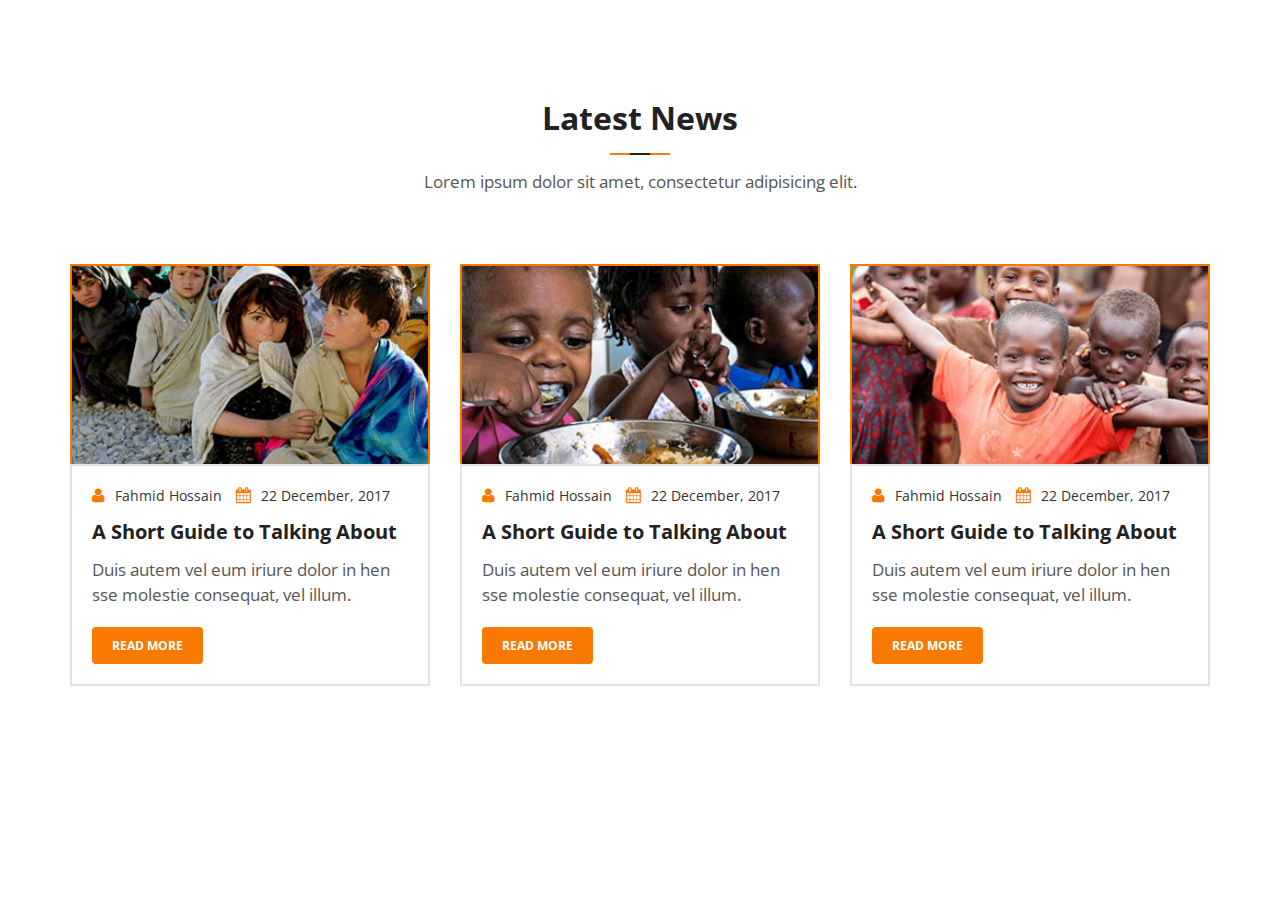
<file: index.html>
<html lang="en">
    <head>
        <meta charset="utf-8">
        <meta http-equiv="X-UA-Compatible" content="IE=edge">
        <meta name="viewport" content="width=device-width, initial-scale=1">

        <title>kindness-blog</title>

        <link href="https://fonts.googleapis.com/css?family=Open+Sans:400,400i,600,600i,700,700i" rel="stylesheet"> 

        <link href="assets/css/bootstrap.min.css" rel="stylesheet">
        <link href="assets/css/font-awesome.min.css" rel="stylesheet">
        <link href="assets/css/style.css" rel="stylesheet">
        <link href="assets/css/responsive.css" rel="stylesheet">
        
    </head>
    <body>
        
        <section class="section-padding">
            <div class="container">
                <div class="row"> 
                    <div class="col-md-12">
                        <div class="section-title">
                            <h2>Latest News</h2>
                            <p>Lorem ipsum dolor sit amet, consectetur adipisicing elit.</p>
                        </div>
                    </div>
                </div>

                <div class="row">
                    <div class="col-md-4">
                        <div class="single-blog-box">
                            <div class="blog-box-bg blog-box-bg-1"></div>
                            <div class="blog-box-content">
                                <p class="blog-box-meta">
                                    <span><a href="#"><i class="fa fa-user"></i>Fahmid Hossain</a></span>
                                   <span><i class="fa fa-calendar"></i>22 December, 2017</span>
                                </p>
                                <h3>A Short Guide to Talking About</h3>
                                <p>Duis autem vel eum iriure dolor in hen sse molestie consequat, vel illum.</p>
                                
                                <a href="#" class="blog-readmore-btn">Read More</a>
                            </div>
                        </div>
                    </div>
                    <div class="col-md-4">
                        <div class="single-blog-box">
                            <div class="blog-box-bg blog-box-bg-2"></div>
                            <div class="blog-box-content">
                                <p class="blog-box-meta">
                                    <span><a href="#"><i class="fa fa-user"></i>Fahmid Hossain</a></span>
                                   <span><i class="fa fa-calendar"></i>22 December, 2017</span>
                                </p>
                                <h3>A Short Guide to Talking About</h3>
                                <p>Duis autem vel eum iriure dolor in hen sse molestie consequat, vel illum.</p>
                                
                                <a href="#" class="blog-readmore-btn">Read More</a>
                            </div>
                        </div>
                    </div>
                    <div class="col-md-4">
                        <div class="single-blog-box">
                            <div class="blog-box-bg blog-box-bg-3"></div>
                            <div class="blog-box-content">
                                <p class="blog-box-meta">
                                    <span><a href="#"><i class="fa fa-user"></i>Fahmid Hossain</a></span>
                                   <span><i class="fa fa-calendar"></i>22 December, 2017</span>
                                </p>
                                <h3>A Short Guide to Talking About</h3>
                                <p>Duis autem vel eum iriure dolor in hen sse molestie consequat, vel illum.</p>
                                
                                <a href="#" class="blog-readmore-btn">Read More</a>
                            </div>
                        </div>
                    </div>
                </div>
            </div>
        </section>

        <script src="assets/js/jquery.min.js"></script>
        <script src="assets/js/bootstrap.min.js"></script>
        <script src="assets/js/main.js"></script>
    
    </body>
</html>
</file>
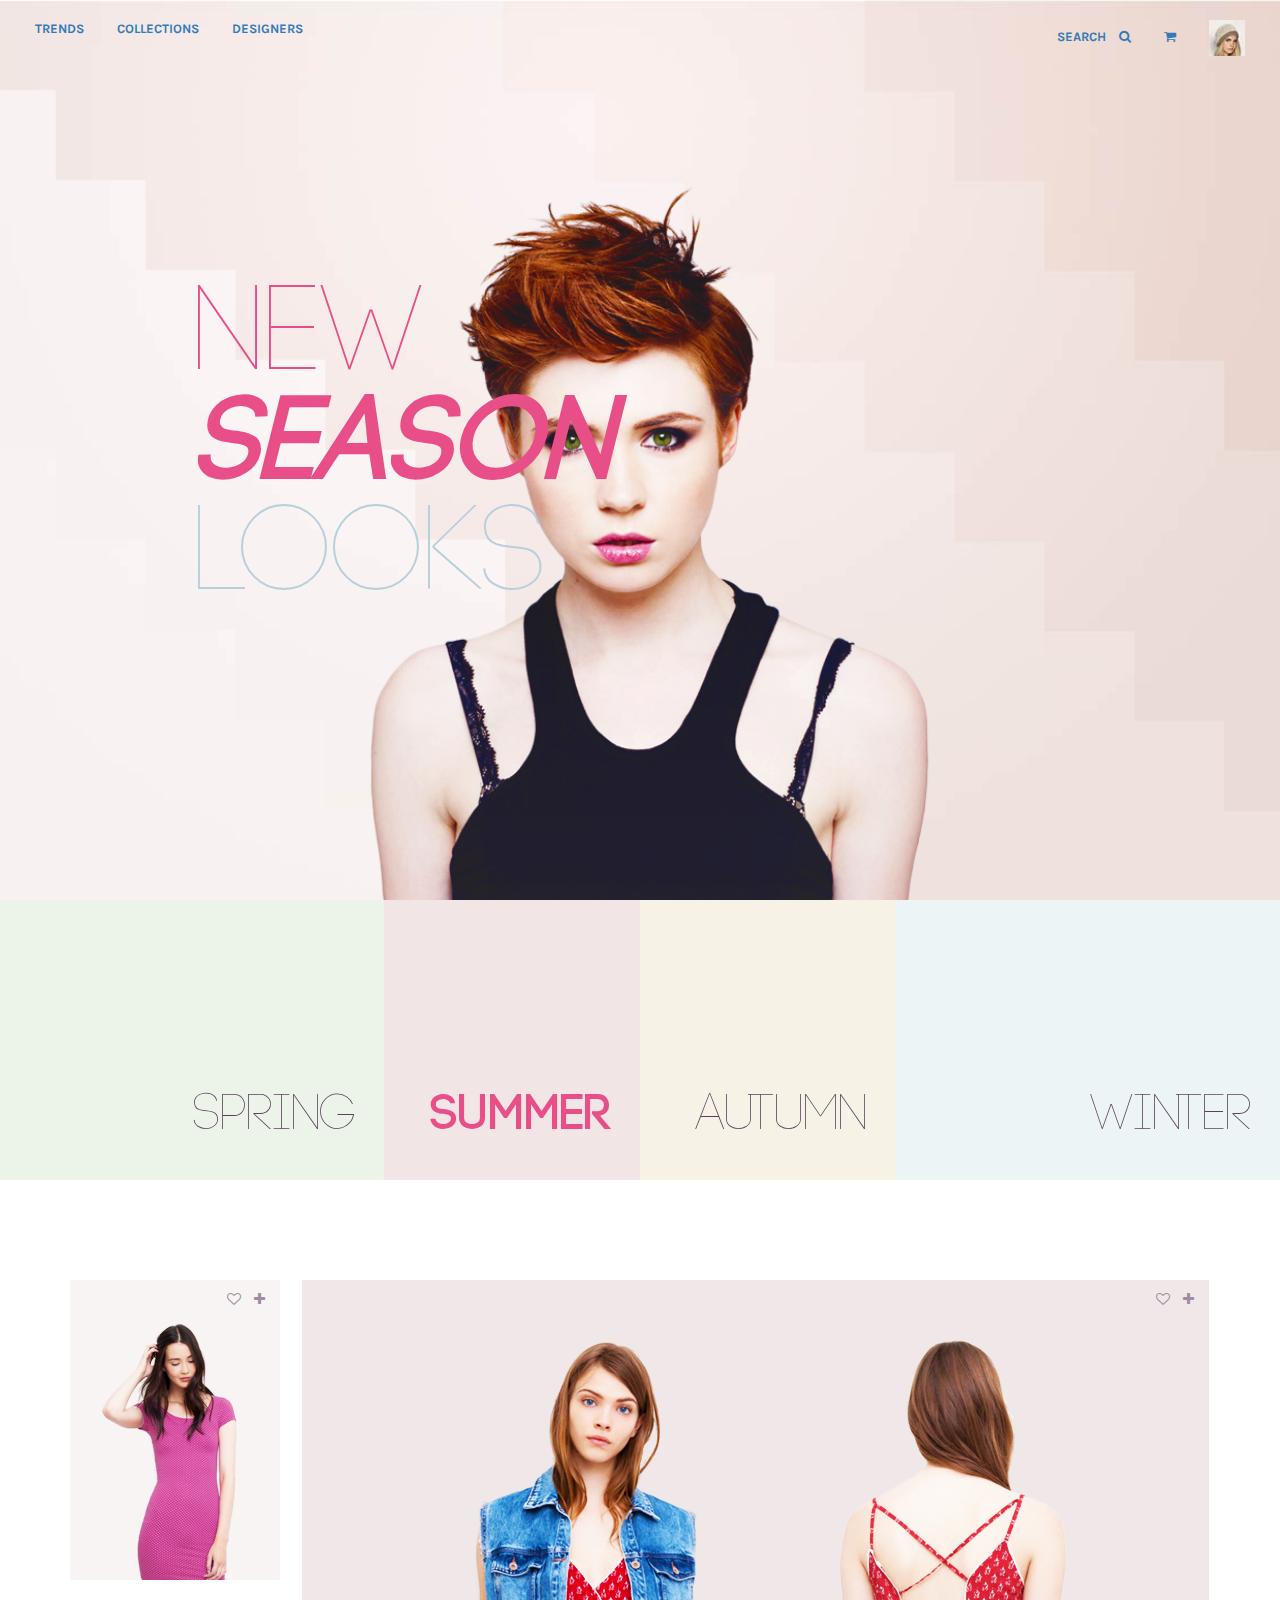
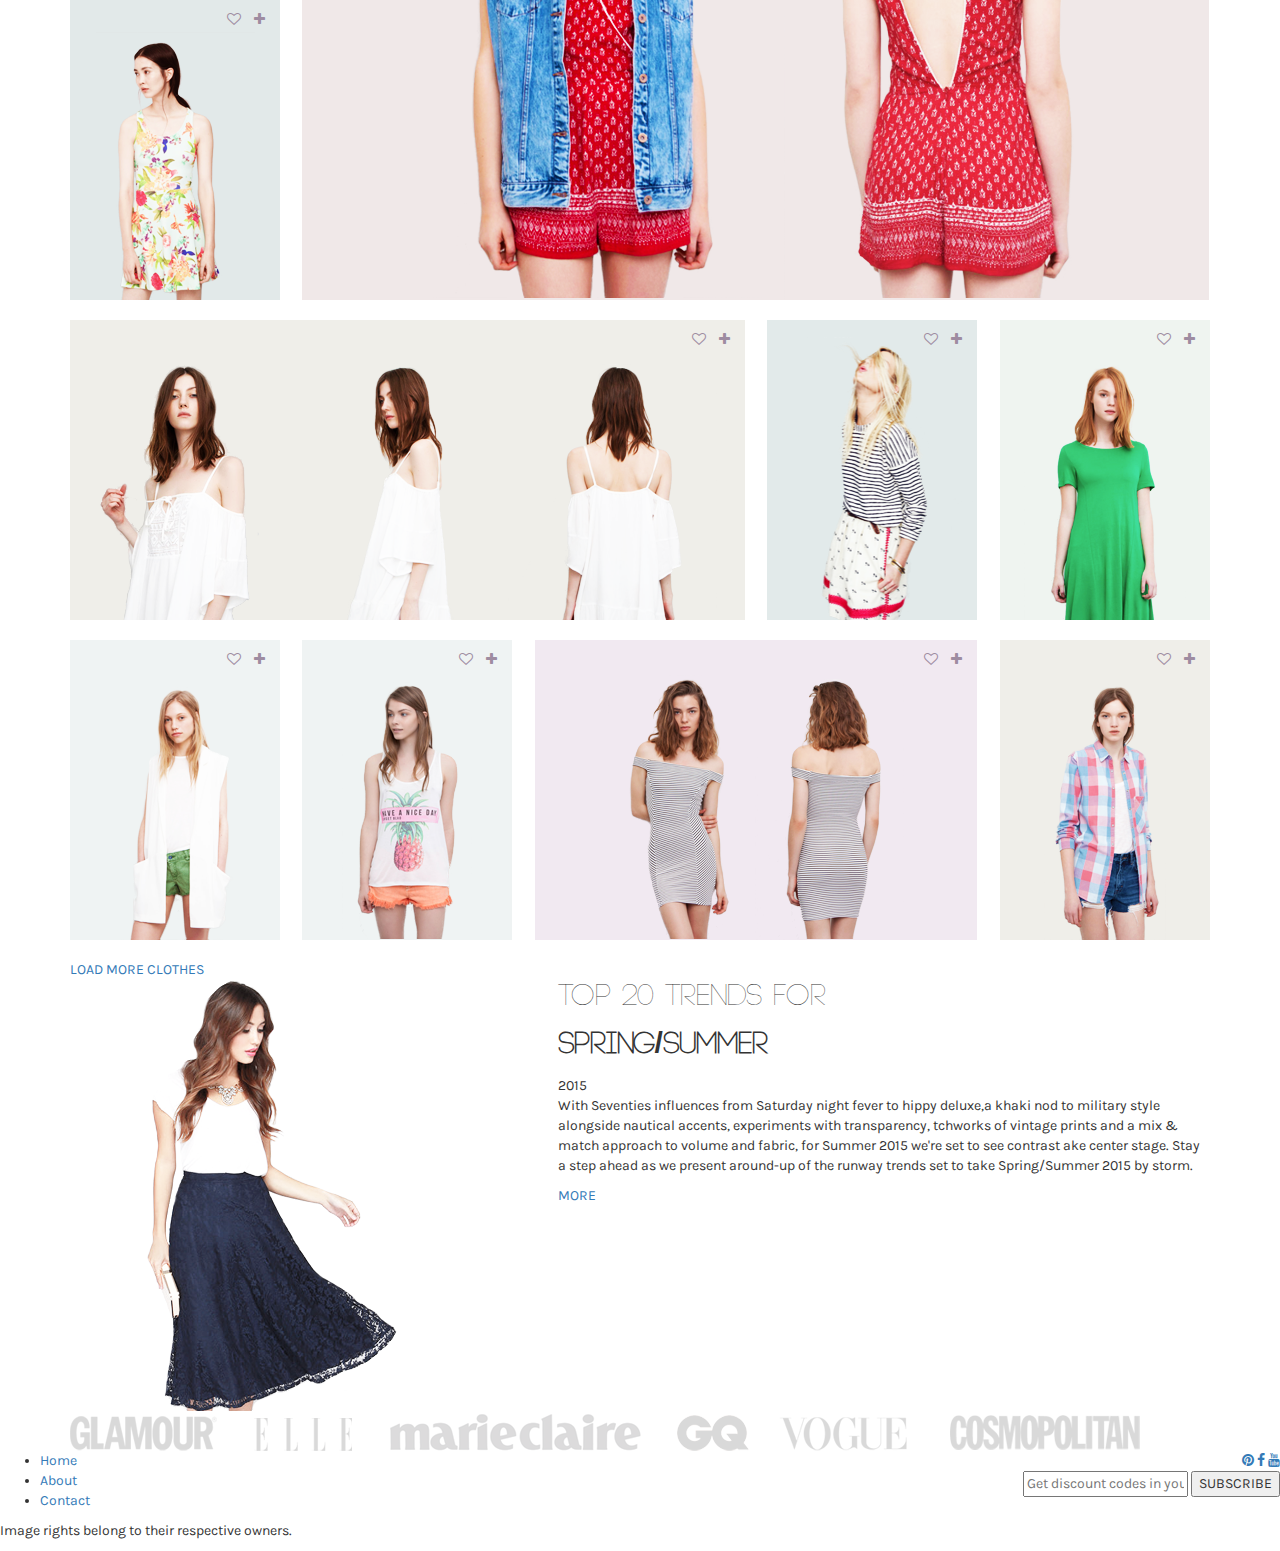
<file: Class-13/index.html>
<!DOCTYPE html>
<html lang="en">
    <head>
        <meta charset="utf-8">
        <meta http-equiv="X-UA-Compatible" content="IE=edge">
        <meta name="viewport" content="width=device-width, initial-scale=1">

        <title>Fashion Template Psd-HTML-Part-4</title>
        
        <link href="https://fonts.googleapis.com/css?family=Karla:400,400i,700,700i" rel="stylesheet">
        <link href="assets/css/bootstrap.min.css" rel="stylesheet">
        <link href="assets/css/font-awesome.min.css" rel="stylesheet">
        <link href="assets/css/owl.carousel.css" rel="stylesheet">
        <link href="assets/css/style.css" rel="stylesheet">
        <link href="assets/css/responsive.css" rel="stylesheet">
        
    </head>
    <body>
        <div class="header-top-area">
            <div class="container-fluid">
                <div class="row">
                    <div class="col-md-6">
                        <div class="header-left">
                            <a href="" class="menu-trigger">
                                <span></span>
                                <span></span>
                                <span></span>
                            </a>
                            <ul>
                                <li><a href="">TRENDS</a></li>
                                <li><a href="">COLLECTIONS</a></li>
                                <li><a href="">DESIGNERS</a></li>
                            </ul>
                        </div>
                    </div>
                    <div class="col-md-6">
                        <div class="header-right">
                            <a class="search-trigger" href="">SEARCH <i class="fa fa-search"></i></a>
                            <a href=""> <i class="fa fa-shopping-cart"></i></a>
                            <a href=""><img src="assets/img/logo.jpg" alt=""></a>
                        </div>
                    </div>
                </div>
            </div>
        </div>
        
        <div class="homepage-slider-wrap">
            <div class="homepage-sliders">
                <div class="single-slide-item">
                    <img src="assets/img/women.png" alt="">
                    <div class="slide-text-table">
                        <div class="slide-text-tablecell">
                            <p>NEW</p>
                            <p><strong><i>SEASON</i></strong></p>
                            <p class="slide-alternative-color">LOOKS</p>
                        </div>
                    </div>
                </div>
            </div>
        </div>
        
        <ul class="big-menu">
            <li><a href="">Spring</a></li>
            <li><a href="">Summer</a></li>
            <li><a href="">Autumn</a></li>
            <li><a href="">Winter</a></li>
        </ul>
        
        <div class="products-area">
            <div class="container">
                <div class="row">
                    <div class="col-md-12">
                        <div class="product-list">
                            <div class="single-product-item product-bg-1">
                                <div class="product-top-links">
                                    <a href=""><i class="fa fa-heart-o"></i></a>
                                    <a href=""><i class="fa fa-plus"></i></a>
                                </div>
                                <div class="product-hover">
                                    <a href="">View</a>
                                    <div class="product-bottom-info">
                                        <span class="product-price">$56</span>
                                        <h4>MADEWELL SKIRT</h4>
                                        <p>
                                            S, M, L
                                            <span class="color-sep"></span>
                                            <span class="product-color-box">
                                                <span class="product-color-white"></span>
                                                <span class="product-color-red"></span>
                                                <span class="product-color-green"></span>
                                            </span>
                                        </p>
                                    </div>
                                </div>
                            </div>
                            <div class="single-product-item product-bg-2">
                                <div class="product-top-links">
                                    <a href=""><i class="fa fa-heart-o"></i></a>
                                    <a href=""><i class="fa fa-plus"></i></a>
                                </div>
                                <div class="product-hover">
                                    <a href="">View</a>
                                    <div class="product-bottom-info">
                                        <span class="product-price">$56</span>
                                        <h4>MADEWELL SKIRT</h4>
                                        <p>
                                            S, M,
                                            <span class="color-sep"></span>
                                            <span class="product-color-box">
                                                <span class="product-color-white"></span>
                                                <span class="product-color-red"></span>
                                                <span class="product-color-green"></span>
                                            </span>
                                        </p>
                                    </div>
                                </div>
                            </div>
                            <div class="single-product-item product-bg-3">
                                <div class="product-top-links">
                                    <a href=""><i class="fa fa-heart-o"></i></a>
                                    <a href=""><i class="fa fa-plus"></i></a>
                                </div>
                                <div class="product-hover">
                                    <a href="">View</a>
                                    <div class="product-bottom-info">
                                        <span class="product-price">$56</span>
                                        <h4>MADEWELL SKIRT</h4>
                                        <p>
                                            S, M, L
                                            <span class="color-sep"></span>
                                            <span class="product-color-box">
                                                <span class="product-color-white"></span>
                                                <span class="product-color-red"></span>
                                                <span class="product-color-green"></span>
                                            </span>
                                        </p>
                                    </div>
                                </div>
                            </div>
                            <div class="single-product-item product-bg-4">
                                <div class="product-top-links">
                                    <a href=""><i class="fa fa-heart-o"></i></a>
                                    <a href=""><i class="fa fa-plus"></i></a>
                                </div>
                                <div class="product-hover">
                                    <a href="">View</a>
                                    <div class="product-bottom-info">
                                        <span class="product-price">$56</span>
                                        <h4>MADEWELL SKIRT</h4>
                                        <p>
                                            S, M, L
                                            <span class="color-sep"></span>
                                            <span class="product-color-box">
                                                <span class="product-color-white"></span>
                                                <span class="product-color-red"></span>
                                                <span class="product-color-green"></span>
                                            </span>
                                        </p>
                                    </div>
                                </div>
                            </div>
                            <div class="single-product-item product-bg-5">
                                <div class="product-top-links">
                                    <a href=""><i class="fa fa-heart-o"></i></a>
                                    <a href=""><i class="fa fa-plus"></i></a>
                                </div>
                                <div class="product-hover">
                                    <a href="">View</a>
                                    <div class="product-bottom-info">
                                        <span class="product-price">$56</span>
                                        <h4>MADEWELL SKIRT</h4>
                                        <p>
                                            S, M, L
                                            <span class="color-sep"></span>
                                            <span class="product-color-box">
                                                <span class="product-color-white"></span>
                                                <span class="product-color-red"></span>
                                                <span class="product-color-green"></span>
                                            </span>
                                        </p>
                                    </div>
                                </div>
                            </div>
                            <div class="single-product-item product-bg-6">
                                <div class="product-top-links">
                                    <a href=""><i class="fa fa-heart-o"></i></a>
                                    <a href=""><i class="fa fa-plus"></i></a>
                                </div>
                                <div class="product-hover">
                                    <a href="">View</a>
                                    <div class="product-bottom-info">
                                        <span class="product-price">$56</span>
                                        <h4>MADEWELL SKIRT</h4>
                                        <p>
                                            S, M, L
                                            <span class="color-sep"></span>
                                            <span class="product-color-box">
                                                <span class="product-color-white"></span>
                                                <span class="product-color-red"></span>
                                                <span class="product-color-green"></span>
                                            </span>
                                        </p>
                                    </div>
                                </div>
                            </div>
                            <div class="single-product-item product-bg-7">
                                <div class="product-top-links">
                                    <a href=""><i class="fa fa-heart-o"></i></a>
                                    <a href=""><i class="fa fa-plus"></i></a>
                                </div>
                                <div class="product-hover">
                                    <a href="">View</a>
                                    <div class="product-bottom-info">
                                        <span class="product-price">$56</span>
                                        <h4>MADEWELL SKIRT</h4>
                                        <p>
                                            S, M, L
                                            <span class="color-sep"></span>
                                            <span class="product-color-box">
                                                <span class="product-color-white"></span>
                                                <span class="product-color-red"></span>
                                                <span class="product-color-green"></span>
                                            </span>
                                        </p>
                                    </div>
                                </div>
                            </div>
                            <div class="single-product-item product-bg-8">
                                <div class="product-top-links">
                                    <a href=""><i class="fa fa-heart-o"></i></a>
                                    <a href=""><i class="fa fa-plus"></i></a>
                                </div>
                                <div class="product-hover">
                                    <a href="">View</a>
                                    <div class="product-bottom-info">
                                        <span class="product-price">$56</span>
                                        <h4>MADEWELL SKIRT</h4>
                                        <p>
                                            S, M, L
                                            <span class="color-sep"></span>
                                            <span class="product-color-box">
                                                <span class="product-color-white"></span>
                                                <span class="product-color-red"></span>
                                                <span class="product-color-green"></span>
                                            </span>
                                        </p>
                                    </div>
                                </div>
                            </div>
                            <div class="single-product-item product-bg-9">
                                <div class="product-top-links">
                                    <a href=""><i class="fa fa-heart-o"></i></a>
                                    <a href=""><i class="fa fa-plus"></i></a>
                                </div>
                                <div class="product-hover">
                                    <a href="">View</a>
                                    <div class="product-bottom-info">
                                        <span class="product-price">$56</span>
                                        <h4>MADEWELL SKIRT</h4>
                                        <p>
                                            S, M, L
                                            <span class="color-sep"></span>
                                            <span class="product-color-box">
                                                <span class="product-color-white"></span>
                                                <span class="product-color-red"></span>
                                                <span class="product-color-green"></span>
                                            </span>
                                        </p>
                                    </div>
                                </div>
                            </div>
                            <div class="single-product-item product-bg-10">
                                <div class="product-top-links">
                                    <a href=""><i class="fa fa-heart-o"></i></a>
                                    <a href=""><i class="fa fa-plus"></i></a>
                                </div>
                                <div class="product-hover">
                                    <a href="">View</a>
                                    <div class="product-bottom-info">
                                        <span class="product-price">$56</span>
                                        <h4>MADEWELL SKIRT</h4>
                                        <p>
                                            S, M, L
                                            <span class="color-sep"></span>
                                            <span class="product-color-box">
                                                <span class="product-color-white"></span>
                                                <span class="product-color-red"></span>
                                                <span class="product-color-green"></span>
                                            </span>
                                        </p>
                                    </div>
                                </div>
                            </div>
                        </div>
                        
                        <a href="" class="load-more-product-btn">LOAD MORE CLOTHES</a>
                        
                        <div class="product-promotions">
                            <div class="single-product-promotion">
                                <div class="row">
                                    <div class="col-md-5">
                                        <div class="promo-bg">
                                            <img src="assets/img/lady.png" alt="">
                                        </div>
                                    </div>
                                    <div class="col-md-7">
                                        <div class="promo-content">
                                            <div class="promo-title">
                                                <h2>Top 20 trends for</h2>
                                                <h2><strong>Spring/Summer</strong></h2>
                                                <span class="year-text">2015</span>
                                            </div>
                                            
                                             <p>With Seventies influences from Saturday night fever to hippy deluxe,a khaki nod to military style alongside nautical accents, experiments with transparency, tchworks of vintage prints and a mix & match approach to volume and fabric, for Summer 2015 we're set to see contrast ake center stage. Stay a step ahead as we present around-up of the runway trends set to take Spring/Summer 2015 by storm.</p>

                                            <a href="" class="boxed-btn">MORE</a>
                                        </div>
                                        
                                    </div>
                                </div>
                            </div>
                        </div>
                        
                        <div class="brand-images">
                            <img src="assets/img/brand.png" alt="">
                        </div>
                    </div>
                </div>
            </div>
        </div>
        
        <div class="footer-area">
            <container>
                <div class="row">
                    <div class="col-md-6">
                        <div class="footer-menu">
                            <ul>
                                <li><a href="">Home</a></li>
                                <li><a href="">About</a></li>
                                <li><a href="">Contact</a></li>
                            </ul>
                        </div>
                        <p>Image rights belong to their respective owners.</p>
                    </div>
                    <div class="col-md-6 text-right">
                        <div class="social-links">
                            <a href="" target="_blank"><i class="fa fa-pinterest"></i></a>
                            <a href="" target="_blank"><i class="fa fa-facebook"></i></a>
                            <a href="" target="_blank"><i class="fa fa-youtube"></i></a>
                        </div>
                        
                        <div class="emil-subscribe-form">
                            <input type="email" placeholder="Get discount codes in your inbox">
                            <input type="submit" value="SUBSCRIBE">
                        </div>
                    </div>
                </div>
            </container>
        </div>
        

        <script src="assets/js/jquery.min.js"></script>
        <script src="assets/js/owl.carousel.min.js"></script>
        <script src="assets/js/jquery-masonry.min.js"></script>
        <script src="assets/js/bootstrap.min.js"></script>
        <script src="assets/js/main.js"></script>
    </body>
</html>
</file>
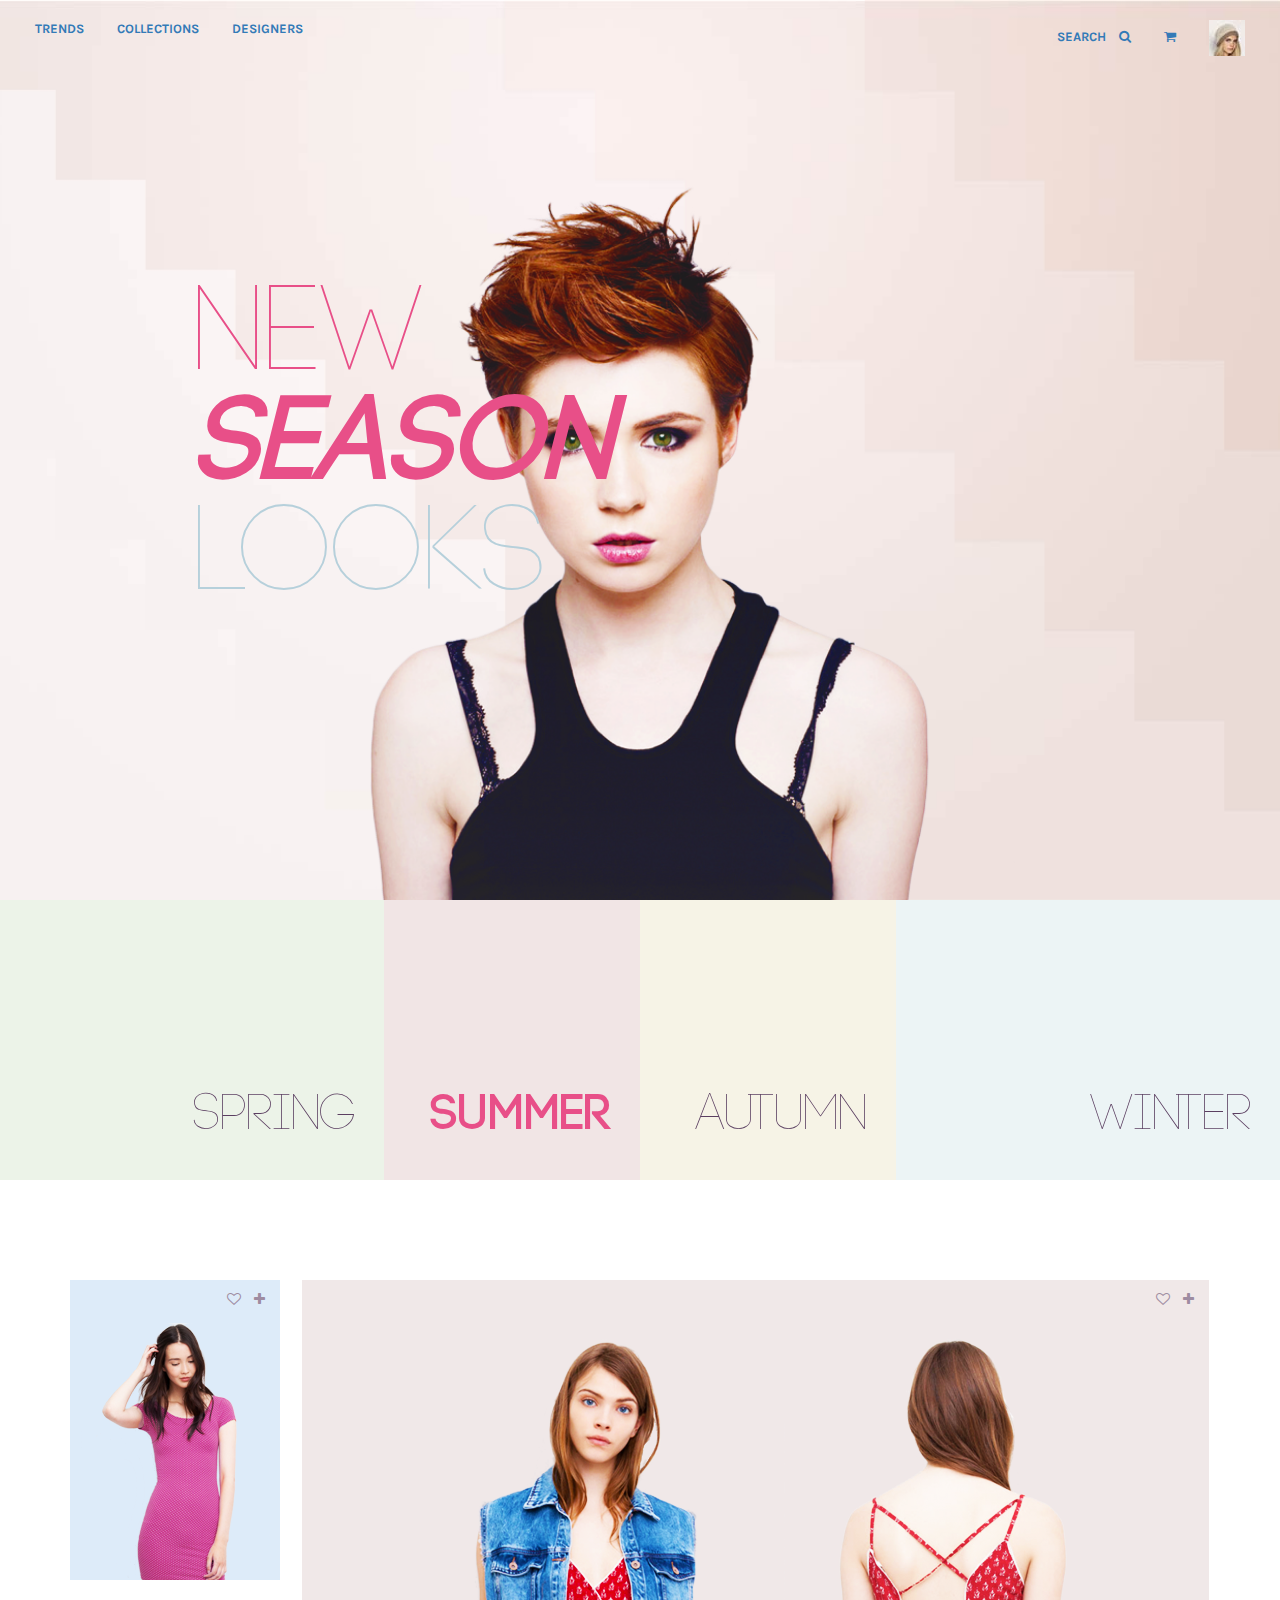
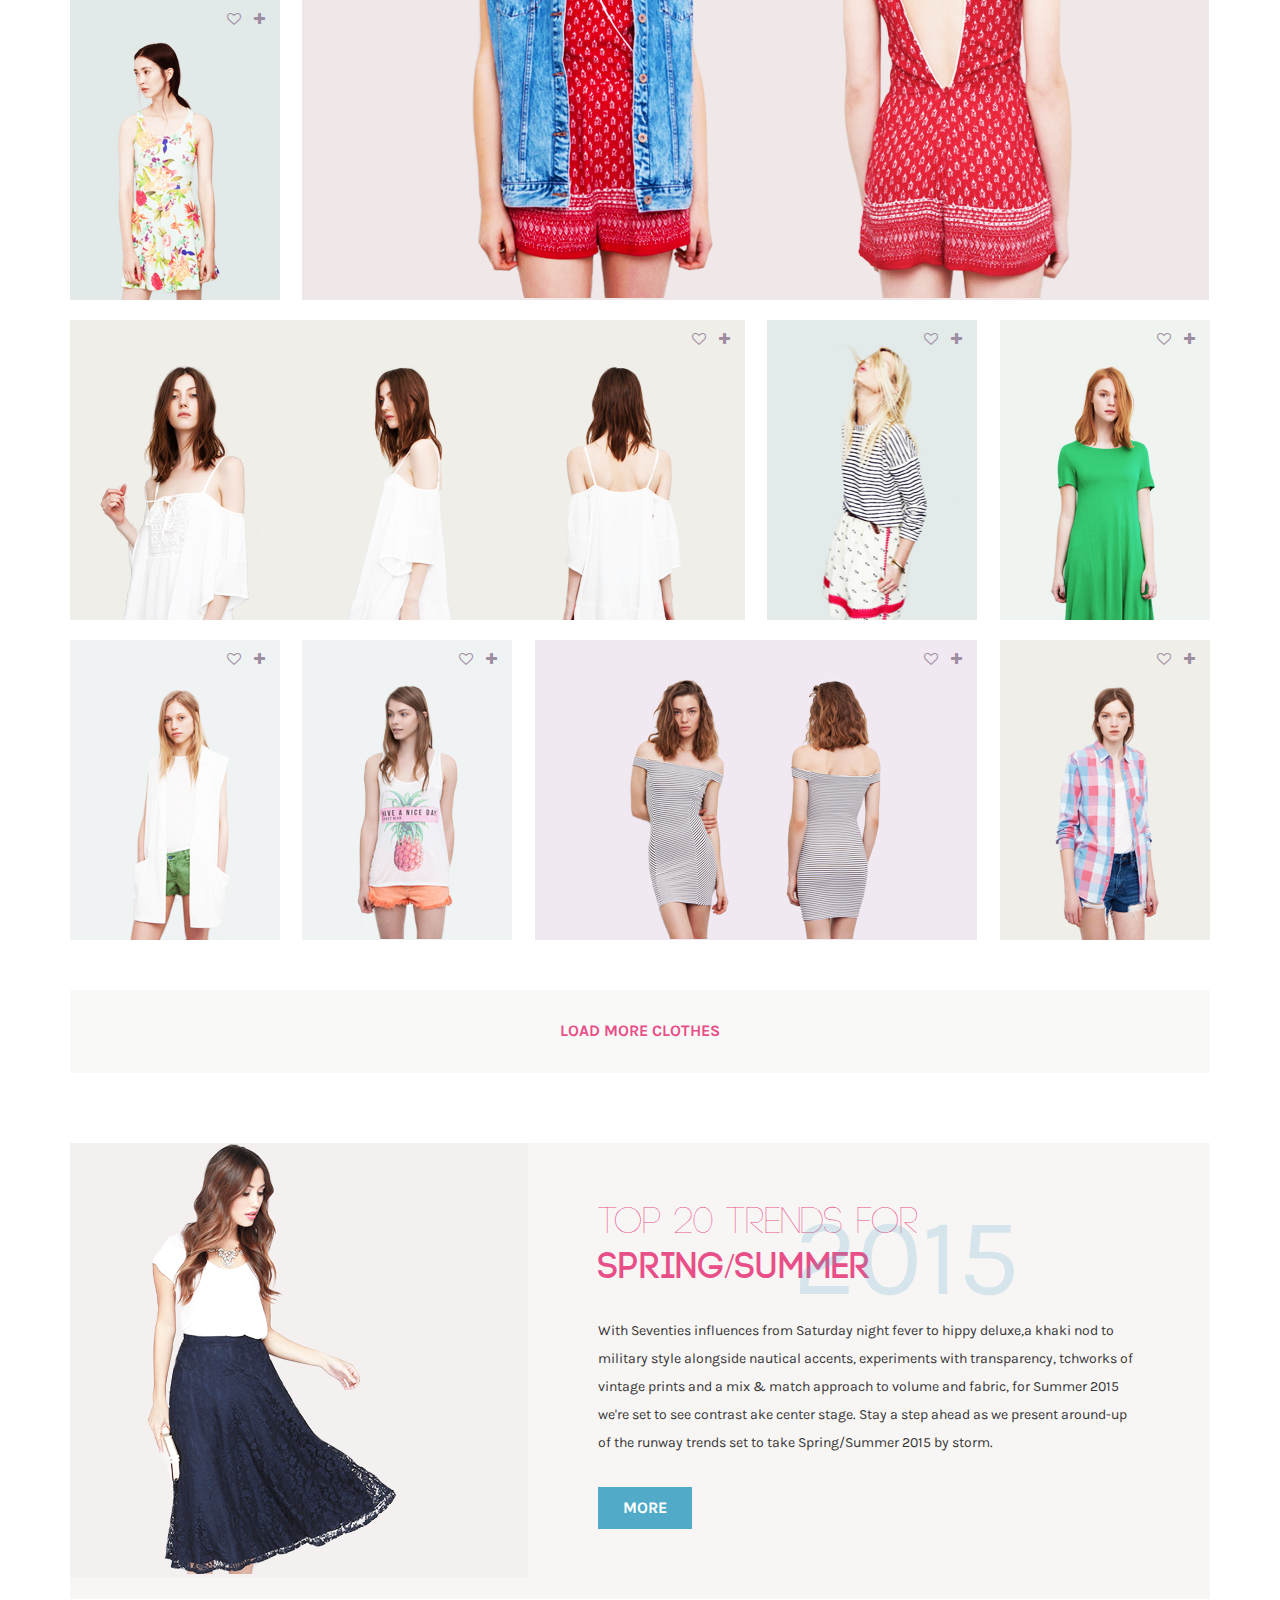
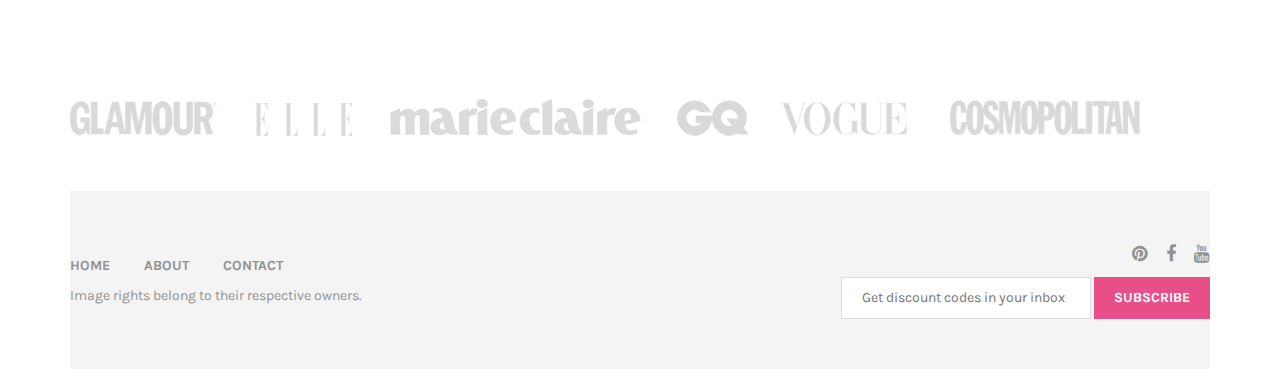
<file: Class-14/index.html>
<!DOCTYPE html>
<html lang="en">
    <head>
        <meta charset="utf-8">
        <meta http-equiv="X-UA-Compatible" content="IE=edge">
        <meta name="viewport" content="width=device-width, initial-scale=1">

        <title>Fashion Template Psd-HTML-Part-5</title>
        
        <link href="https://fonts.googleapis.com/css?family=Karla:400,400i,700,700i" rel="stylesheet">
        <link href="assets/css/bootstrap.min.css" rel="stylesheet">
        <link href="assets/css/font-awesome.min.css" rel="stylesheet">
        <link href="assets/css/owl.carousel.css" rel="stylesheet">
        <link href="assets/css/style.css" rel="stylesheet">
        <link href="assets/css/responsive.css" rel="stylesheet">
        
    </head>
    <body>
        <div class="header-top-area">
            <div class="container-fluid">
                <div class="row">
                    <div class="col-md-6">
                        <div class="header-left">
                            <a href="" class="menu-trigger">
                                <span></span>
                                <span></span>
                                <span></span>
                            </a>
                            <ul>
                                <li><a href="">TRENDS</a></li>
                                <li><a href="">COLLECTIONS</a></li>
                                <li><a href="">DESIGNERS</a></li>
                            </ul>
                        </div>
                    </div>
                    <div class="col-md-6">
                        <div class="header-right">
                            <a class="search-trigger" href="">SEARCH <i class="fa fa-search"></i></a>
                            <a href=""> <i class="fa fa-shopping-cart"></i></a>
                            <a href=""><img src="assets/img/logo.jpg" alt=""></a>
                        </div>
                    </div>
                </div>
            </div>
        </div>
        
        <div class="homepage-slider-wrap">
            <div class="homepage-sliders">
                <div class="single-slide-item">
                    <img src="assets/img/women.png" alt="">
                    <div class="slide-text-table">
                        <div class="slide-text-tablecell">
                            <p>NEW</p>
                            <p><strong><i>SEASON</i></strong></p>
                            <p class="slide-alternative-color">LOOKS</p>
                        </div>
                    </div>
                </div>
            </div>
        </div>
        
        <ul class="big-menu">
            <li><a href="">Spring</a></li>
            <li><a href="">Summer</a></li>
            <li><a href="">Autumn</a></li>
            <li><a href="">Winter</a></li>
        </ul>
        
        <div class="products-area">
            <div class="container">
                <div class="row">
                    <div class="col-md-12">
                        <div class="product-list">
                            <div class="single-product-item product-bg-1">
                                <div class="product-top-links">
                                    <a href=""><i class="fa fa-heart-o"></i></a>
                                    <a href=""><i class="fa fa-plus"></i></a>
                                </div>
                                <div class="product-hover">
                                    <a href="">View</a>
                                    <div class="product-bottom-info">
                                        <span class="product-price">$56</span>
                                        <h4>MADEWELL SKIRT</h4>
                                        <p>
                                            S, M, L
                                            <span class="color-sep"></span>
                                            <span class="product-color-box">
                                                <span class="product-color-white"></span>
                                                <span class="product-color-red"></span>
                                                <span class="product-color-green"></span>
                                            </span>
                                        </p>
                                    </div>
                                </div>
                            </div>
                            <div class="single-product-item product-bg-2">
                                <div class="product-top-links">
                                    <a href=""><i class="fa fa-heart-o"></i></a>
                                    <a href=""><i class="fa fa-plus"></i></a>
                                </div>
                                <div class="product-hover">
                                    <a href="">View</a>
                                    <div class="product-bottom-info">
                                        <span class="product-price">$56</span>
                                        <h4>MADEWELL SKIRT</h4>
                                        <p>
                                            S, M, L
                                            <span class="color-sep"></span>
                                            <span class="product-color-box">
                                                <span class="product-color-white"></span>
                                                <span class="product-color-red"></span>
                                                <span class="product-color-green"></span>
                                            </span>
                                        </p>
                                    </div>
                                </div>
                            </div>
                            <div class="single-product-item product-bg-3">
                                <div class="product-top-links">
                                    <a href=""><i class="fa fa-heart-o"></i></a>
                                    <a href=""><i class="fa fa-plus"></i></a>
                                </div>
                                <div class="product-hover">
                                    <a href="">View</a>
                                    <div class="product-bottom-info">
                                        <span class="product-price">$56</span>
                                        <h4>MADEWELL SKIRT</h4>
                                        <p>
                                            S, M, L
                                            <span class="color-sep"></span>
                                            <span class="product-color-box">
                                                <span class="product-color-white"></span>
                                                <span class="product-color-red"></span>
                                                <span class="product-color-green"></span>
                                            </span>
                                        </p>
                                    </div>
                                </div>
                            </div>
                            <div class="single-product-item product-bg-4">
                                <div class="product-top-links">
                                    <a href=""><i class="fa fa-heart-o"></i></a>
                                    <a href=""><i class="fa fa-plus"></i></a>
                                </div>
                                <div class="product-hover">
                                    <a href="">View</a>
                                    <div class="product-bottom-info">
                                        <span class="product-price">$56</span>
                                        <h4>MADEWELL SKIRT</h4>
                                        <p>
                                            S, M, L
                                            <span class="color-sep"></span>
                                            <span class="product-color-box">
                                                <span class="product-color-white"></span>
                                                <span class="product-color-red"></span>
                                                <span class="product-color-green"></span>
                                            </span>
                                        </p>
                                    </div>
                                </div>
                            </div>
                            <div class="single-product-item product-bg-5">
                                <div class="product-top-links">
                                    <a href=""><i class="fa fa-heart-o"></i></a>
                                    <a href=""><i class="fa fa-plus"></i></a>
                                </div>
                                <div class="product-hover">
                                    <a href="">View</a>
                                    <div class="product-bottom-info">
                                        <span class="product-price">$56</span>
                                        <h4>MADEWELL SKIRT</h4>
                                        <p>
                                            S, M, L
                                            <span class="color-sep"></span>
                                            <span class="product-color-box">
                                                <span class="product-color-white"></span>
                                                <span class="product-color-red"></span>
                                                <span class="product-color-green"></span>
                                            </span>
                                        </p>
                                    </div>
                                </div>
                            </div>
                            <div class="single-product-item product-bg-6">
                                <div class="product-top-links">
                                    <a href=""><i class="fa fa-heart-o"></i></a>
                                    <a href=""><i class="fa fa-plus"></i></a>
                                </div>
                                <div class="product-hover">
                                    <a href="">View</a>
                                    <div class="product-bottom-info">
                                        <span class="product-price">$56</span>
                                        <h4>MADEWELL SKIRT</h4>
                                        <p>
                                            S, M, L
                                            <span class="color-sep"></span>
                                            <span class="product-color-box">
                                                <span class="product-color-white"></span>
                                                <span class="product-color-red"></span>
                                                <span class="product-color-green"></span>
                                            </span>
                                        </p>
                                    </div>
                                </div>
                            </div>
                            <div class="single-product-item product-bg-7">
                                <div class="product-top-links">
                                    <a href=""><i class="fa fa-heart-o"></i></a>
                                    <a href=""><i class="fa fa-plus"></i></a>
                                </div>
                                <div class="product-hover">
                                    <a href="">View</a>
                                    <div class="product-bottom-info">
                                        <span class="product-price">$56</span>
                                        <h4>MADEWELL SKIRT</h4>
                                        <p>
                                            S, M, L
                                            <span class="color-sep"></span>
                                            <span class="product-color-box">
                                                <span class="product-color-white"></span>
                                                <span class="product-color-red"></span>
                                                <span class="product-color-green"></span>
                                            </span>
                                        </p>
                                    </div>
                                </div>
                            </div>
                            <div class="single-product-item product-bg-8">
                                <div class="product-top-links">
                                    <a href=""><i class="fa fa-heart-o"></i></a>
                                    <a href=""><i class="fa fa-plus"></i></a>
                                </div>
                                <div class="product-hover">
                                    <a href="">View</a>
                                    <div class="product-bottom-info">
                                        <span class="product-price">$56</span>
                                        <h4>MADEWELL SKIRT</h4>
                                        <p>
                                            S, M, L
                                            <span class="color-sep"></span>
                                            <span class="product-color-box">
                                                <span class="product-color-white"></span>
                                                <span class="product-color-red"></span>
                                                <span class="product-color-green"></span>
                                            </span>
                                        </p>
                                    </div>
                                </div>
                            </div>
                            <div class="single-product-item product-bg-9">
                                <div class="product-top-links">
                                    <a href=""><i class="fa fa-heart-o"></i></a>
                                    <a href=""><i class="fa fa-plus"></i></a>
                                </div>
                                <div class="product-hover">
                                    <a href="">View</a>
                                    <div class="product-bottom-info">
                                        <span class="product-price">$56</span>
                                        <h4>MADEWELL SKIRT</h4>
                                        <p>
                                            S, M, L
                                            <span class="color-sep"></span>
                                            <span class="product-color-box">
                                                <span class="product-color-white"></span>
                                                <span class="product-color-red"></span>
                                                <span class="product-color-green"></span>
                                            </span>
                                        </p>
                                    </div>
                                </div>
                            </div>
                            <div class="single-product-item product-bg-10">
                                <div class="product-top-links">
                                    <a href=""><i class="fa fa-heart-o"></i></a>
                                    <a href=""><i class="fa fa-plus"></i></a>
                                </div>
                                <div class="product-hover">
                                    <a href="">View</a>
                                    <div class="product-bottom-info">
                                        <span class="product-price">$56</span>
                                        <h4>MADEWELL SKIRT</h4>
                                        <p>
                                            S, M, L
                                            <span class="color-sep"></span>
                                            <span class="product-color-box">
                                                <span class="product-color-white"></span>
                                                <span class="product-color-red"></span>
                                                <span class="product-color-green"></span>
                                            </span>
                                        </p>
                                    </div>
                                </div>
                            </div>
                        </div>
                        
                        <a href="" class="load-more-product-btn">LOAD MORE CLOTHES</a>
                        
                        <div class="product-promotions">
                            <div class="single-product-promotion">
                                <div class="row">
                                    <div class="col-md-5">
                                        <div class="promo-bg">
                                            <img src="assets/img/lady.png" alt="">
                                        </div>
                                    </div>
                                    <div class="col-md-7">
                                        <div class="promo-content">
                                            <div class="promo-title">
                                                <h2>Top 20 trends for</h2>
                                                <h2><strong>Spring/Summer</strong></h2>
                                                <span class="year-text">2015</span>
                                            </div>
                                            
                                             <p>With Seventies influences from Saturday night fever to hippy deluxe,a khaki nod to military style alongside nautical accents, experiments with transparency, tchworks of vintage prints and a mix & match approach to volume and fabric, for Summer 2015 we're set to see contrast ake center stage. Stay a step ahead as we present around-up of the runway trends set to take Spring/Summer 2015 by storm.</p>

                                            <a href="" class="boxed-btn">MORE</a>
                                        </div>
                                        
                                    </div>
                                </div>
                            </div>
                        </div>
                        
                        <div class="brand-images">
                            <img src="assets/img/brand.png" alt="">
                        </div>
                    </div>
                </div>
            </div>
        </div>
        
        <div class="footer-area">
            <container>
                <div class="row">
                    <div class="col-md-6">
                        <div class="footer-menu">
                            <ul>
                                <li><a href="">Home</a></li>
                                <li><a href="">About</a></li>
                                <li><a href="">Contact</a></li>
                            </ul>
                        </div>
                        <p>Image rights belong to their respective owners.</p>
                    </div>
                    <div class="col-md-6 text-right">
                        <div class="social-links">
                            <a href="" target="_blank"><i class="fa fa-pinterest"></i></a>
                            <a href="" target="_blank"><i class="fa fa-facebook"></i></a>
                            <a href="" target="_blank"><i class="fa fa-youtube"></i></a>
                        </div>
                        
                        <div class="emil-subscribe-form">
                            <input type="email" placeholder="Get discount codes in your inbox">
                            <input type="submit" value="SUBSCRIBE">
                        </div>
                    </div>
                </div>
            </container>
        </div>
        

        <script src="assets/js/jquery.min.js"></script>
        <script src="assets/js/owl.carousel.min.js"></script>
        <script src="assets/js/jquery-masonry.min.js"></script>
        <script src="assets/js/bootstrap.min.js"></script>
        <script src="assets/js/main.js"></script>
    </body>
</html>
</file>
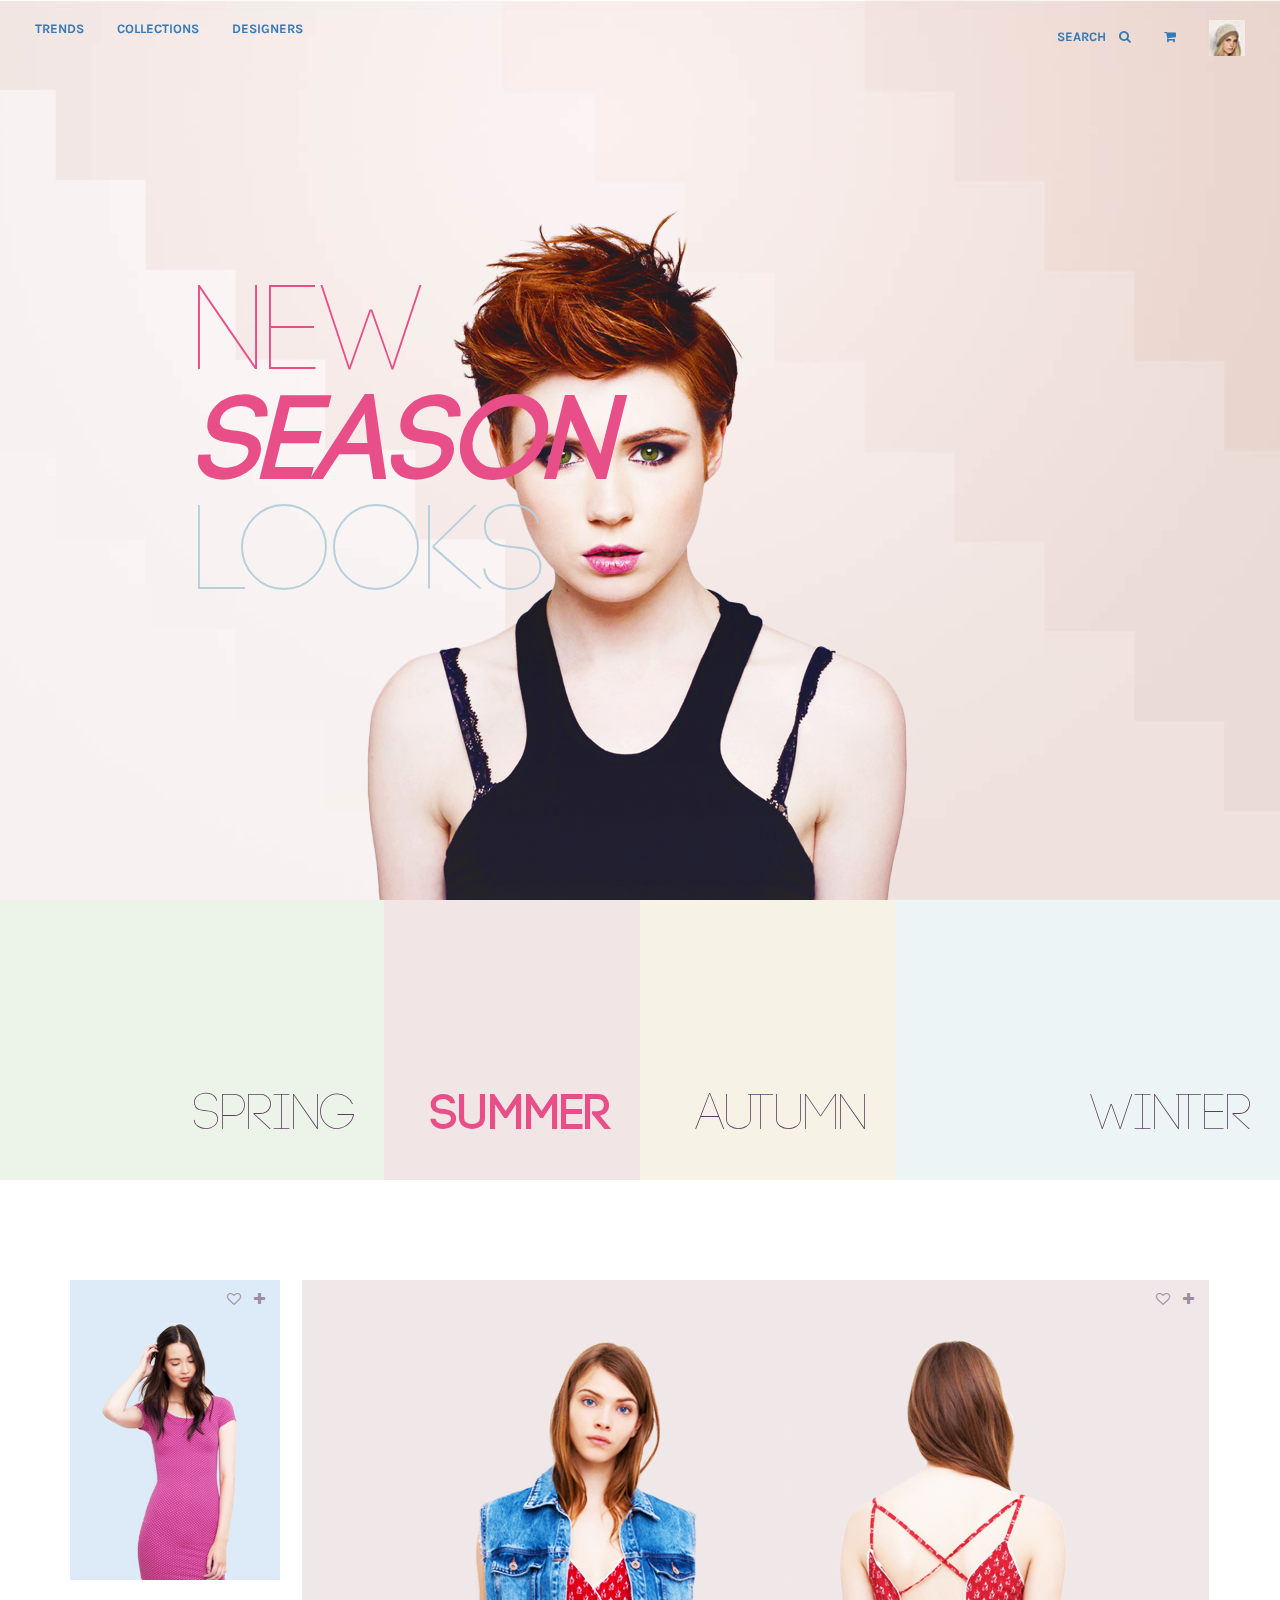
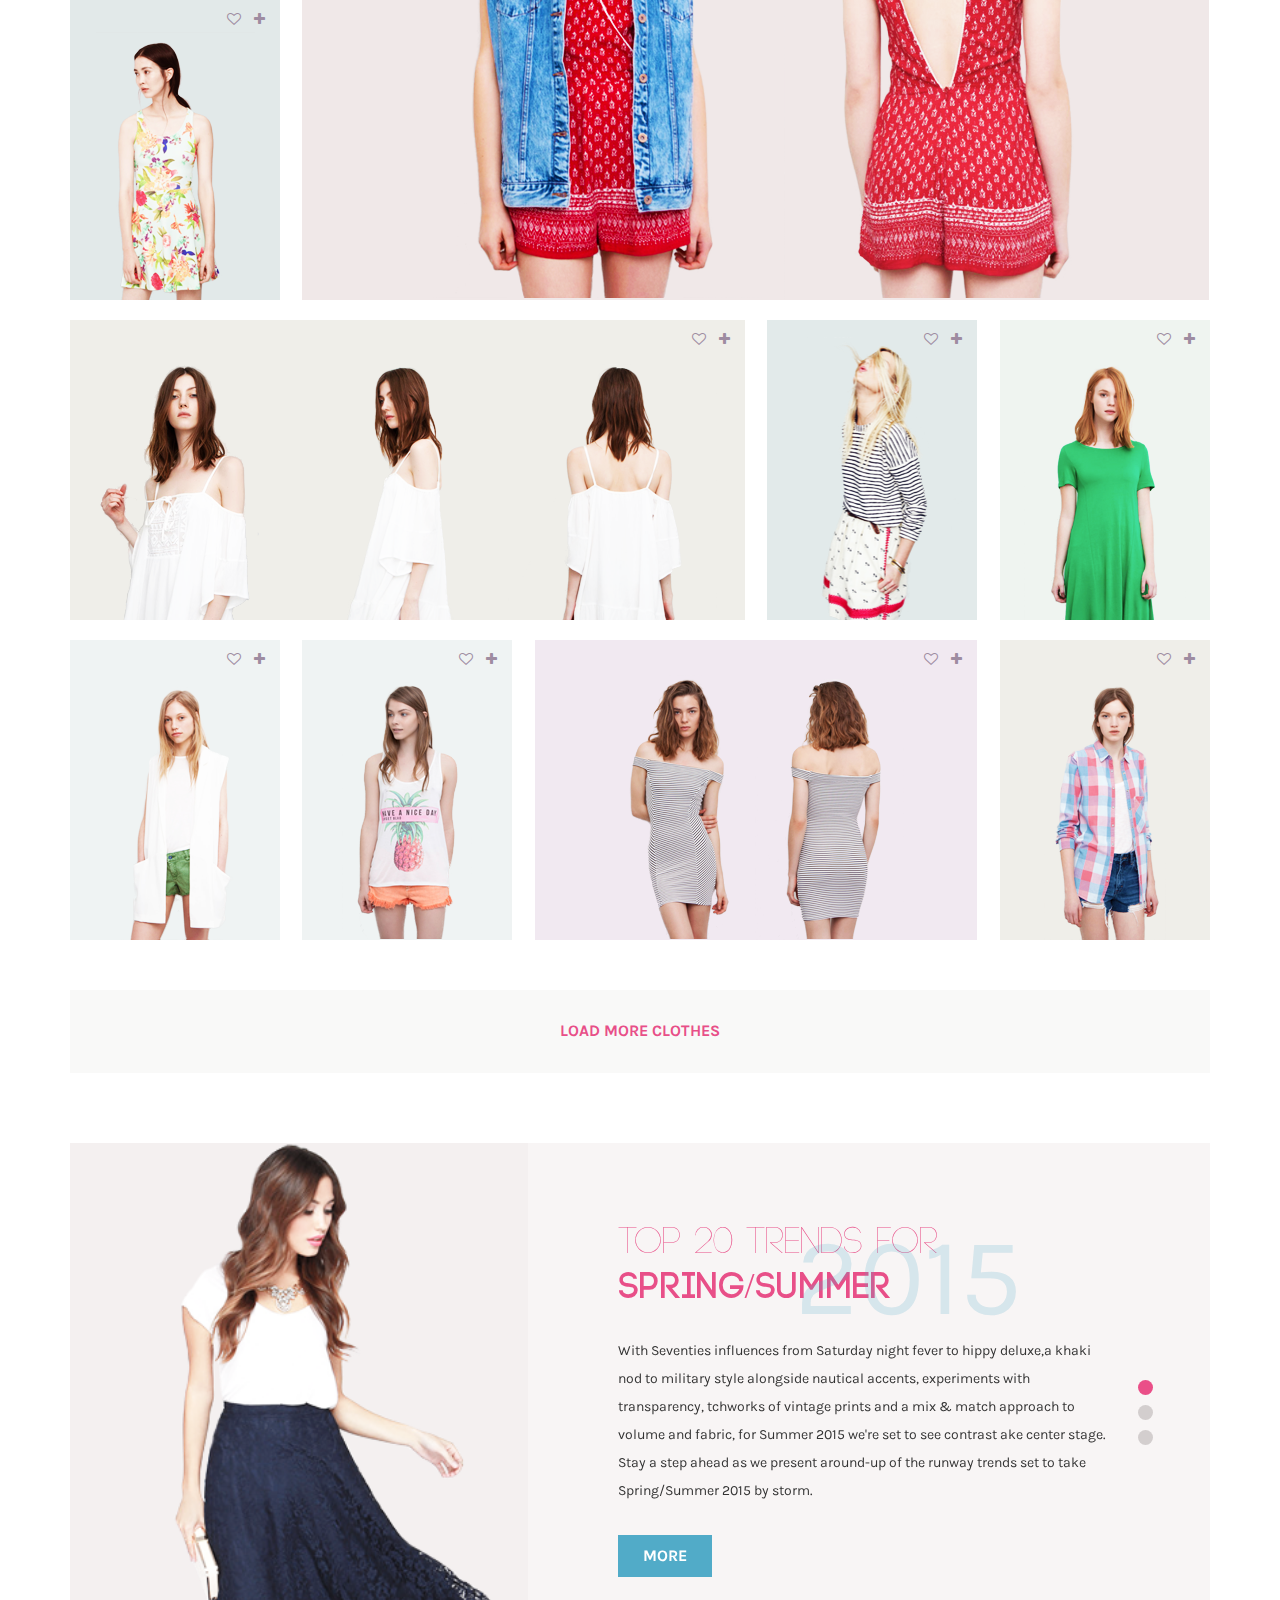
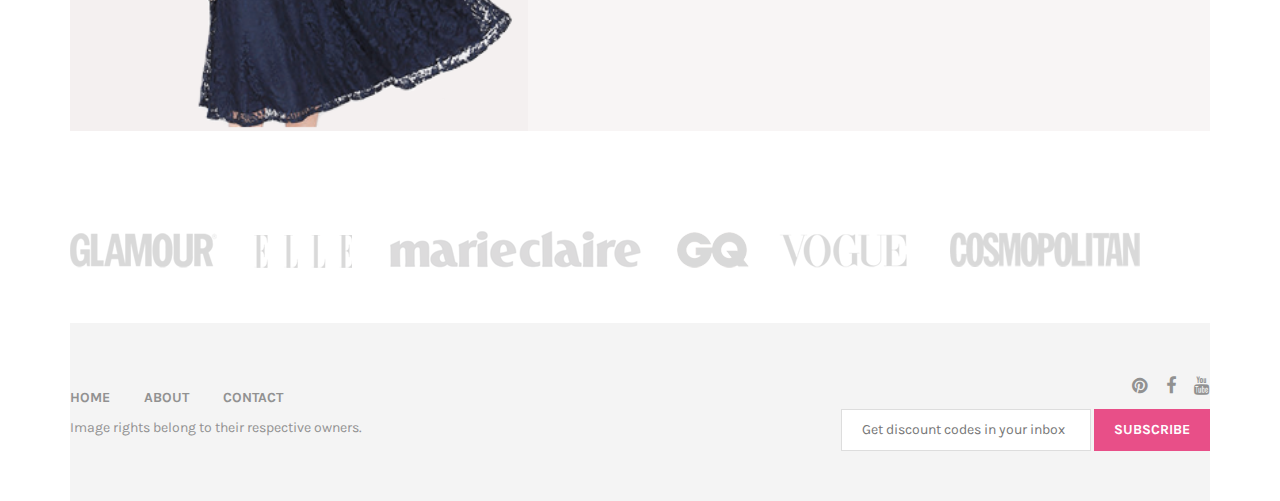
<file: Class-15/index.html>
<!DOCTYPE html>
<html lang="en">
    <head>
        <meta charset="utf-8">
        <meta http-equiv="X-UA-Compatible" content="IE=edge">
        <meta name="viewport" content="width=device-width, initial-scale=1">

        <title>Fashion Template Psd-HTML-Part-6</title>
        
        <link href="https://fonts.googleapis.com/css?family=Karla:400,400i,700,700i" rel="stylesheet">
        <link href="assets/css/bootstrap.min.css" rel="stylesheet">
        <link href="assets/css/font-awesome.min.css" rel="stylesheet">
        <link href="assets/css/owl.carousel.css" rel="stylesheet">
        <link href="assets/css/style.css" rel="stylesheet">
        <link href="assets/css/responsive.css" rel="stylesheet">
        
    </head>
    <body>
        <div class="header-top-area">
            <div class="container-fluid">
                <div class="row">
                    <div class="col-md-6">
                        <div class="header-left">
                            <a href="" class="menu-trigger">
                                <span></span>
                                <span></span>
                                <span></span>
                            </a>
                            <ul>
                                <li><a href="">TRENDS</a></li>
                                <li><a href="">COLLECTIONS</a></li>
                                <li><a href="">DESIGNERS</a></li>
                            </ul>
                        </div>
                    </div>
                    <div class="col-md-6">
                        <div class="header-right">
                            <a class="search-trigger" href="">SEARCH <i class="fa fa-search"></i></a>
                            <a href=""> <i class="fa fa-shopping-cart"></i></a>
                            <a href=""><img src="assets/img/logo.jpg" alt=""></a>
                        </div>
                    </div>
                </div>
            </div>
        </div>
        
        <div class="homepage-slider-wrap">
            <div class="homepage-sliders">
                <div class="single-slide-item">
                    <img src="assets/img/women.png" alt="">
                    <div class="slide-text-table">
                        <div class="slide-text-tablecell">
                            <p>NEW</p>
                            <p><strong><i>SEASON</i></strong></p>
                            <p class="slide-alternative-color">LOOKS</p>
                        </div>
                    </div>
                </div>
                <div class="single-slide-item">
                    <img src="assets/img/women.png" alt="">
                    <div class="slide-text-table">
                        <div class="slide-text-tablecell">
                            <p>Again</p>
                            <p><strong><i>New</i></strong></p>
                            <p class="slide-alternative-color">Text</p>
                        </div>
                    </div>
                </div>
            </div>
        </div>
        
        <ul class="big-menu">
            <li><a href="">Spring</a></li>
            <li><a href="">Summer</a></li>
            <li><a href="">Autumn</a></li>
            <li><a href="">Winter</a></li>
        </ul>
        
        <div class="products-area">
            <div class="container">
                <div class="row">
                    <div class="col-md-12">
                        <div class="product-list">
                            <div class="single-product-item product-bg-1">
                                <div class="product-top-links">
                                    <a href=""><i class="fa fa-heart-o"></i></a>
                                    <a href=""><i class="fa fa-plus"></i></a>
                                </div>
                                <div class="product-hover">
                                    <a href="">View</a>
                                    <div class="product-bottom-info">
                                        <span class="product-price">$56</span>
                                        <h4>MADEWELL SKIRT</h4>
                                        <p>
                                            S, M, L
                                            <span class="color-sep"></span>
                                            <span class="product-color-box">
                                                <span class="product-color-white"></span>
                                                <span class="product-color-red"></span>
                                                <span class="product-color-green"></span>
                                            </span>
                                        </p>
                                    </div>
                                </div>
                            </div>
                            <div class="single-product-item product-bg-2">
                                <div class="product-top-links">
                                    <a href=""><i class="fa fa-heart-o"></i></a>
                                    <a href=""><i class="fa fa-plus"></i></a>
                                </div>
                                <div class="product-hover">
                                    <a href="">View</a>
                                    <div class="product-bottom-info">
                                        <span class="product-price">$56</span>
                                        <h4>MADEWELL SKIRT</h4>
                                        <p>
                                            S, M, L
                                            <span class="color-sep"></span>
                                            <span class="product-color-box">
                                                <span class="product-color-white"></span>
                                                <span class="product-color-red"></span>
                                                <span class="product-color-green"></span>
                                            </span>
                                        </p>
                                    </div>
                                </div>
                            </div>
                            <div class="single-product-item product-bg-3">
                                <div class="product-top-links">
                                    <a href=""><i class="fa fa-heart-o"></i></a>
                                    <a href=""><i class="fa fa-plus"></i></a>
                                </div>
                                <div class="product-hover">
                                    <a href="">View</a>
                                    <div class="product-bottom-info">
                                        <span class="product-price">$56</span>
                                        <h4>MADEWELL SKIRT</h4>
                                        <p>
                                            S, M, L
                                            <span class="color-sep"></span>
                                            <span class="product-color-box">
                                                <span class="product-color-white"></span>
                                                <span class="product-color-red"></span>
                                                <span class="product-color-green"></span>
                                            </span>
                                        </p>
                                    </div>
                                </div>
                            </div>
                            <div class="single-product-item product-bg-4">
                                <div class="product-top-links">
                                    <a href=""><i class="fa fa-heart-o"></i></a>
                                    <a href=""><i class="fa fa-plus"></i></a>
                                </div>
                                <div class="product-hover">
                                    <a href="">View</a>
                                    <div class="product-bottom-info">
                                        <span class="product-price">$56</span>
                                        <h4>MADEWELL SKIRT</h4>
                                        <p>
                                            S, M, L
                                            <span class="color-sep"></span>
                                            <span class="product-color-box">
                                                <span class="product-color-white"></span>
                                                <span class="product-color-red"></span>
                                                <span class="product-color-green"></span>
                                            </span>
                                        </p>
                                    </div>
                                </div>
                            </div>
                            <div class="single-product-item product-bg-5">
                                <div class="product-top-links">
                                    <a href=""><i class="fa fa-heart-o"></i></a>
                                    <a href=""><i class="fa fa-plus"></i></a>
                                </div>
                                <div class="product-hover">
                                    <a href="">View</a>
                                    <div class="product-bottom-info">
                                        <span class="product-price">$56</span>
                                        <h4>MADEWELL SKIRT</h4>
                                        <p>
                                            S, M, L
                                            <span class="color-sep"></span>
                                            <span class="product-color-box">
                                                <span class="product-color-white"></span>
                                                <span class="product-color-red"></span>
                                                <span class="product-color-green"></span>
                                            </span>
                                        </p>
                                    </div>
                                </div>
                            </div>
                            <div class="single-product-item product-bg-6">
                                <div class="product-top-links">
                                    <a href=""><i class="fa fa-heart-o"></i></a>
                                    <a href=""><i class="fa fa-plus"></i></a>
                                </div>
                                <div class="product-hover">
                                    <a href="">View</a>
                                    <div class="product-bottom-info">
                                        <span class="product-price">$56</span>
                                        <h4>MADEWELL SKIRT</h4>
                                        <p>
                                            S, M, L
                                            <span class="color-sep"></span>
                                            <span class="product-color-box">
                                                <span class="product-color-white"></span>
                                                <span class="product-color-red"></span>
                                                <span class="product-color-green"></span>
                                            </span>
                                        </p>
                                    </div>
                                </div>
                            </div>
                            <div class="single-product-item product-bg-7">
                                <div class="product-top-links">
                                    <a href=""><i class="fa fa-heart-o"></i></a>
                                    <a href=""><i class="fa fa-plus"></i></a>
                                </div>
                                <div class="product-hover">
                                    <a href="">View</a>
                                    <div class="product-bottom-info">
                                        <span class="product-price">$56</span>
                                        <h4>MADEWELL SKIRT</h4>
                                        <p>
                                            S, M, L
                                            <span class="color-sep"></span>
                                            <span class="product-color-box">
                                                <span class="product-color-white"></span>
                                                <span class="product-color-red"></span>
                                                <span class="product-color-green"></span>
                                            </span>
                                        </p>
                                    </div>
                                </div>
                            </div>
                            <div class="single-product-item product-bg-8">
                                <div class="product-top-links">
                                    <a href=""><i class="fa fa-heart-o"></i></a>
                                    <a href=""><i class="fa fa-plus"></i></a>
                                </div>
                                <div class="product-hover">
                                    <a href="">View</a>
                                    <div class="product-bottom-info">
                                        <span class="product-price">$56</span>
                                        <h4>MADEWELL SKIRT</h4>
                                        <p>
                                            S, M, L
                                            <span class="color-sep"></span>
                                            <span class="product-color-box">
                                                <span class="product-color-white"></span>
                                                <span class="product-color-red"></span>
                                                <span class="product-color-green"></span>
                                            </span>
                                        </p>
                                    </div>
                                </div>
                            </div>
                            <div class="single-product-item product-bg-9">
                                <div class="product-top-links">
                                    <a href=""><i class="fa fa-heart-o"></i></a>
                                    <a href=""><i class="fa fa-plus"></i></a>
                                </div>
                                <div class="product-hover">
                                    <a href="">View</a>
                                    <div class="product-bottom-info">
                                        <span class="product-price">$56</span>
                                        <h4>MADEWELL SKIRT</h4>
                                        <p>
                                            S, M, L
                                            <span class="color-sep"></span>
                                            <span class="product-color-box">
                                                <span class="product-color-white"></span>
                                                <span class="product-color-red"></span>
                                                <span class="product-color-green"></span>
                                            </span>
                                        </p>
                                    </div>
                                </div>
                            </div>
                            <div class="single-product-item product-bg-10">
                                <div class="product-top-links">
                                    <a href=""><i class="fa fa-heart-o"></i></a>
                                    <a href=""><i class="fa fa-plus"></i></a>
                                </div>
                                <div class="product-hover">
                                    <a href="">View</a>
                                    <div class="product-bottom-info">
                                        <span class="product-price">$56</span>
                                        <h4>MADEWELL SKIRT</h4>
                                        <p>
                                            S, M, L
                                            <span class="color-sep"></span>
                                            <span class="product-color-box">
                                                <span class="product-color-white"></span>
                                                <span class="product-color-red"></span>
                                                <span class="product-color-green"></span>
                                            </span>
                                        </p>
                                    </div>
                                </div>
                            </div>
                        </div>
                        
                        <a href="" class="load-more-product-btn">LOAD MORE CLOTHES</a>
                        
                        <div class="product-promotions">
                            <div class="single-product-promotion">
                                <div class="row">
                                    <div class="col-md-5">
                                        <div class="promo-bg">
                                            <img src="assets/img/lady.png" alt="">
                                        </div>
                                    </div>
                                    <div class="col-md-7">
                                        <div class="promo-content">
                                            <div class="promo-title">
                                                <h2>Top 20 trends for</h2>
                                                <h2><strong>Spring/Summer</strong></h2>
                                                <span class="year-text">2015</span>
                                            </div>
                                            
                                             <p>With Seventies influences from Saturday night fever to hippy deluxe,a khaki nod to military style alongside nautical accents, experiments with transparency, tchworks of vintage prints and a mix & match approach to volume and fabric, for Summer 2015 we're set to see contrast ake center stage. Stay a step ahead as we present around-up of the runway trends set to take Spring/Summer 2015 by storm.</p>

                                            <a href="" class="boxed-btn">MORE</a>
                                        </div>
                                        
                                    </div>
                                </div>
                            </div>
                            <div class="single-product-promotion">
                                <div class="row">
                                    <div class="col-md-5">
                                        <div class="promo-bg">
                                            <img src="assets/img/lady.png" alt="">
                                        </div>
                                    </div>
                                    <div class="col-md-7">
                                        <div class="promo-content">
                                            <div class="promo-title">
                                                <h2>My next Sample Text</h2>
                                                <h2><strong>Spring/Summer</strong></h2>
                                                <span class="year-text">2015</span>
                                            </div>
                                            
                                             <p>With Seventies influences from Saturday night fever to hippy deluxe,a khaki nod to military style alongside nautical accents, experiments with transparency, tchworks of vintage prints and a mix & match approach to volume and fabric, for Summer 2015 we're set to see contrast ake center stage. Stay a step ahead as we present around-up of the runway trends set to take Spring/Summer 2015 by storm.</p>

                                            <a href="" class="boxed-btn">MORE</a>
                                        </div>
                                        
                                    </div>
                                </div>
                            </div>
                            <div class="single-product-promotion">
                                <div class="row">
                                    <div class="col-md-5">
                                        <div class="promo-bg">
                                            <img src="assets/img/lady.png" alt="">
                                        </div>
                                    </div>
                                    <div class="col-md-7">
                                        <div class="promo-content">
                                            <div class="promo-title">
                                                <h2>My Next Product Promotion Text</h2>
                                                <h2><strong>Spring/Summer</strong></h2>
                                                <span class="year-text">2015</span>
                                            </div>
                                            
                                             <p>With Seventies influences from Saturday night fever to hippy deluxe,a khaki nod to military style alongside nautical accents, experiments with transparency, tchworks of vintage prints and a mix & match approach to volume and fabric, for Summer 2015 we're set to see contrast ake center stage. Stay a step ahead as we present around-up of the runway trends set to take Spring/Summer 2015 by storm.</p>

                                            <a href="" class="boxed-btn">MORE</a>
                                        </div>
                                        
                                    </div>
                                </div>
                            </div>
                        </div>
                        
                        <div class="brand-images">
                            <img src="assets/img/brand.png" alt="">
                        </div>
                    </div>
                </div>
            </div>
        </div>
        
        <div class="footer-area">
            <container>
                <div class="row">
                    <div class="col-md-6">
                        <div class="footer-menu">
                            <ul>
                                <li><a href="">Home</a></li>
                                <li><a href="">About</a></li>
                                <li><a href="">Contact</a></li>
                            </ul>
                        </div>
                        <p>Image rights belong to their respective owners.</p>
                    </div>
                    <div class="col-md-6 text-right">
                        <div class="social-links">
                            <a href="" target="_blank"><i class="fa fa-pinterest"></i></a>
                            <a href="" target="_blank"><i class="fa fa-facebook"></i></a>
                            <a href="" target="_blank"><i class="fa fa-youtube"></i></a>
                        </div>
                        
                        <div class="emil-subscribe-form">
                            <input type="email" placeholder="Get discount codes in your inbox">
                            <input type="submit" value="SUBSCRIBE">
                        </div>
                    </div>
                </div>
            </container>
        </div>
        

        <script src="assets/js/jquery.min.js"></script>
        <script src="assets/js/owl.carousel.min.js"></script>
        <script src="assets/js/jquery-masonry.min.js"></script>
        <script src="assets/js/bootstrap.min.js"></script>
        <script src="assets/js/main.js"></script>
    </body>
</html>
</file>
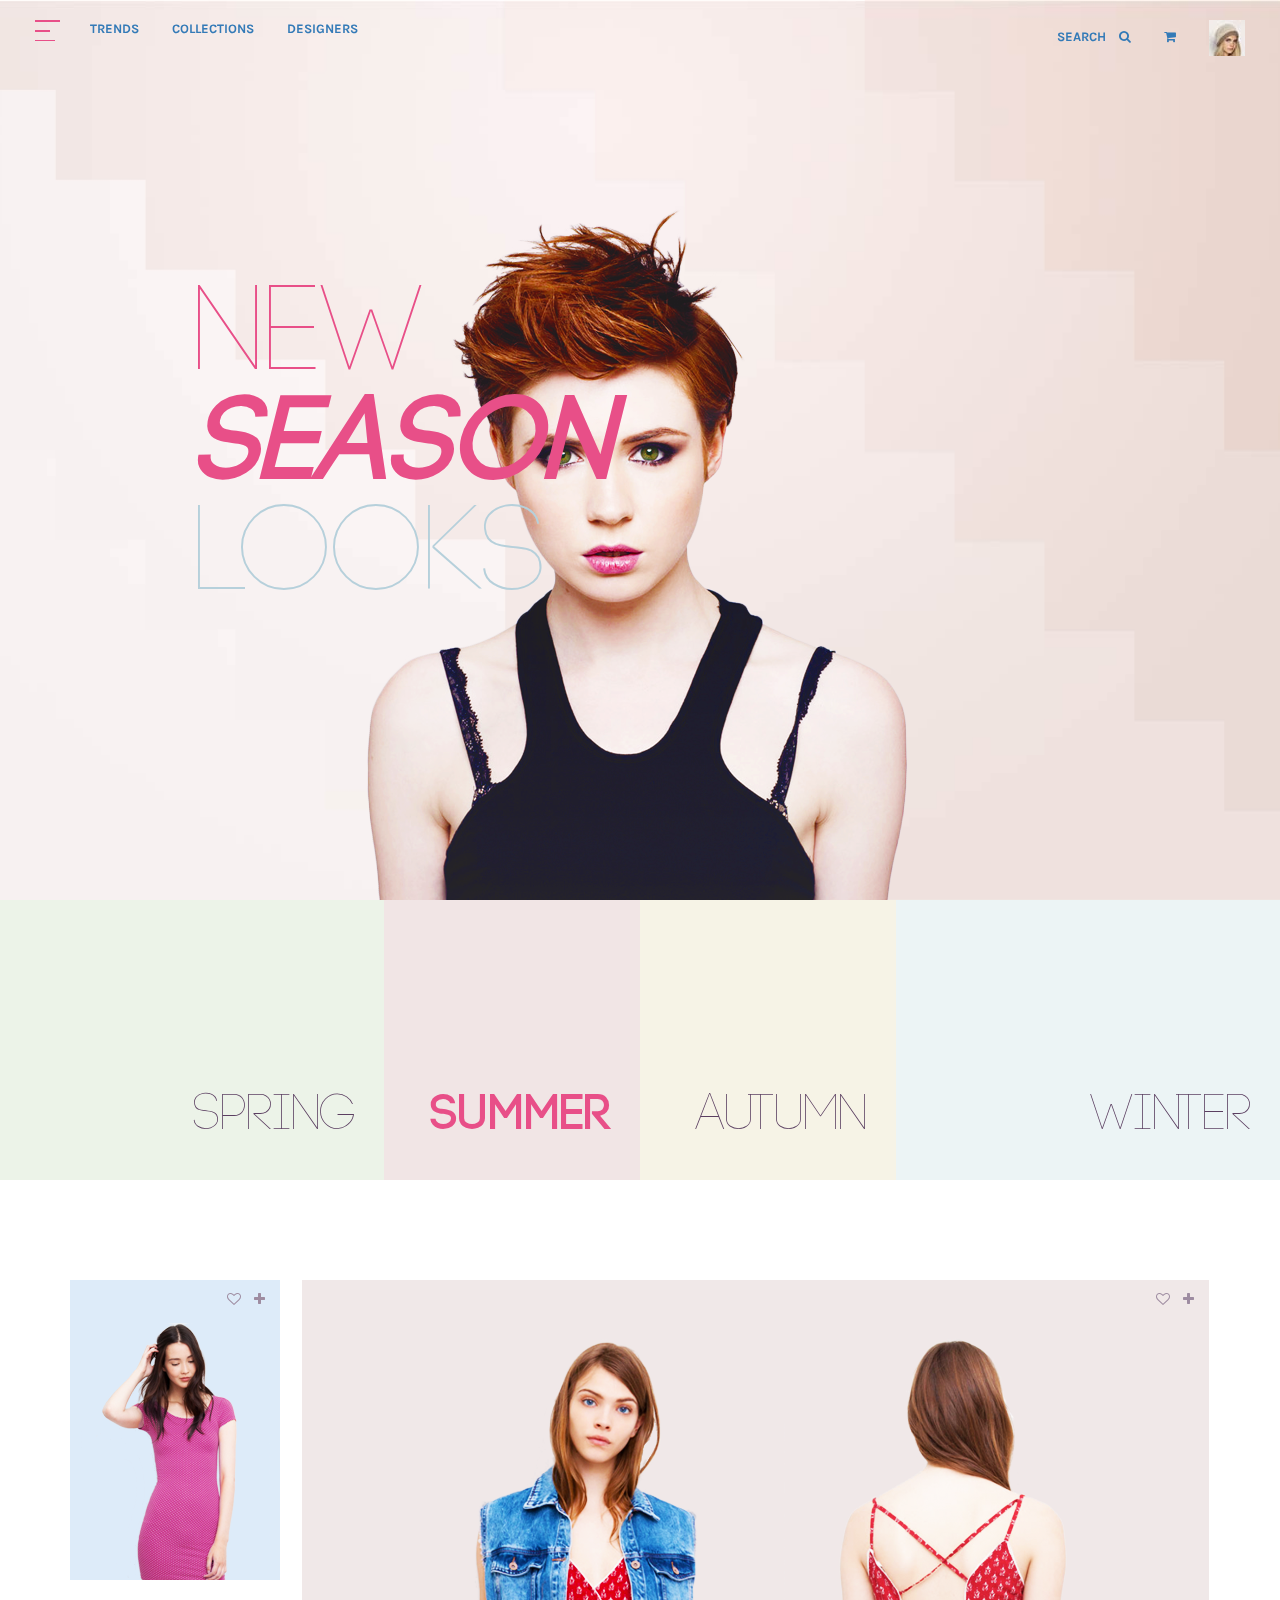
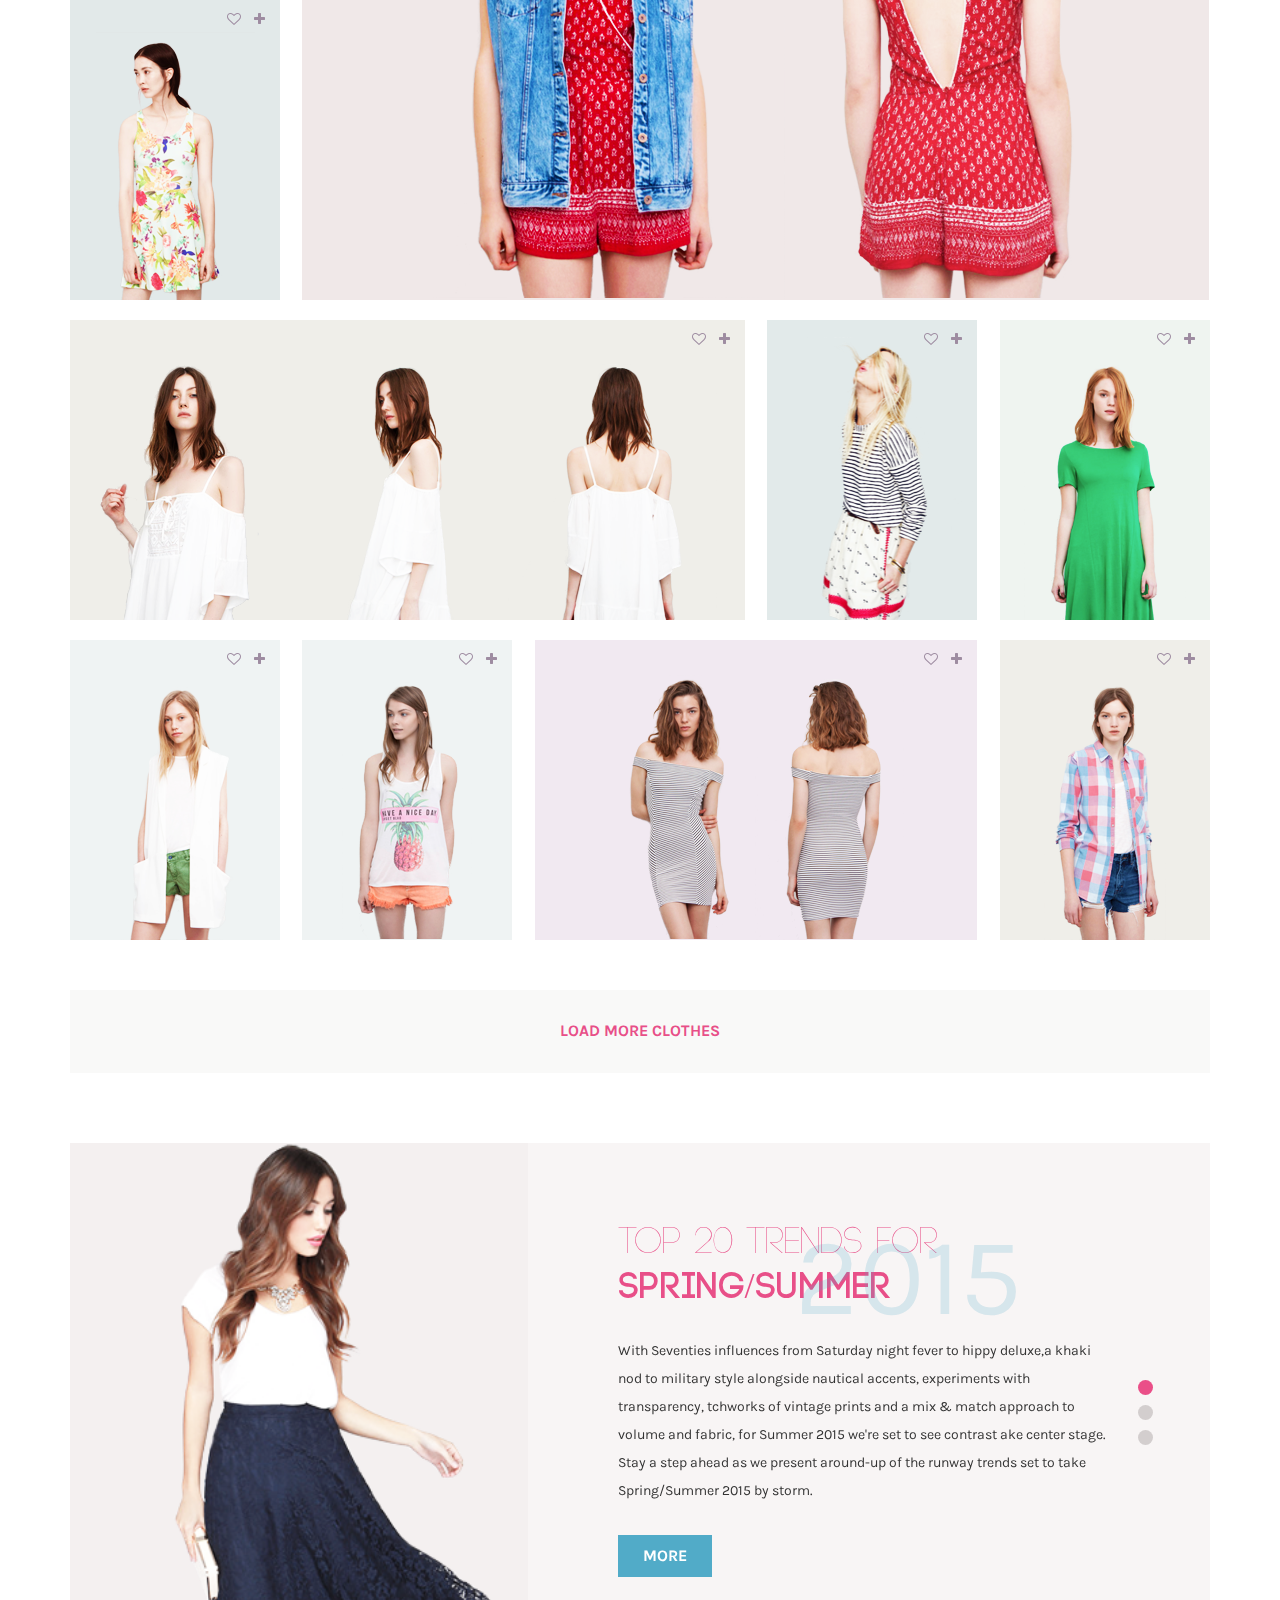
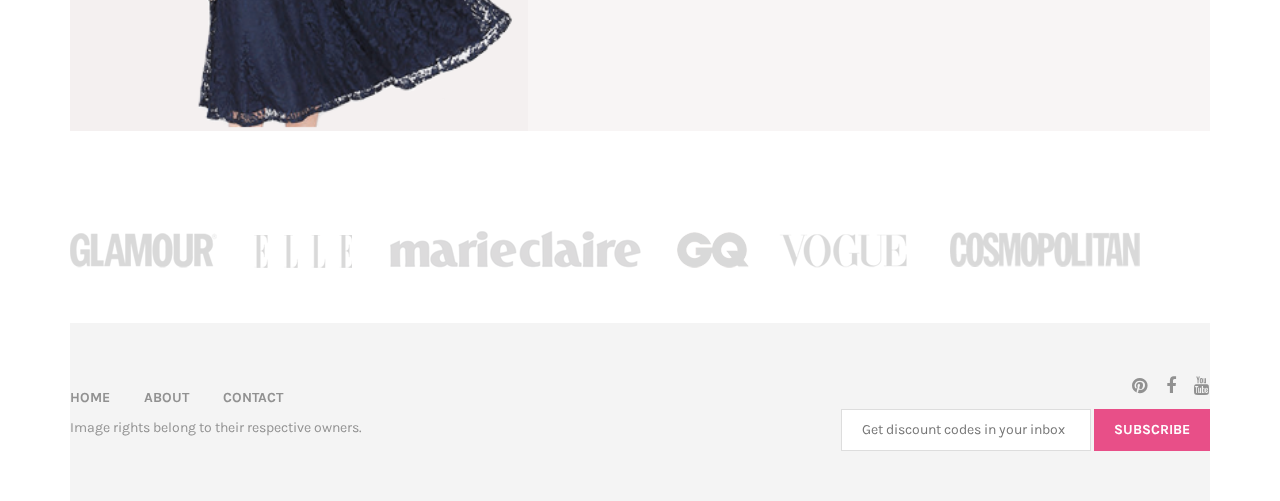
<file: Class-16/index.html>
<!DOCTYPE html>
<html lang="en">
    <head>
        <meta charset="utf-8">
        <meta http-equiv="X-UA-Compatible" content="IE=edge">
        <meta name="viewport" content="width=device-width, initial-scale=1">

        <title>Fashion Template Psd-HTML-Part-7</title>
        
        <link href="https://fonts.googleapis.com/css?family=Karla:400,400i,700,700i" rel="stylesheet">
        <link href="assets/css/bootstrap.min.css" rel="stylesheet">
        <link href="assets/css/font-awesome.min.css" rel="stylesheet">
        <link href="assets/css/owl.carousel.css" rel="stylesheet">
        <link href="assets/css/style.css" rel="stylesheet">
        <link href="assets/css/responsive.css" rel="stylesheet">
        
    </head>
    <body>
      
       <div class="off-canvas-menu">
          <span class="menu-close"><i class="fa fa-close"></i></span>
           <ul>
               <li><a href="">Home</a></li>
               <li><a href="">About</a></li>
               <li><a href="">Product</a></li>
               <li><a href="">Trade</a></li>
               <li><a href="">Contact</a></li>
               <li><a href="">New Product</a></li>
           </ul>
       </div>
       
       <div class="off-canvas-overlay"></div>
       
        <div class="header-top-area">
            <div class="container-fluid">
                <div class="row">
                    <div class="col-md-6">
                        <div class="header-left">
                            <a href="" class="menu-trigger">
                                <span></span>
                                <span></span>
                                <span></span>
                            </a>
                            <ul>
                                <li><a href="">TRENDS</a></li>
                                <li><a href="">COLLECTIONS</a></li>
                                <li><a href="">DESIGNERS</a></li>
                            </ul>
                        </div>
                    </div>
                    <div class="col-md-6">
                        <div class="header-right">
                            <a class="search-trigger" href="">SEARCH <i class="fa fa-search"></i></a>
                            <a href=""> <i class="fa fa-shopping-cart"></i></a>
                            <a href=""><img src="assets/img/logo.jpg" alt=""></a>
                        </div>
                    </div>
                </div>
            </div>
        </div>
        
        <div class="homepage-slider-wrap">
            <div class="homepage-sliders">
                <div class="single-slide-item">
                    <img src="assets/img/women.png" alt="">
                    <div class="slide-text-table">
                        <div class="slide-text-tablecell">
                            <p>NEW</p>
                            <p><strong><i>SEASON</i></strong></p>
                            <p class="slide-alternative-color">LOOKS</p>
                        </div>
                    </div>
                </div>
                <div class="single-slide-item">
                    <img src="assets/img/women.png" alt="">
                    <div class="slide-text-table">
                        <div class="slide-text-tablecell">
                            <p>Again</p>
                            <p><strong><i>New</i></strong></p>
                            <p class="slide-alternative-color">Text</p>
                        </div>
                    </div>
                </div>
            </div>
        </div>
        
        <ul class="big-menu">
            <li><a href="">Spring</a></li>
            <li><a href="">Summer</a></li>
            <li><a href="">Autumn</a></li>
            <li><a href="">Winter</a></li>
        </ul>
        
        <div class="products-area">
            <div class="container">
                <div class="row">
                    <div class="col-md-12">
                        <div class="product-list">
                            <div class="single-product-item product-bg-1">
                                <div class="product-top-links">
                                    <a href=""><i class="fa fa-heart-o"></i></a>
                                    <a href=""><i class="fa fa-plus"></i></a>
                                </div>
                                <div class="product-hover">
                                    <a href="">View</a>
                                    <div class="product-bottom-info">
                                        <span class="product-price">$56</span>
                                        <h4>MADEWELL SKIRT</h4>
                                        <p>
                                            S, M, L
                                            <span class="color-sep"></span>
                                            <span class="product-color-box">
                                                <span class="product-color-white"></span>
                                                <span class="product-color-red"></span>
                                                <span class="product-color-green"></span>
                                            </span>
                                        </p>
                                    </div>
                                </div>
                            </div>
                            <div class="single-product-item product-bg-2">
                                <div class="product-top-links">
                                    <a href=""><i class="fa fa-heart-o"></i></a>
                                    <a href=""><i class="fa fa-plus"></i></a>
                                </div>
                                <div class="product-hover">
                                    <a href="">View</a>
                                    <div class="product-bottom-info">
                                        <span class="product-price">$56</span>
                                        <h4>MADEWELL SKIRT</h4>
                                        <p>
                                            S, M, L
                                            <span class="color-sep"></span>
                                            <span class="product-color-box">
                                                <span class="product-color-white"></span>
                                                <span class="product-color-red"></span>
                                                <span class="product-color-green"></span>
                                            </span>
                                        </p>
                                    </div>
                                </div>
                            </div>
                            <div class="single-product-item product-bg-3">
                                <div class="product-top-links">
                                    <a href=""><i class="fa fa-heart-o"></i></a>
                                    <a href=""><i class="fa fa-plus"></i></a>
                                </div>
                                <div class="product-hover">
                                    <a href="">View</a>
                                    <div class="product-bottom-info">
                                        <span class="product-price">$56</span>
                                        <h4>MADEWELL SKIRT</h4>
                                        <p>
                                            S, M, L
                                            <span class="color-sep"></span>
                                            <span class="product-color-box">
                                                <span class="product-color-white"></span>
                                                <span class="product-color-red"></span>
                                                <span class="product-color-green"></span>
                                            </span>
                                        </p>
                                    </div>
                                </div>
                            </div>
                            <div class="single-product-item product-bg-4">
                                <div class="product-top-links">
                                    <a href=""><i class="fa fa-heart-o"></i></a>
                                    <a href=""><i class="fa fa-plus"></i></a>
                                </div>
                                <div class="product-hover">
                                    <a href="">View</a>
                                    <div class="product-bottom-info">
                                        <span class="product-price">$56</span>
                                        <h4>MADEWELL SKIRT</h4>
                                        <p>
                                            S, M, L
                                            <span class="color-sep"></span>
                                            <span class="product-color-box">
                                                <span class="product-color-white"></span>
                                                <span class="product-color-red"></span>
                                                <span class="product-color-green"></span>
                                            </span>
                                        </p>
                                    </div>
                                </div>
                            </div>
                            <div class="single-product-item product-bg-5">
                                <div class="product-top-links">
                                    <a href=""><i class="fa fa-heart-o"></i></a>
                                    <a href=""><i class="fa fa-plus"></i></a>
                                </div>
                                <div class="product-hover">
                                    <a href="">View</a>
                                    <div class="product-bottom-info">
                                        <span class="product-price">$56</span>
                                        <h4>MADEWELL SKIRT</h4>
                                        <p>
                                            S, M, L
                                            <span class="color-sep"></span>
                                            <span class="product-color-box">
                                                <span class="product-color-white"></span>
                                                <span class="product-color-red"></span>
                                                <span class="product-color-green"></span>
                                            </span>
                                        </p>
                                    </div>
                                </div>
                            </div>
                            <div class="single-product-item product-bg-6">
                                <div class="product-top-links">
                                    <a href=""><i class="fa fa-heart-o"></i></a>
                                    <a href=""><i class="fa fa-plus"></i></a>
                                </div>
                                <div class="product-hover">
                                    <a href="">View</a>
                                    <div class="product-bottom-info">
                                        <span class="product-price">$56</span>
                                        <h4>MADEWELL SKIRT</h4>
                                        <p>
                                            S, M, L
                                            <span class="color-sep"></span>
                                            <span class="product-color-box">
                                                <span class="product-color-white"></span>
                                                <span class="product-color-red"></span>
                                                <span class="product-color-green"></span>
                                            </span>
                                        </p>
                                    </div>
                                </div>
                            </div>
                            <div class="single-product-item product-bg-7">
                                <div class="product-top-links">
                                    <a href=""><i class="fa fa-heart-o"></i></a>
                                    <a href=""><i class="fa fa-plus"></i></a>
                                </div>
                                <div class="product-hover">
                                    <a href="">View</a>
                                    <div class="product-bottom-info">
                                        <span class="product-price">$56</span>
                                        <h4>MADEWELL SKIRT</h4>
                                        <p>
                                            S, M, L
                                            <span class="color-sep"></span>
                                            <span class="product-color-box">
                                                <span class="product-color-white"></span>
                                                <span class="product-color-red"></span>
                                                <span class="product-color-green"></span>
                                            </span>
                                        </p>
                                    </div>
                                </div>
                            </div>
                            <div class="single-product-item product-bg-8">
                                <div class="product-top-links">
                                    <a href=""><i class="fa fa-heart-o"></i></a>
                                    <a href=""><i class="fa fa-plus"></i></a>
                                </div>
                                <div class="product-hover">
                                    <a href="">View</a>
                                    <div class="product-bottom-info">
                                        <span class="product-price">$56</span>
                                        <h4>MADEWELL SKIRT</h4>
                                        <p>
                                            S, M, L
                                            <span class="color-sep"></span>
                                            <span class="product-color-box">
                                                <span class="product-color-white"></span>
                                                <span class="product-color-red"></span>
                                                <span class="product-color-green"></span>
                                            </span>
                                        </p>
                                    </div>
                                </div>
                            </div>
                            <div class="single-product-item product-bg-9">
                                <div class="product-top-links">
                                    <a href=""><i class="fa fa-heart-o"></i></a>
                                    <a href=""><i class="fa fa-plus"></i></a>
                                </div>
                                <div class="product-hover">
                                    <a href="">View</a>
                                    <div class="product-bottom-info">
                                        <span class="product-price">$56</span>
                                        <h4>MADEWELL SKIRT</h4>
                                        <p>
                                            S, M, L
                                            <span class="color-sep"></span>
                                            <span class="product-color-box">
                                                <span class="product-color-white"></span>
                                                <span class="product-color-red"></span>
                                                <span class="product-color-green"></span>
                                            </span>
                                        </p>
                                    </div>
                                </div>
                            </div>
                            <div class="single-product-item product-bg-10">
                                <div class="product-top-links">
                                    <a href=""><i class="fa fa-heart-o"></i></a>
                                    <a href=""><i class="fa fa-plus"></i></a>
                                </div>
                                <div class="product-hover">
                                    <a href="">View</a>
                                    <div class="product-bottom-info">
                                        <span class="product-price">$56</span>
                                        <h4>MADEWELL SKIRT</h4>
                                        <p>
                                            S, M, L
                                            <span class="color-sep"></span>
                                            <span class="product-color-box">
                                                <span class="product-color-white"></span>
                                                <span class="product-color-red"></span>
                                                <span class="product-color-green"></span>
                                            </span>
                                        </p>
                                    </div>
                                </div>
                            </div>
                        </div>
                        
                        <a href="" class="load-more-product-btn">LOAD MORE CLOTHES</a>
                        
                        <div class="product-promotions">
                            <div class="single-product-promotion">
                                <div class="row">
                                    <div class="col-md-5">
                                        <div class="promo-bg">
                                            <img src="assets/img/lady.png" alt="">
                                        </div>
                                    </div>
                                    <div class="col-md-7">
                                        <div class="promo-content">
                                            <div class="promo-title">
                                                <h2>Top 20 trends for</h2>
                                                <h2><strong>Spring/Summer</strong></h2>
                                                <span class="year-text">2015</span>
                                            </div>
                                            
                                             <p>With Seventies influences from Saturday night fever to hippy deluxe,a khaki nod to military style alongside nautical accents, experiments with transparency, tchworks of vintage prints and a mix & match approach to volume and fabric, for Summer 2015 we're set to see contrast ake center stage. Stay a step ahead as we present around-up of the runway trends set to take Spring/Summer 2015 by storm.</p>

                                            <a href="" class="boxed-btn">MORE</a>
                                        </div>
                                        
                                    </div>
                                </div>
                            </div>
                            <div class="single-product-promotion">
                                <div class="row">
                                    <div class="col-md-5">
                                        <div class="promo-bg">
                                            <img src="assets/img/lady.png" alt="">
                                        </div>
                                    </div>
                                    <div class="col-md-7">
                                        <div class="promo-content">
                                            <div class="promo-title">
                                                <h2>My next Sample Text</h2>
                                                <h2><strong>Spring/Summer</strong></h2>
                                                <span class="year-text">2015</span>
                                            </div>
                                            
                                             <p>With Seventies influences from Saturday night fever to hippy deluxe,a khaki nod to military style alongside nautical accents, experiments with transparency, tchworks of vintage prints and a mix & match approach to volume and fabric, for Summer 2015 we're set to see contrast ake center stage. Stay a step ahead as we present around-up of the runway trends set to take Spring/Summer 2015 by storm.</p>

                                            <a href="" class="boxed-btn">MORE</a>
                                        </div>
                                        
                                    </div>
                                </div>
                            </div>
                            <div class="single-product-promotion">
                                <div class="row">
                                    <div class="col-md-5">
                                        <div class="promo-bg">
                                            <img src="assets/img/lady.png" alt="">
                                        </div>
                                    </div>
                                    <div class="col-md-7">
                                        <div class="promo-content">
                                            <div class="promo-title">
                                                <h2>My Next Product Promotion Text</h2>
                                                <h2><strong>Spring/Summer</strong></h2>
                                                <span class="year-text">2015</span>
                                            </div>
                                            
                                             <p>With Seventies influences from Saturday night fever to hippy deluxe,a khaki nod to military style alongside nautical accents, experiments with transparency, tchworks of vintage prints and a mix & match approach to volume and fabric, for Summer 2015 we're set to see contrast ake center stage. Stay a step ahead as we present around-up of the runway trends set to take Spring/Summer 2015 by storm.</p>

                                            <a href="" class="boxed-btn">MORE</a>
                                        </div>
                                        
                                    </div>
                                </div>
                            </div>
                        </div>
                        
                        <div class="brand-images">
                            <img src="assets/img/brand.png" alt="">
                        </div>
                    </div>
                </div>
            </div>
        </div>
        
        <div class="footer-area">
            <container>
                <div class="row">
                    <div class="col-md-6">
                        <div class="footer-menu">
                            <ul>
                                <li><a href="">Home</a></li>
                                <li><a href="">About</a></li>
                                <li><a href="">Contact</a></li>
                            </ul>
                        </div>
                        <p>Image rights belong to their respective owners.</p>
                    </div>
                    <div class="col-md-6 text-right">
                        <div class="social-links">
                            <a href="" target="_blank"><i class="fa fa-pinterest"></i></a>
                            <a href="" target="_blank"><i class="fa fa-facebook"></i></a>
                            <a href="" target="_blank"><i class="fa fa-youtube"></i></a>
                        </div>
                        
                        <div class="emil-subscribe-form">
                            <input type="email" placeholder="Get discount codes in your inbox">
                            <input type="submit" value="SUBSCRIBE">
                        </div>
                    </div>
                </div>
            </container>
        </div>
        

        <script src="assets/js/jquery.min.js"></script>
        <script src="assets/js/owl.carousel.min.js"></script>
        <script src="assets/js/jquery-masonry.min.js"></script>
        <script src="assets/js/bootstrap.min.js"></script>
        <script src="assets/js/main.js"></script>
    </body>
</html>
</file>
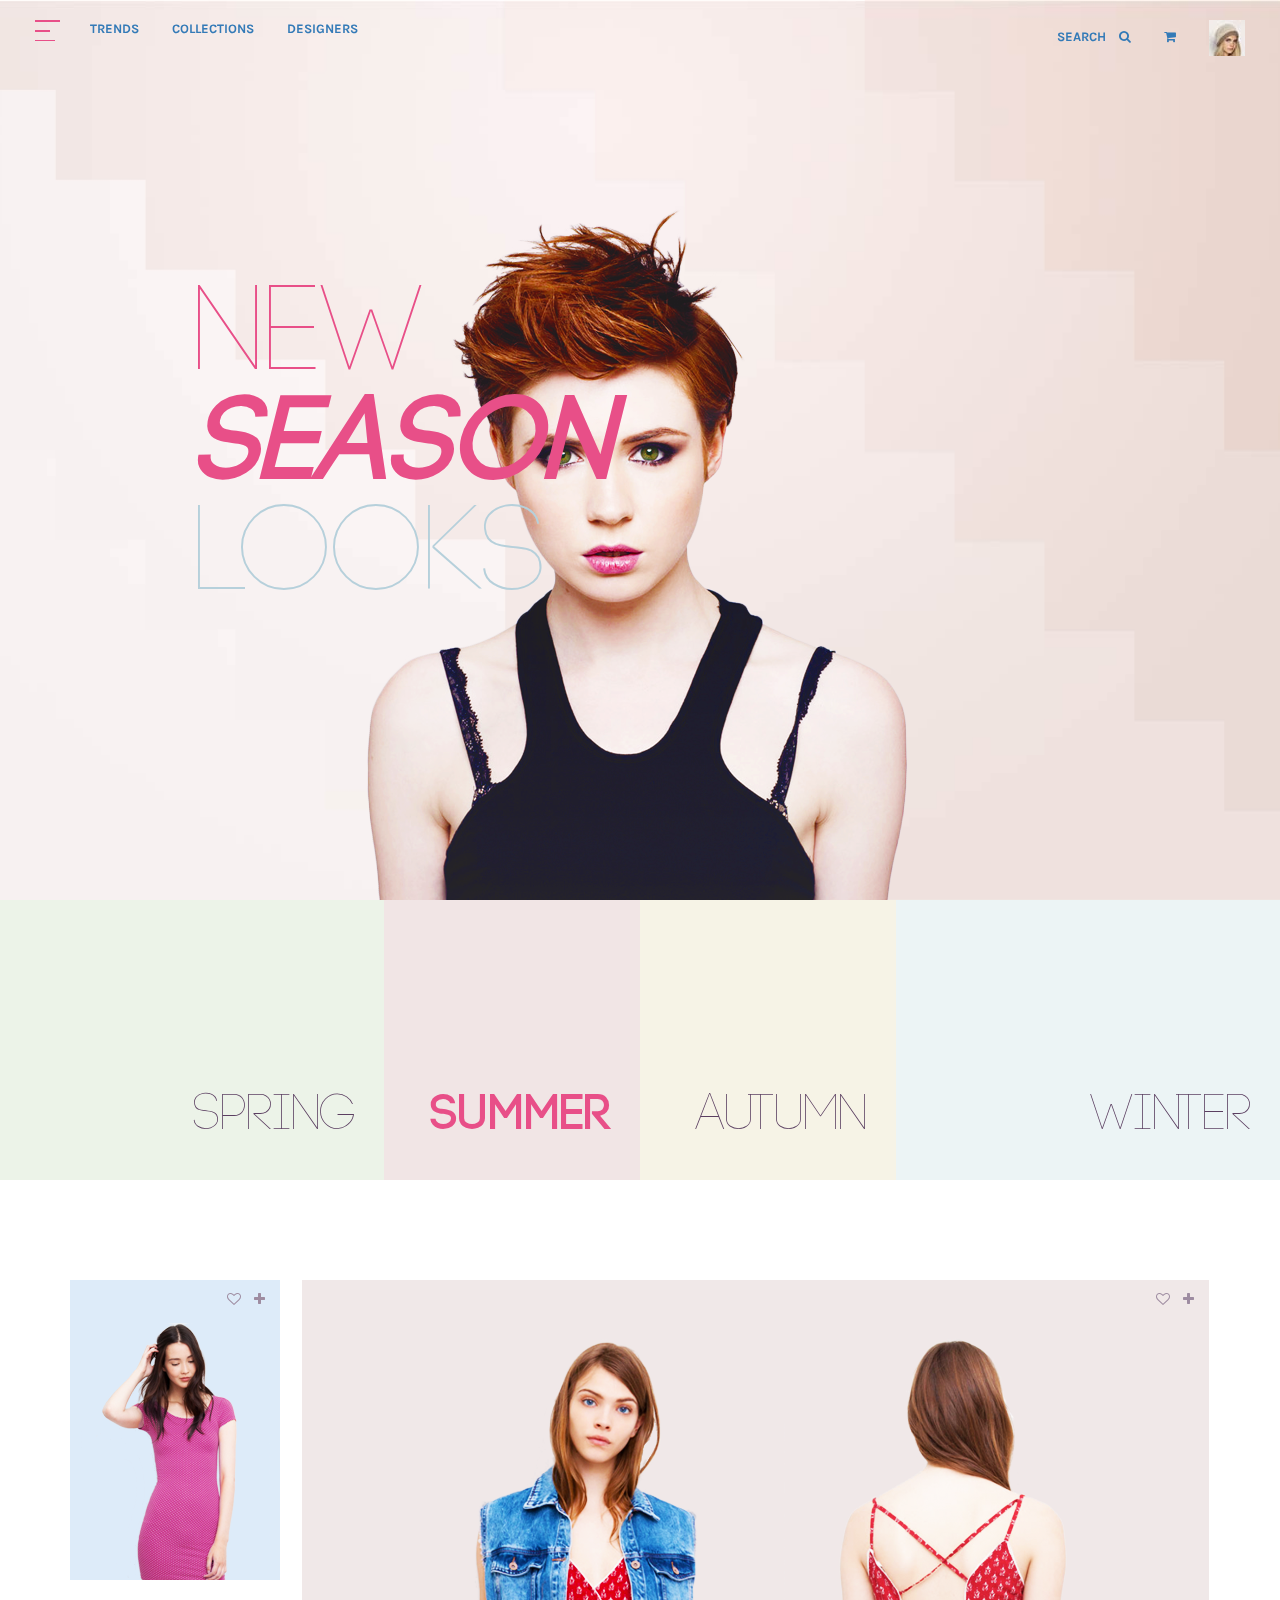
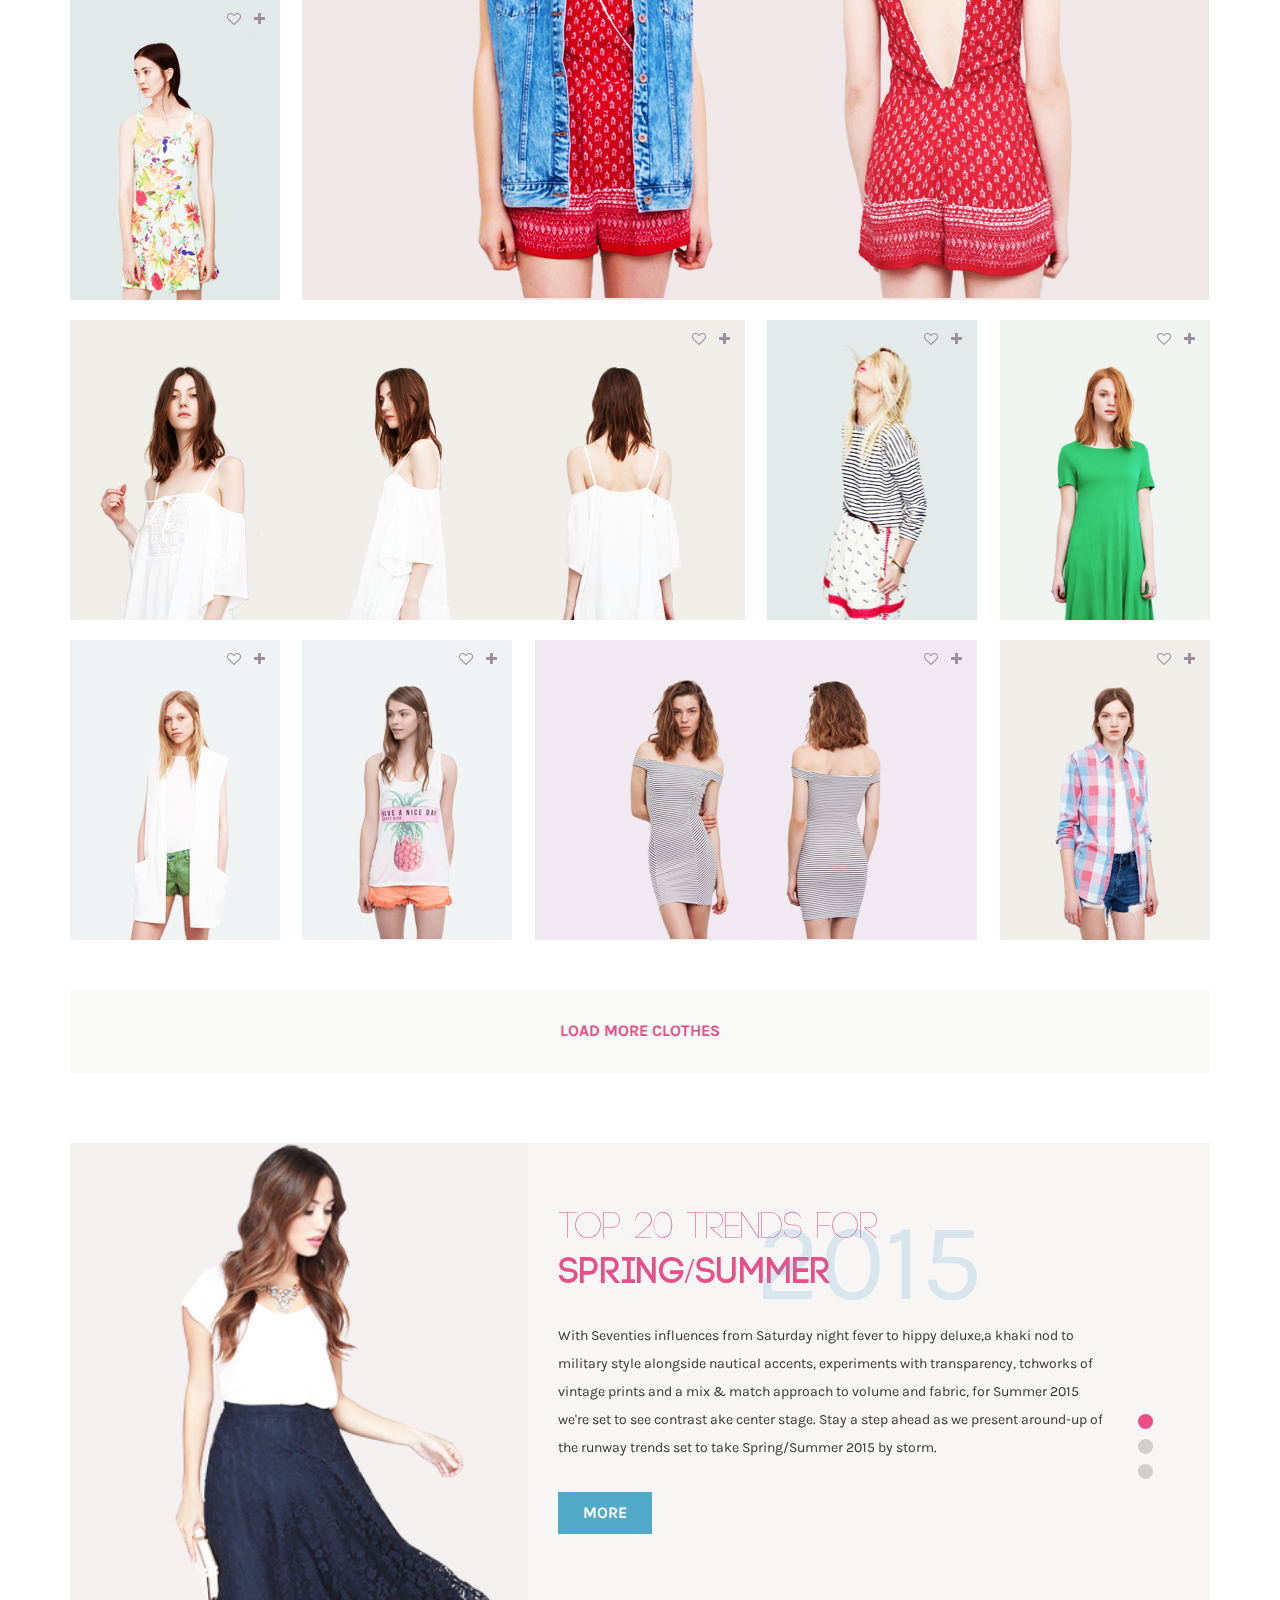
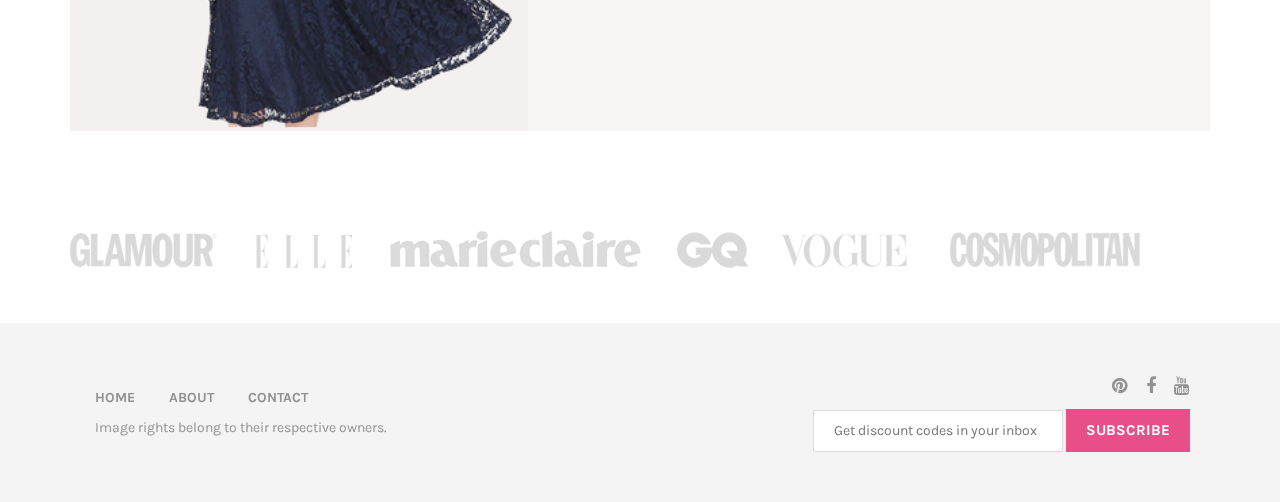
<file: Class-17/index.html>
<!DOCTYPE html>
<html lang="en">
    <head>
        <meta charset="utf-8">
        <meta http-equiv="X-UA-Compatible" content="IE=edge">
        <meta name="viewport" content="width=device-width, initial-scale=1">

        <title>Fashion Template Psd-HTML-Part-8</title>
        
        <link href="https://fonts.googleapis.com/css?family=Karla:400,400i,700,700i" rel="stylesheet">
        <link href="assets/css/bootstrap.min.css" rel="stylesheet">
        <link href="assets/css/font-awesome.min.css" rel="stylesheet">
        <link href="assets/css/owl.carousel.css" rel="stylesheet">
        <link href="assets/css/style.css" rel="stylesheet">
        <link href="assets/css/responsive.css" rel="stylesheet">
        
    </head>
    <body>
      
       <div class="off-canvas-menu">
          <span class="menu-close"><i class="fa fa-close"></i></span>
           <ul>
               <li><a href="">Home</a></li>
               <li><a href="">About</a></li>
               <li><a href="">Product</a></li>
               <li><a href="">Trade</a></li>
               <li><a href="">Contact</a></li>
               <li><a href="">New Product</a></li>
           </ul>
       </div>
       
       <div class="off-canvas-overlay"></div>
       
        <div class="header-top-area">
            <div class="container-fluid">
                <div class="row">
                    <div class="col-md-6">
                        <div class="header-left">
                            <a href="" class="menu-trigger">
                                <span></span>
                                <span></span>
                                <span></span>
                            </a>
                            <ul>
                                <li><a href="">TRENDS</a></li>
                                <li><a href="">COLLECTIONS</a></li>
                                <li><a href="">DESIGNERS</a></li>
                            </ul>
                        </div>
                    </div>
                    <div class="col-md-6">
                        <div class="header-right">
                            <a class="search-trigger" href="">SEARCH <i class="fa fa-search"></i></a>
                            <a href=""> <i class="fa fa-shopping-cart"></i></a>
                            <a href=""><img src="assets/img/logo.jpg" alt=""></a>
                        </div>
                        <div class="search-trigger-2">
                            <input type="search" placeholder="Search Here">
                            <input type="submit" value="Search">
                            <span class="search-close-btn"><i class="fa fa-close"></i></span>
                        </div>
                    </div>
                </div>
            </div>
        </div>
        
        <div class="homepage-slider-wrap">
            <div class="homepage-sliders">
                <div class="single-slide-item">
                    <img src="assets/img/women.png" alt="">
                    <div class="slide-text-table">
                        <div class="slide-text-tablecell">
                            <p>NEW</p>
                            <p><strong><i>SEASON</i></strong></p>
                            <p class="slide-alternative-color">LOOKS</p>
                        </div>
                    </div>
                </div>
                <div class="single-slide-item">
                    <img src="assets/img/women.png" alt="">
                    <div class="slide-text-table">
                        <div class="slide-text-tablecell">
                            <p>Again</p>
                            <p><strong><i>New</i></strong></p>
                            <p class="slide-alternative-color">Text</p>
                        </div>
                    </div>
                </div>
            </div>
        </div>
        
        <ul class="big-menu">
            <li><a href="#">Spring</a></li>
            <li><a href="#">Summer</a></li>
            <li><a href="#">Autumn</a></li>
            <li><a href="#">Winter</a></li>
        </ul>
        
        <div class="products-area">
            <div class="container">
                <div class="row">
                    <div class="col-md-12">
                        <div class="product-list">
                            <div class="single-product-item product-bg-1">
                                <div class="product-top-links">
                                    <a href=""><i class="fa fa-heart-o"></i></a>
                                    <a href=""><i class="fa fa-plus"></i></a>
                                </div>
                                <div class="product-hover">
                                    <a href="">View</a>
                                    <div class="product-bottom-info">
                                        <span class="product-price">$56</span>
                                        <h4>MADEWELL SKIRT</h4>
                                        <p>
                                            S, M, L
                                            <span class="color-sep"></span>
                                            <span class="product-color-box">
                                                <span class="product-color-white"></span>
                                                <span class="product-color-red"></span>
                                                <span class="product-color-green"></span>
                                            </span>
                                        </p>
                                    </div>
                                </div>
                            </div>
                            <div class="single-product-item product-bg-2">
                                <div class="product-top-links">
                                    <a href=""><i class="fa fa-heart-o"></i></a>
                                    <a href=""><i class="fa fa-plus"></i></a>
                                </div>
                                <div class="product-hover">
                                    <a href="">View</a>
                                    <div class="product-bottom-info">
                                        <span class="product-price">$56</span>
                                        <h4>MADEWELL SKIRT</h4>
                                        <p>
                                            S, M, L
                                            <span class="color-sep"></span>
                                            <span class="product-color-box">
                                                <span class="product-color-white"></span>
                                                <span class="product-color-red"></span>
                                                <span class="product-color-green"></span>
                                            </span>
                                        </p>
                                    </div>
                                </div>
                            </div>
                            <div class="single-product-item product-bg-3">
                                <div class="product-top-links">
                                    <a href=""><i class="fa fa-heart-o"></i></a>
                                    <a href=""><i class="fa fa-plus"></i></a>
                                </div>
                                <div class="product-hover">
                                    <a href="">View</a>
                                    <div class="product-bottom-info">
                                        <span class="product-price">$56</span>
                                        <h4>MADEWELL SKIRT</h4>
                                        <p>
                                            S, M, L
                                            <span class="color-sep"></span>
                                            <span class="product-color-box">
                                                <span class="product-color-white"></span>
                                                <span class="product-color-red"></span>
                                                <span class="product-color-green"></span>
                                            </span>
                                        </p>
                                    </div>
                                </div>
                            </div>
                            <div class="single-product-item product-bg-4">
                                <div class="product-top-links">
                                    <a href=""><i class="fa fa-heart-o"></i></a>
                                    <a href=""><i class="fa fa-plus"></i></a>
                                </div>
                                <div class="product-hover">
                                    <a href="">View</a>
                                    <div class="product-bottom-info">
                                        <span class="product-price">$56</span>
                                        <h4>MADEWELL SKIRT</h4>
                                        <p>
                                            S, M, L
                                            <span class="color-sep"></span>
                                            <span class="product-color-box">
                                                <span class="product-color-white"></span>
                                                <span class="product-color-red"></span>
                                                <span class="product-color-green"></span>
                                            </span>
                                        </p>
                                    </div>
                                </div>
                            </div>
                            <div class="single-product-item product-bg-5">
                                <div class="product-top-links">
                                    <a href=""><i class="fa fa-heart-o"></i></a>
                                    <a href=""><i class="fa fa-plus"></i></a>
                                </div>
                                <div class="product-hover">
                                    <a href="">View</a>
                                    <div class="product-bottom-info">
                                        <span class="product-price">$56</span>
                                        <h4>MADEWELL SKIRT</h4>
                                        <p>
                                            S, M, L
                                            <span class="color-sep"></span>
                                            <span class="product-color-box">
                                                <span class="product-color-white"></span>
                                                <span class="product-color-red"></span>
                                                <span class="product-color-green"></span>
                                            </span>
                                        </p>
                                    </div>
                                </div>
                            </div>
                            <div class="single-product-item product-bg-6">
                                <div class="product-top-links">
                                    <a href=""><i class="fa fa-heart-o"></i></a>
                                    <a href=""><i class="fa fa-plus"></i></a>
                                </div>
                                <div class="product-hover">
                                    <a href="">View</a>
                                    <div class="product-bottom-info">
                                        <span class="product-price">$56</span>
                                        <h4>MADEWELL SKIRT</h4>
                                        <p>
                                            S, M, L
                                            <span class="color-sep"></span>
                                            <span class="product-color-box">
                                                <span class="product-color-white"></span>
                                                <span class="product-color-red"></span>
                                                <span class="product-color-green"></span>
                                            </span>
                                        </p>
                                    </div>
                                </div>
                            </div>
                            <div class="single-product-item product-bg-7">
                                <div class="product-top-links">
                                    <a href=""><i class="fa fa-heart-o"></i></a>
                                    <a href=""><i class="fa fa-plus"></i></a>
                                </div>
                                <div class="product-hover">
                                    <a href="">View</a>
                                    <div class="product-bottom-info">
                                        <span class="product-price">$56</span>
                                        <h4>MADEWELL SKIRT</h4>
                                        <p>
                                            S, M, L
                                            <span class="color-sep"></span>
                                            <span class="product-color-box">
                                                <span class="product-color-white"></span>
                                                <span class="product-color-red"></span>
                                                <span class="product-color-green"></span>
                                            </span>
                                        </p>
                                    </div>
                                </div>
                            </div>
                            <div class="single-product-item product-bg-8">
                                <div class="product-top-links">
                                    <a href=""><i class="fa fa-heart-o"></i></a>
                                    <a href=""><i class="fa fa-plus"></i></a>
                                </div>
                                <div class="product-hover">
                                    <a href="">View</a>
                                    <div class="product-bottom-info">
                                        <span class="product-price">$56</span>
                                        <h4>MADEWELL SKIRT</h4>
                                        <p>
                                            S, M, L
                                            <span class="color-sep"></span>
                                            <span class="product-color-box">
                                                <span class="product-color-white"></span>
                                                <span class="product-color-red"></span>
                                                <span class="product-color-green"></span>
                                            </span>
                                        </p>
                                    </div>
                                </div>
                            </div>
                            <div class="single-product-item product-bg-9">
                                <div class="product-top-links">
                                    <a href=""><i class="fa fa-heart-o"></i></a>
                                    <a href=""><i class="fa fa-plus"></i></a>
                                </div>
                                <div class="product-hover">
                                    <a href="">View</a>
                                    <div class="product-bottom-info">
                                        <span class="product-price">$56</span>
                                        <h4>MADEWELL SKIRT</h4>
                                        <p>
                                            S, M, L
                                            <span class="color-sep"></span>
                                            <span class="product-color-box">
                                                <span class="product-color-white"></span>
                                                <span class="product-color-red"></span>
                                                <span class="product-color-green"></span>
                                            </span>
                                        </p>
                                    </div>
                                </div>
                            </div>
                            <div class="single-product-item product-bg-10">
                                <div class="product-top-links">
                                    <a href=""><i class="fa fa-heart-o"></i></a>
                                    <a href=""><i class="fa fa-plus"></i></a>
                                </div>
                                <div class="product-hover">
                                    <a href="">View</a>
                                    <div class="product-bottom-info">
                                        <span class="product-price">$56</span>
                                        <h4>MADEWELL SKIRT</h4>
                                        <p>
                                            S, M, L
                                            <span class="color-sep"></span>
                                            <span class="product-color-box">
                                                <span class="product-color-white"></span>
                                                <span class="product-color-red"></span>
                                                <span class="product-color-green"></span>
                                            </span>
                                        </p>
                                    </div>
                                </div>
                            </div>
                        </div>
                        
                        <a href="" class="load-more-product-btn">LOAD MORE CLOTHES</a>
                        
                        <div class="product-promotions">
                            <div class="single-product-promotion">
                                <div class="row">
                                    <div class="col-md-5">
                                        <div class="promo-bg">
                                            <img src="assets/img/lady.png" alt="">
                                        </div>
                                    </div>
                                    <div class="col-md-7">
                                        <div class="promo-content">
                                            <div class="promo-title">
                                                <h2>Top 20 trends for</h2>
                                                <h2><strong>Spring/Summer</strong></h2>
                                                <span class="year-text">2015</span>
                                            </div>
                                            
                                             <p>With Seventies influences from Saturday night fever to hippy deluxe,a khaki nod to military style alongside nautical accents, experiments with transparency, tchworks of vintage prints and a mix & match approach to volume and fabric, for Summer 2015 we're set to see contrast ake center stage. Stay a step ahead as we present around-up of the runway trends set to take Spring/Summer 2015 by storm.</p>

                                            <a href="" class="boxed-btn">MORE</a>
                                        </div>
                                        
                                    </div>
                                </div>
                            </div>
                            <div class="single-product-promotion">
                                <div class="row">
                                    <div class="col-md-5">
                                        <div class="promo-bg">
                                            <img src="assets/img/lady.png" alt="">
                                        </div>
                                    </div>
                                    <div class="col-md-7">
                                        <div class="promo-content">
                                            <div class="promo-title">
                                                <h2>My next Sample Text</h2>
                                                <h2><strong>Spring/Summer</strong></h2>
                                                <span class="year-text">2015</span>
                                            </div>
                                            
                                             <p>With Seventies influences from Saturday night fever to hippy deluxe,a khaki nod to military style alongside nautical accents, experiments with transparency, tchworks of vintage prints and a mix & match approach to volume and fabric, for Summer 2015 we're set to see contrast ake center stage. Stay a step ahead as we present around-up of the runway trends set to take Spring/Summer 2015 by storm.</p>

                                            <a href="" class="boxed-btn">MORE</a>
                                        </div>
                                        
                                    </div>
                                </div>
                            </div>
                            <div class="single-product-promotion">
                                <div class="row">
                                    <div class="col-md-5">
                                        <div class="promo-bg">
                                            <img src="assets/img/lady.png" alt="">
                                        </div>
                                    </div>
                                    <div class="col-md-7">
                                        <div class="promo-content">
                                            <div class="promo-title">
                                                <h2>My Next Product Promotion Text</h2>
                                                <h2><strong>Spring/Summer</strong></h2>
                                                <span class="year-text">2015</span>
                                            </div>
                                            
                                             <p>With Seventies influences from Saturday night fever to hippy deluxe,a khaki nod to military style alongside nautical accents, experiments with transparency, tchworks of vintage prints and a mix & match approach to volume and fabric, for Summer 2015 we're set to see contrast ake center stage. Stay a step ahead as we present around-up of the runway trends set to take Spring/Summer 2015 by storm.</p>

                                            <a href="" class="boxed-btn">MORE</a>
                                        </div>
                                        
                                    </div>
                                </div>
                            </div>
                        </div>
                        
                        <div class="brand-images">
                            <img src="assets/img/brand.png" alt="">
                        </div>
                    </div>
                </div>
            </div>
        </div>
        
        <div class="footer-area">
            <container>
                <div class="row">
                    <div class="col-md-6">
                        <div class="footer-menu">
                            <ul>
                                <li><a href="">Home</a></li>
                                <li><a href="">About</a></li>
                                <li><a href="">Contact</a></li>
                            </ul>
                        </div>
                        <p>Image rights belong to their respective owners.</p>
                    </div>
                    <div class="col-md-6 text-right">
                        <div class="social-links">
                            <a href="" target="_blank"><i class="fa fa-pinterest"></i></a>
                            <a href="" target="_blank"><i class="fa fa-facebook"></i></a>
                            <a href="" target="_blank"><i class="fa fa-youtube"></i></a>
                        </div>
                        
                        <div class="emil-subscribe-form">
                            <input type="email" placeholder="Get discount codes in your inbox">
                            <input type="submit" value="SUBSCRIBE">
                        </div>
                    </div>
                </div>
            </container>
        </div>
        

        <script src="assets/js/jquery.min.js"></script>
        <script src="assets/js/owl.carousel.min.js"></script>
        <script src="assets/js/jquery-masonry.min.js"></script>
        <script src="assets/js/bootstrap.min.js"></script>
        <script src="assets/js/main.js"></script>
    </body>
</html>
</file>
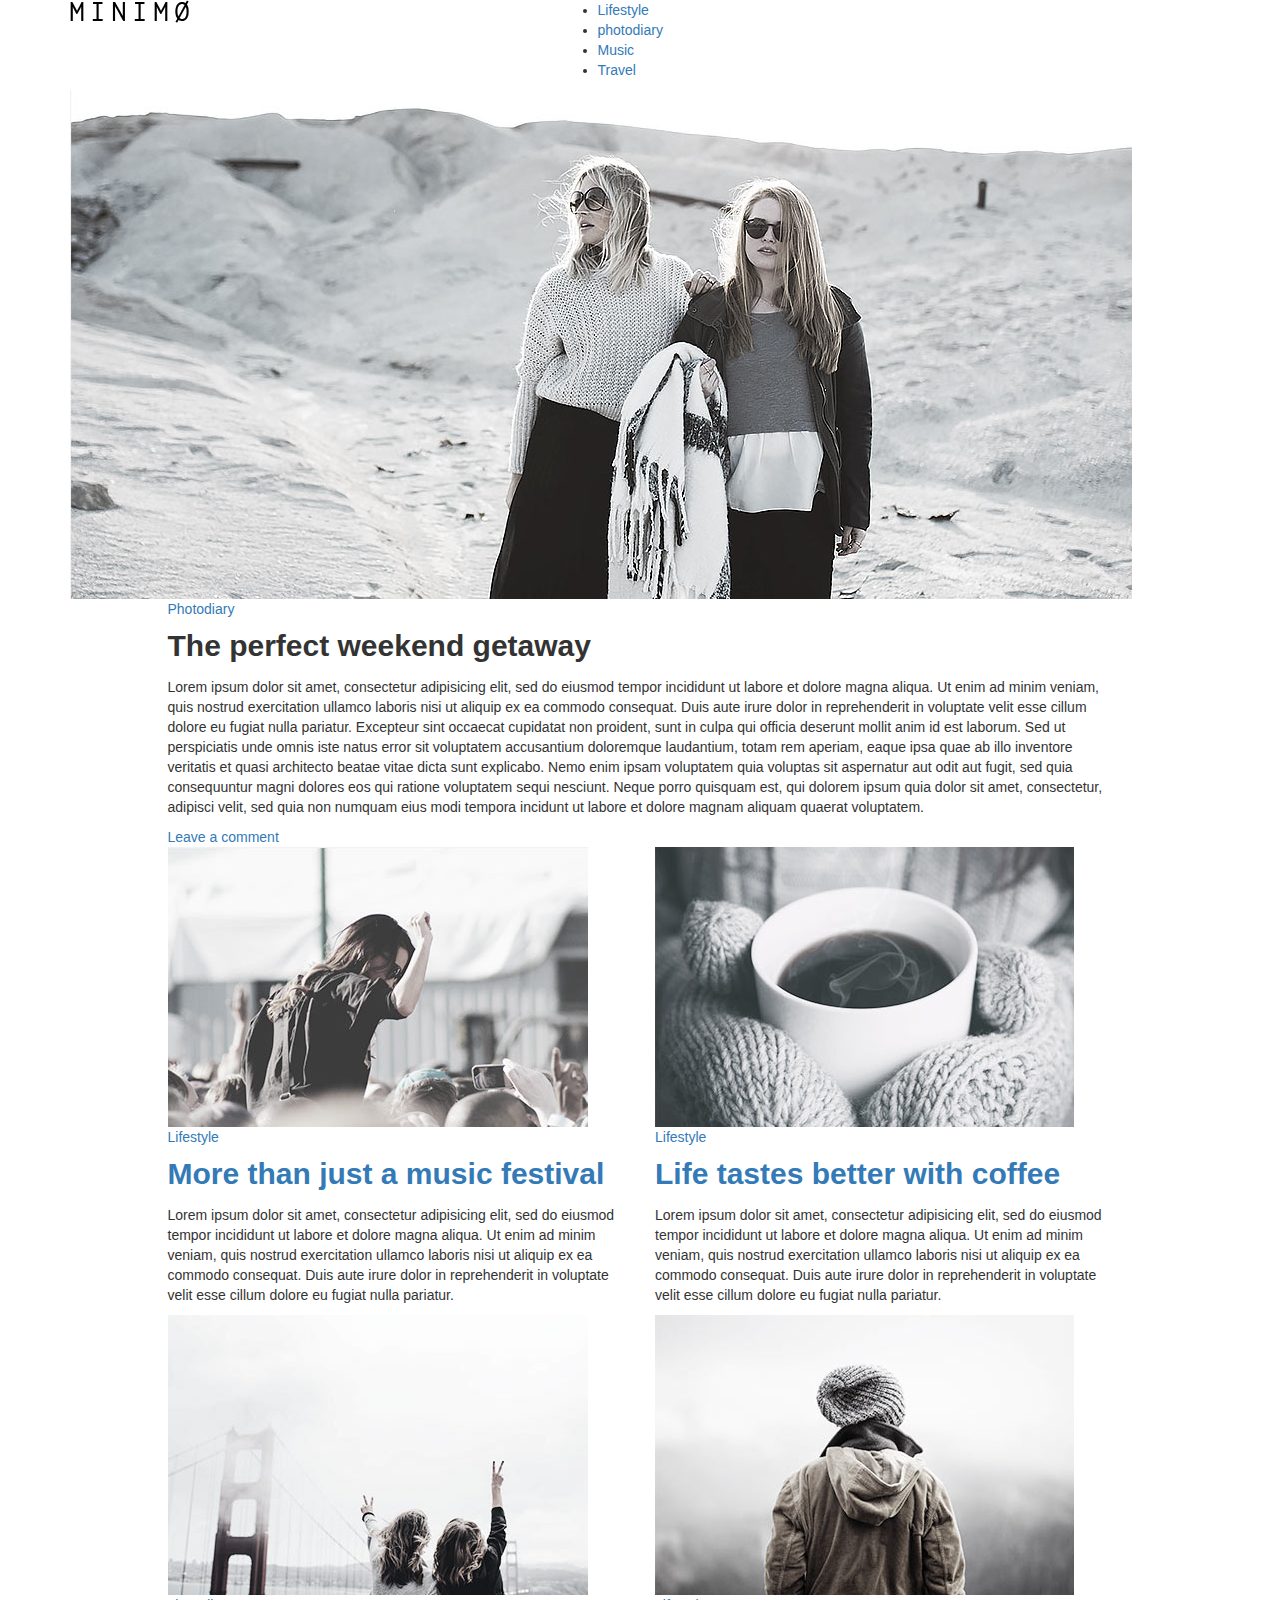
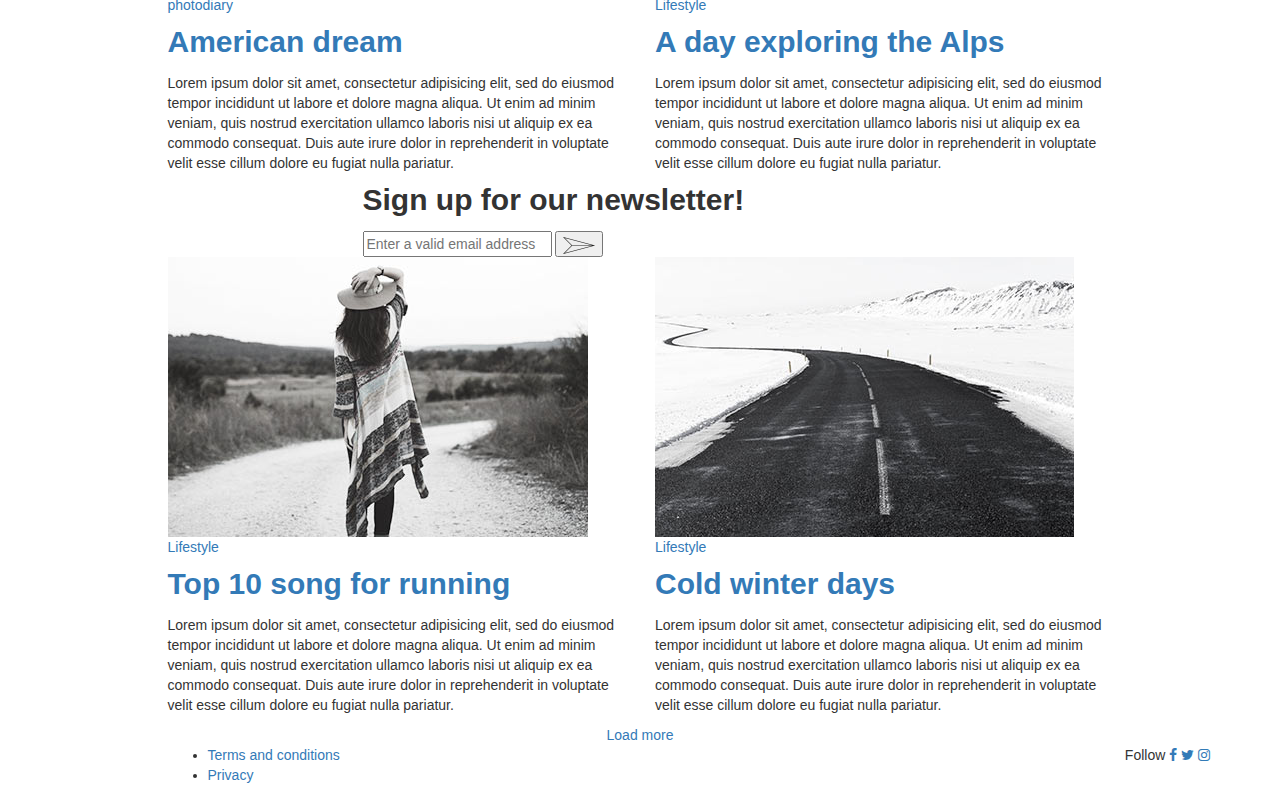
<file: Class-18/index.html>
<!DOCTYPE html>
<html lang="en">
    <head>
        <meta charset="utf-8">
        <meta http-equiv="X-UA-Compatible" content="IE=edge">
        <meta name="viewport" content="width=device-width, initial-scale=1">

        <title>Exam Class-18 Psd To Html part-1 (Minimo)</title>
        
        <link href="https://fonts.googleeapis.com/css?family=Open+Sans"  rel="stylesheet">
        <link href="assets/css/bootstrap.min.css" rel="stylesheet">
        <link href="assets/css/font-awesome.min.css" rel="stylesheet">
        <link href="assets/css/owl.carousel.css" rel="stylesheet">
        <link href="assets/css/style.css" rel="stylesheet">
        <link href="assets/css/responsive.css" rel="stylesheet">
        
    </head>
    <body>
      
       <div class="container">
           <div class="row">
               <div class="col-md-5">
                   <div class="logo">
                       <a href="index.html"><img src="assets/img/logo.png" alt="logo"></a>
                   </div>
               </div>
               <div class="col-md-7">
                   <div class="main-menu">
                       <ul>
                           <li><a href="index.html">Lifestyle</a></li>
                           <li><a href="index.html">photodiary</a></li>
                           <li><a href="index.html">Music</a></li>
                           <li><a href="index.html">Travel</a></li>
                       </ul>
                   </div>
               </div>
           </div>
           
           <div class="row">
               <div class="col-md-12">
                   <div class="single-blog-item">
                       <div class="blog-featured-content">
                           <img src="assets/img/blog-bg-1.jpg" alt="">
                       </div>
                       <div class="row">
                           <div class="col-md-10 col-md-offset-1">
                               <p class="blog-meta"><a href="index.html">Photodiary</a></p>
                               <h2>The perfect weekend getaway</h2>
                               <div class="blog-box-content">
                                   <p>Lorem ipsum dolor sit amet, consectetur adipisicing elit, sed do eiusmod tempor incididunt ut labore et dolore magna aliqua. Ut enim ad minim veniam, quis nostrud exercitation ullamco laboris nisi ut aliquip ex ea commodo consequat. Duis aute irure dolor in reprehenderit in voluptate velit esse cillum dolore eu fugiat nulla pariatur. Excepteur sint occaecat cupidatat non proident, sunt in culpa qui officia deserunt mollit anim id est laborum. Sed ut perspiciatis unde omnis iste natus error sit voluptatem accusantium doloremque laudantium, totam rem aperiam, eaque ipsa quae ab illo inventore veritatis et quasi architecto beatae vitae dicta sunt explicabo. Nemo enim ipsam voluptatem quia voluptas sit aspernatur aut odit aut fugit, sed quia consequuntur magni dolores eos qui ratione voluptatem sequi nesciunt. Neque porro quisquam est, qui dolorem ipsum quia dolor sit amet, consectetur, adipisci velit, sed quia non numquam eius modi tempora incidunt ut labore et dolore magnam aliquam quaerat voluptatem.</p>
                               </div>
                               <a href="index.html" class="blog-readmore-btn">Leave a comment</a>
                           </div>
                       </div>
                   </div>
               </div>
           </div>
           
           <div class="row">
               <div class="col-md-10 col-md-offset-1">
                   <div class="row">
                       <!-- Blog box -->
                       <div class="col-md-6">
                           <div class="single-blog-item">
                               <div class="blog-featured-content">
                                   <a href="index.html"><img src="assets/img/blog-bg-2.jpg" alt=""></a>
                               </div>
                               <p class="blog-meta"><a href="index.html">Lifestyle</a></p>
                               <h2><a href="index.html">More than just a music festival</a></h2>
                               <div class="blog-box-content">
                                   <p>Lorem ipsum dolor sit amet, consectetur adipisicing elit, sed do eiusmod tempor incididunt ut labore et dolore magna aliqua. Ut enim ad minim veniam, quis nostrud exercitation ullamco laboris nisi ut aliquip ex ea commodo consequat. Duis aute irure dolor in reprehenderit in voluptate velit esse cillum dolore eu fugiat nulla pariatur.</p>
                               </div>
                           </div>
                       </div>
                       <!-- Blog box end -->
                           
                       <!-- Blog box -->
                       <div class="col-md-6">
                           <div class="single-blog-item">
                               <div class="blog-featured-content">
                                   <a href="index.html"><img src="assets/img/blog-bg-3.jpg" alt=""></a>
                               </div>
                               <p class="blog-meta"><a href="index.html">Lifestyle</a></p>
                               <h2><a href="index.html">Life tastes better with coffee</a></h2>
                               <div class="blog-box-content">
                                   <p>Lorem ipsum dolor sit amet, consectetur adipisicing elit, sed do eiusmod tempor incididunt ut labore et dolore magna aliqua. Ut enim ad minim veniam, quis nostrud exercitation ullamco laboris nisi ut aliquip ex ea commodo consequat. Duis aute irure dolor in reprehenderit in voluptate velit esse cillum dolore eu fugiat nulla pariatur.</p>
                               </div>
                           </div>
                       </div>
                       <!-- Blog box end -->
                           
                       <!-- Blog box -->
                   </div>
                   
                   <div class="row">
                       <!-- Blog box -->
                       <div class="col-md-6">
                           <div class="single-blog-item">
                               <div class="blog-featured-content">
                                   <a href="index.html"><img src="assets/img/blog-bg-4.jpg" alt=""></a>
                               </div>
                               <p class="blog-meta"><a href="index.html">photodiary</a></p>
                               <h2><a href="index.html">American dream</a></h2>
                               <div class="blog-box-content">
                                   <p>Lorem ipsum dolor sit amet, consectetur adipisicing elit, sed do eiusmod tempor incididunt ut labore et dolore magna aliqua. Ut enim ad minim veniam, quis nostrud exercitation ullamco laboris nisi ut aliquip ex ea commodo consequat. Duis aute irure dolor in reprehenderit in voluptate velit esse cillum dolore eu fugiat nulla pariatur.</p>
                               </div>
                           </div>
                       </div>
                       <!-- Blog box end -->
                           
                       <!-- Blog box -->
                       
                       <div class="col-md-6">
                           <div class="single-blog-item">
                               <div class="blog-featured-content">
                                   <a href="index.html"><img src="assets/img/blog-bg-5.jpg" alt=""></a>
                               </div>
                               <p class="blog-meta"><a href="index.html">Lifestyle</a></p>
                               <h2><a href="index.html">A day exploring the Alps</a></h2>
                               <div class="blog-box-content">
                                   <p>Lorem ipsum dolor sit amet, consectetur adipisicing elit, sed do eiusmod tempor incididunt ut labore et dolore magna aliqua. Ut enim ad minim veniam, quis nostrud exercitation ullamco laboris nisi ut aliquip ex ea commodo consequat. Duis aute irure dolor in reprehenderit in voluptate velit esse cillum dolore eu fugiat nulla pariatur.</p>
                               </div>
                           </div>
                       </div>
                       <!-- Blog box end -->
                           
                       <!-- Blog box -->
                   </div>
               </div>
           </div>
       </div>
       
       <div class="newsletter-area">
           <div class="container">
               <div class="row">
                   <div class="col-md-6 col-md-offset-3">
                       <h2>Sign up for our newsletter!</h2>
                       <div class="newsletter-form">
                           <form action="index.html">
                               <input type="email" placeholder="Enter a valid email address">
                               <button><img src="assets/img/send-icon.png" alt=""></button>
                           </form>
                       </div>
                   </div>
               </div>
           </div>
       </div>
        
        <div class="section-padding">
            <div class="container">
                <div class="row">
                   <div class="col-md-10 col-md-offset-1">
                       <div class="row">
                          <!-- Blog box -->
                           <div class="col-md-6">
                               <div class="single-blog-item">
                                   <div class="blog-featured-content">
                                       <a href="index.html"><img src="assets/img/blog-bg-6.jpg" alt=""></a>
                                   </div>
                                   <p class="blog-meta"><a href="index.html">Lifestyle</a></p>
                                   <h2><a href="index.html">Top 10 song for running</a></h2>
                                   <div class="blog-box-content">
                                       <p>Lorem ipsum dolor sit amet, consectetur adipisicing elit, sed do eiusmod tempor incididunt ut labore et dolore magna aliqua. Ut enim ad minim veniam, quis nostrud exercitation ullamco laboris nisi ut aliquip ex ea commodo consequat. Duis aute irure dolor in reprehenderit in voluptate velit esse cillum dolore eu fugiat nulla pariatur.</p>
                                   </div>
                               </div>
                           </div>
                           <!-- Blog box end -->
                           
                           <!-- Blog box -->
                           <div class="col-md-6">
                               <div class="single-blog-item">
                                   <div class="blog-featured-content">
                                       <a href="index.html"><img src="assets/img/blog-bg-7.jpg" alt=""></a>
                                   </div>
                                   <p class="blog-meta"><a href="index.html">Lifestyle</a></p>
                                   <h2><a href="index.html">Cold winter days</a></h2>
                                   <div class="blog-box-content">
                                       <p>Lorem ipsum dolor sit amet, consectetur adipisicing elit, sed do eiusmod tempor incididunt ut labore et dolore magna aliqua. Ut enim ad minim veniam, quis nostrud exercitation ullamco laboris nisi ut aliquip ex ea commodo consequat. Duis aute irure dolor in reprehenderit in voluptate velit esse cillum dolore eu fugiat nulla pariatur.</p>
                                   </div>
                               </div>
                           </div>
                           <!-- Blog box end -->
                       </div>
                       
                       <div class="row">
                           <div class="col-md-12">
                               <div class="load-more-btn-wrapper text-center">
                                   <a href="index.html" class="load-more-btn">Load more</a>
                               </div>
                           </div>
                       </div>
                   </div>
                </div>
            </div>
        </div>
        
        <div class="footer-area">
            <div class="container">
                <div class="row">
                    <div class="col-md-5 col-xs-offset-1">
                        <ul>
                            <li><a href="index.html">Terms and conditions</a></li>
                            <li><a href="index.html">Privacy</a></li>
                        </ul>
                    </div>
                    <div class="col-md-6 text-right">
                        Follow
                        <a href="index.html"><i class="fa fa-facebook"></i></a>
                        <a href="index.html"><i class="fa fa-twitter"></i></a>
                        <a href="index.html"><i class="fa fa-instagram"></i></a>
                    </div>
                </div>
            </div>
        </div>
        

        <script src="assets/js/jquery.min.js"></script>
        <script src="assets/js/owl.carousel.min.js"></script>
        <script src="assets/js/bootstrap.min.js"></script>
        <script src="assets/js/main.js"></script>
    </body>
</html>
</file>
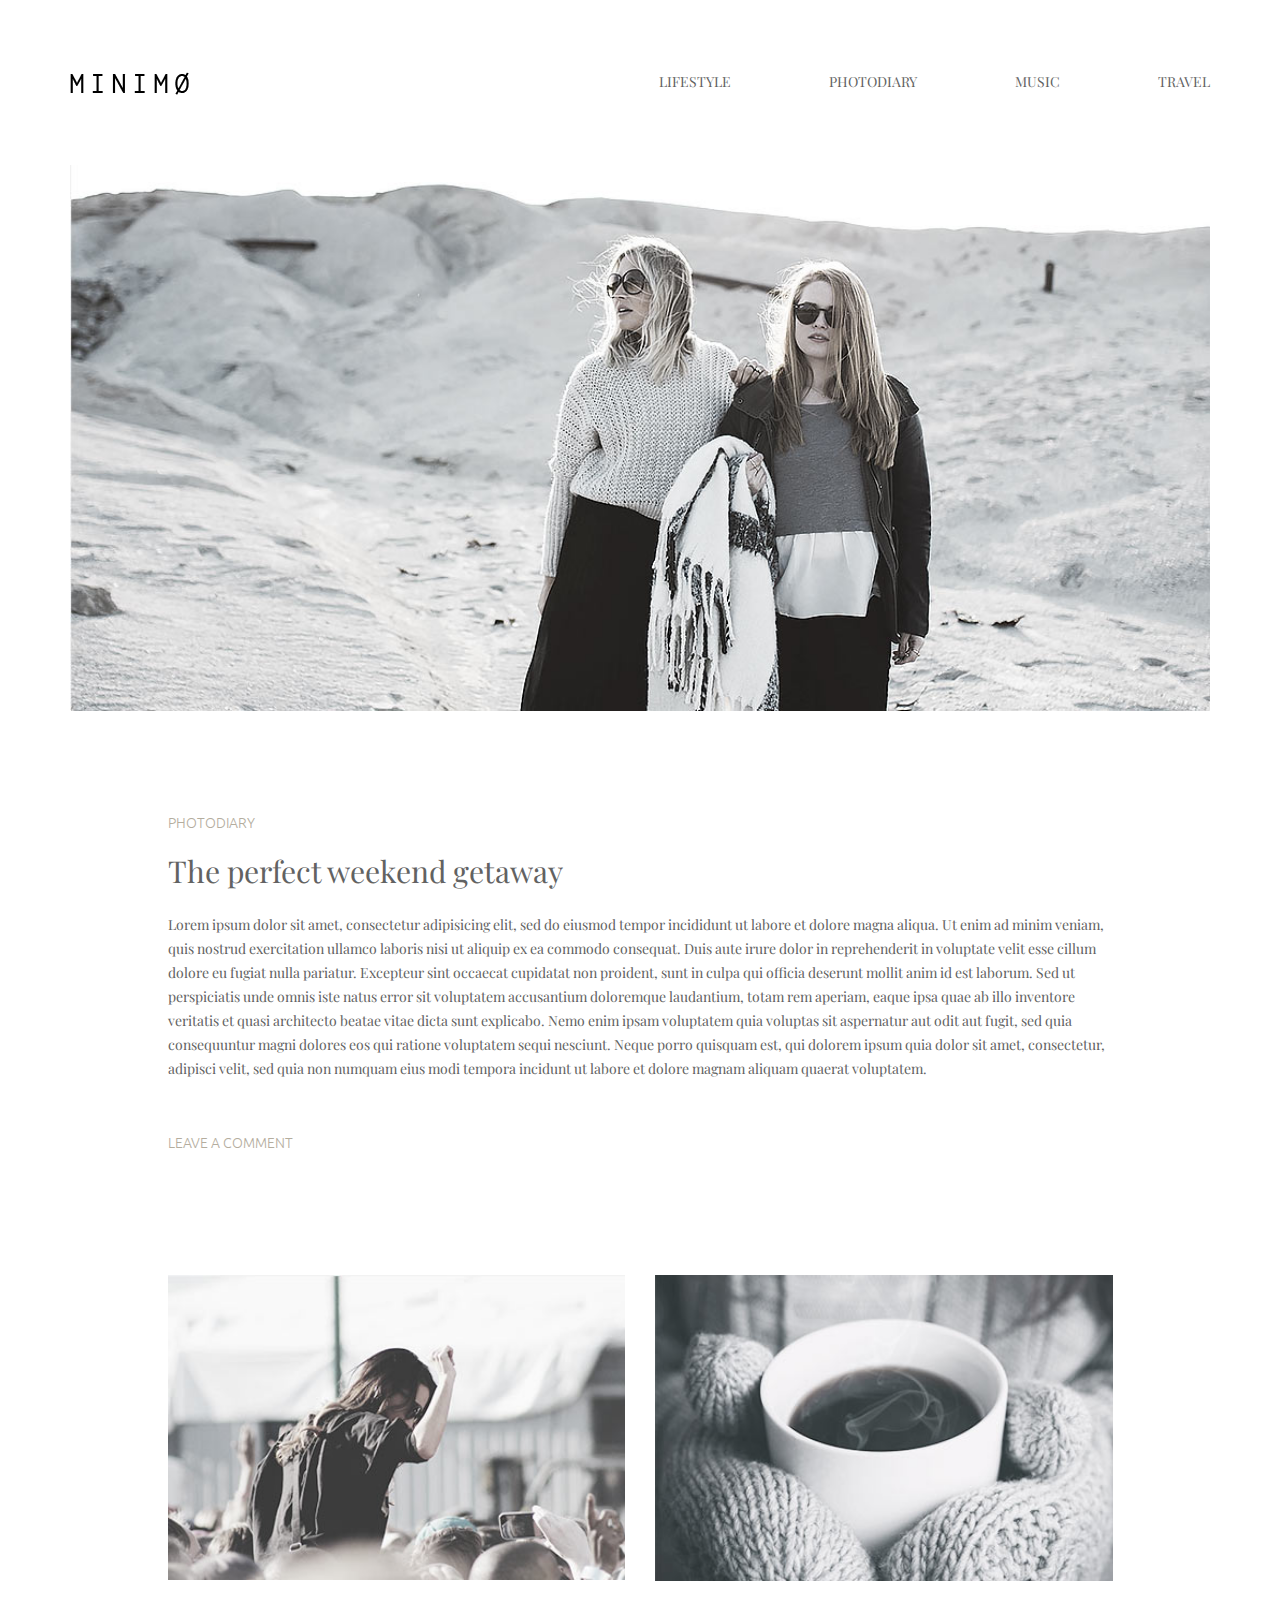
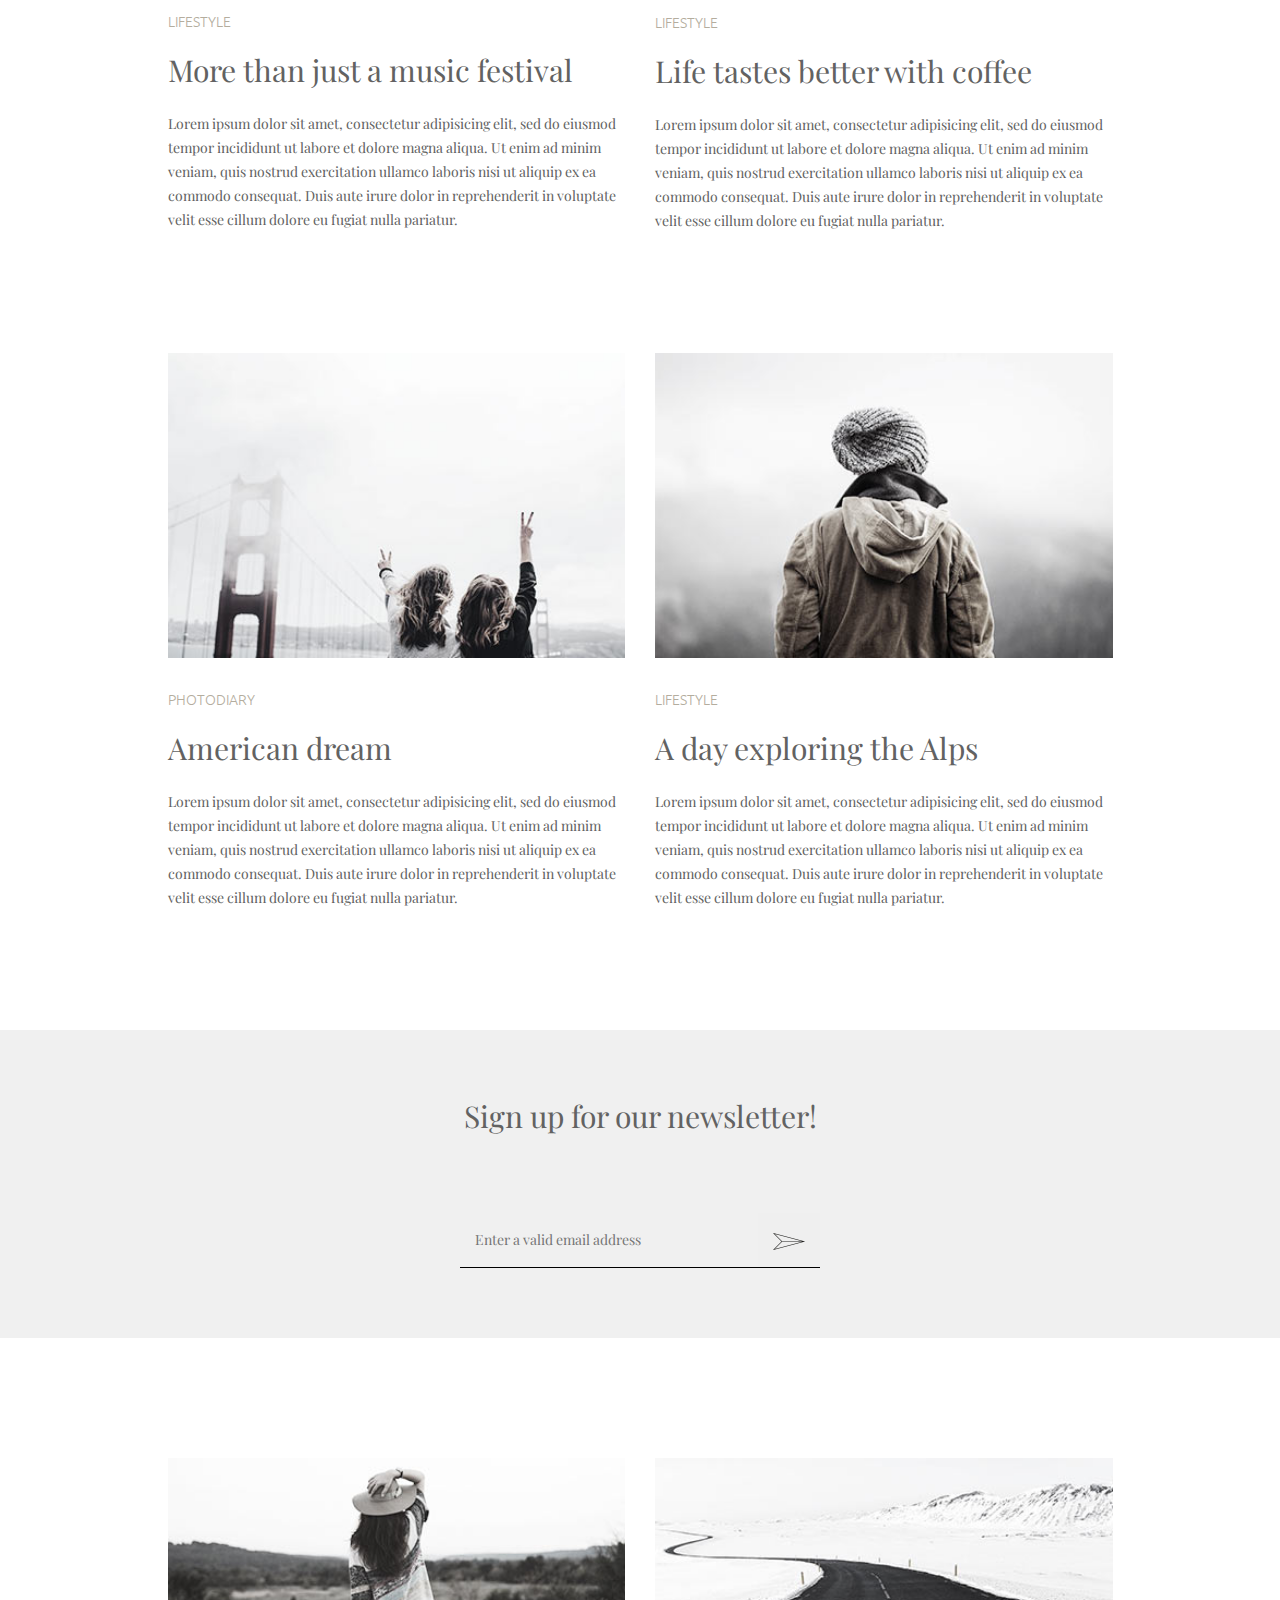
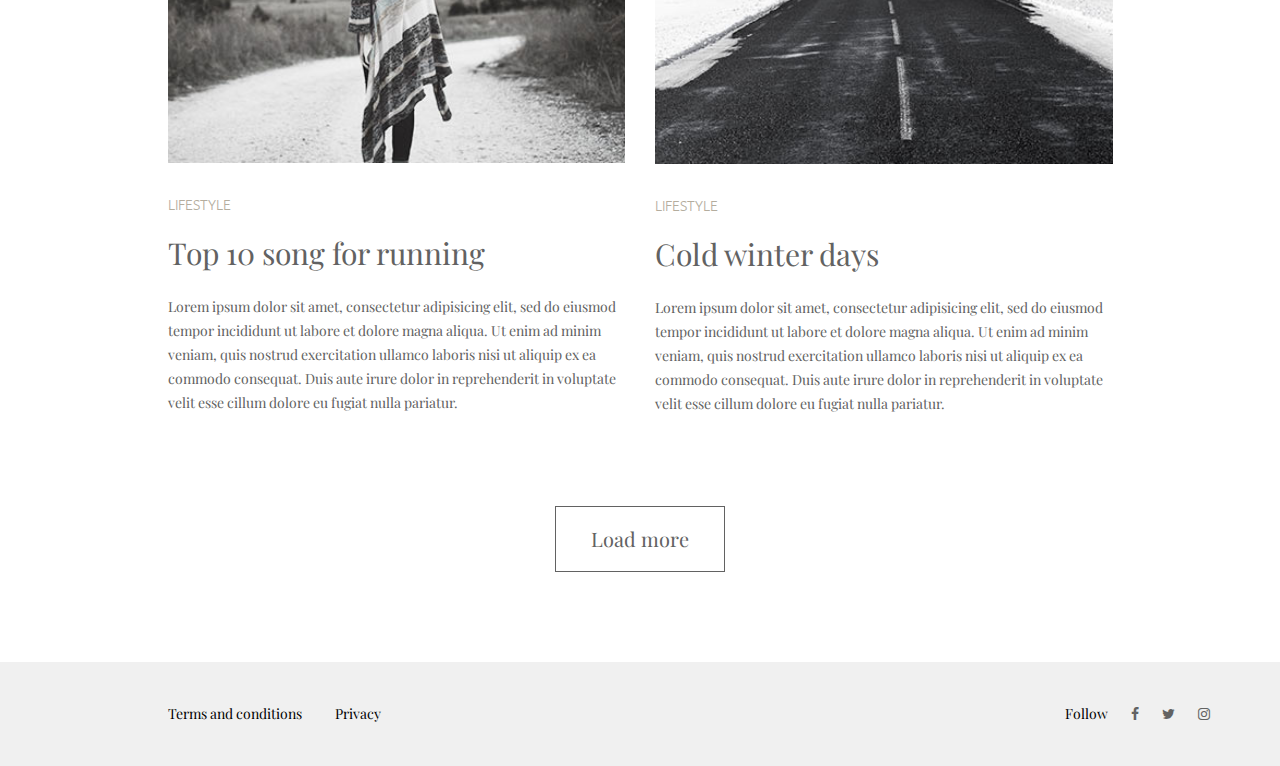
<file: Class-19/index.html>
<!DOCTYPE html>
<html lang="en">
    <head>
        <meta charset="utf-8">
        <meta http-equiv="X-UA-Compatible" content="IE=edge">
        <meta name="viewport" content="width=device-width, initial-scale=1">

        <title>Exam Class-19 Psd To Html part-2 (Minimo)</title>
        
        <link href="https://fonts.googleapis.com/css?family=Playfair+Display:400,400i,700,700i,900,900i|Ubuntu:300,300i,400,400i" rel="stylesheet">
        <link href="assets/css/bootstrap.min.css" rel="stylesheet">
        <link href="assets/css/font-awesome.min.css" rel="stylesheet">
        <link href="assets/css/owl.carousel.css" rel="stylesheet">
        <link href="assets/css/style.css" rel="stylesheet">
        <link href="assets/css/responsive.css" rel="stylesheet">
        
    </head>
    <body>
      
       <div class="container">
           <div class="row">
               <div class="col-md-5">
                   <div class="logo">
                       <a href="index.html"><img src="assets/img/logo.png" alt="logo"></a>
                   </div>
               </div>
               <div class="col-md-7">
                   <div class="main-menu">
                       <ul>
                           <li><a href="index.html">Lifestyle</a></li>
                           <li><a href="index.html">photodiary</a></li>
                           <li><a href="index.html">Music</a></li>
                           <li><a href="index.html">Travel</a></li>
                       </ul>
                   </div>
               </div>
           </div>
           
           <div class="row">
               <div class="col-md-12">
                   <div class="single-blog-item big-blog-box">
                       <div class="blog-featured-content">
                           <img src="assets/img/blog-bg-1.jpg" alt="">
                       </div>
                       <div class="row">
                           <div class="col-md-10 col-md-offset-1">
                               <p class="blog-meta"><a href="index.html">Photodiary</a></p>
                               <h2>The perfect weekend getaway</h2>
                               <div class="blog-box-content">
                                   <p>Lorem ipsum dolor sit amet, consectetur adipisicing elit, sed do eiusmod tempor incididunt ut labore et dolore magna aliqua. Ut enim ad minim veniam, quis nostrud exercitation ullamco laboris nisi ut aliquip ex ea commodo consequat. Duis aute irure dolor in reprehenderit in voluptate velit esse cillum dolore eu fugiat nulla pariatur. Excepteur sint occaecat cupidatat non proident, sunt in culpa qui officia deserunt mollit anim id est laborum. Sed ut perspiciatis unde omnis iste natus error sit voluptatem accusantium doloremque laudantium, totam rem aperiam, eaque ipsa quae ab illo inventore veritatis et quasi architecto beatae vitae dicta sunt explicabo. Nemo enim ipsam voluptatem quia voluptas sit aspernatur aut odit aut fugit, sed quia consequuntur magni dolores eos qui ratione voluptatem sequi nesciunt. Neque porro quisquam est, qui dolorem ipsum quia dolor sit amet, consectetur, adipisci velit, sed quia non numquam eius modi tempora incidunt ut labore et dolore magnam aliquam quaerat voluptatem.</p>
                               </div>
                               <a href="index.html" class="blog-readmore-btn">Leave a comment</a>
                           </div>
                       </div>
                   </div>
               </div>
           </div>
           
           <div class="row">
               <div class="col-md-10 col-md-offset-1">
                   <div class="row">
                       <!-- Blog box -->
                       <div class="col-md-6">
                           <div class="single-blog-item">
                               <div class="blog-featured-content">
                                   <a href="index.html"><img src="assets/img/blog-bg-2.jpg" alt=""></a>
                               </div>
                               <p class="blog-meta"><a href="index.html">Lifestyle</a></p>
                               <h2><a href="index.html">More than just a music festival</a></h2>
                               <div class="blog-box-content">
                                   <p>Lorem ipsum dolor sit amet, consectetur adipisicing elit, sed do eiusmod tempor incididunt ut labore et dolore magna aliqua. Ut enim ad minim veniam, quis nostrud exercitation ullamco laboris nisi ut aliquip ex ea commodo consequat. Duis aute irure dolor in reprehenderit in voluptate velit esse cillum dolore eu fugiat nulla pariatur.</p>
                               </div>
                           </div>
                       </div>
                       <!-- Blog box end -->
                           
                       <!-- Blog box -->
                       <div class="col-md-6">
                           <div class="single-blog-item">
                               <div class="blog-featured-content">
                                   <a href="index.html"><img src="assets/img/blog-bg-3.jpg" alt=""></a>
                               </div>
                               <p class="blog-meta"><a href="index.html">Lifestyle</a></p>
                               <h2><a href="index.html">Life tastes better with coffee</a></h2>
                               <div class="blog-box-content">
                                   <p>Lorem ipsum dolor sit amet, consectetur adipisicing elit, sed do eiusmod tempor incididunt ut labore et dolore magna aliqua. Ut enim ad minim veniam, quis nostrud exercitation ullamco laboris nisi ut aliquip ex ea commodo consequat. Duis aute irure dolor in reprehenderit in voluptate velit esse cillum dolore eu fugiat nulla pariatur.</p>
                               </div>
                           </div>
                       </div>
                       <!-- Blog box end -->
                           
                       <!-- Blog box -->
                   </div>
                   
                   <div class="row">
                       <!-- Blog box -->
                       <div class="col-md-6">
                           <div class="single-blog-item">
                               <div class="blog-featured-content">
                                   <a href="index.html"><img src="assets/img/blog-bg-4.jpg" alt=""></a>
                               </div>
                               <p class="blog-meta"><a href="index.html">photodiary</a></p>
                               <h2><a href="index.html">American dream</a></h2>
                               <div class="blog-box-content">
                                   <p>Lorem ipsum dolor sit amet, consectetur adipisicing elit, sed do eiusmod tempor incididunt ut labore et dolore magna aliqua. Ut enim ad minim veniam, quis nostrud exercitation ullamco laboris nisi ut aliquip ex ea commodo consequat. Duis aute irure dolor in reprehenderit in voluptate velit esse cillum dolore eu fugiat nulla pariatur.</p>
                               </div>
                           </div>
                       </div>
                       <!-- Blog box end -->
                           
                       <!-- Blog box -->
                       
                       <div class="col-md-6">
                           <div class="single-blog-item">
                               <div class="blog-featured-content">
                                   <a href="index.html"><img src="assets/img/blog-bg-5.jpg" alt=""></a>
                               </div>
                               <p class="blog-meta"><a href="index.html">Lifestyle</a></p>
                               <h2><a href="index.html">A day exploring the Alps</a></h2>
                               <div class="blog-box-content">
                                   <p>Lorem ipsum dolor sit amet, consectetur adipisicing elit, sed do eiusmod tempor incididunt ut labore et dolore magna aliqua. Ut enim ad minim veniam, quis nostrud exercitation ullamco laboris nisi ut aliquip ex ea commodo consequat. Duis aute irure dolor in reprehenderit in voluptate velit esse cillum dolore eu fugiat nulla pariatur.</p>
                               </div>
                           </div>
                       </div>
                       <!-- Blog box end -->
                           
                       <!-- Blog box -->
                   </div>
               </div>
           </div>
       </div>
       
       <div class="newsletter-area">
           <div class="container">
               <div class="row">
                   <div class="col-md-6 col-md-offset-3">
                       <h2>Sign up for our newsletter!</h2>
                       <div class="newsletter-form">
                           <form action="index.html">
                               <input type="email" placeholder="Enter a valid email address">
                               <button><img src="assets/img/send-icon.png" alt=""></button>
                           </form>
                       </div>
                   </div>
               </div>
           </div>
       </div>
        
        <div class="section-padding">
            <div class="container">
                <div class="row">
                   <div class="col-md-10 col-md-offset-1">
                       <div class="row">
                          <!-- Blog box -->
                           <div class="col-md-6">
                               <div class="single-blog-item">
                                   <div class="blog-featured-content">
                                       <a href="index.html"><img src="assets/img/blog-bg-6.jpg" alt=""></a>
                                   </div>
                                   <p class="blog-meta"><a href="index.html">Lifestyle</a></p>
                                   <h2><a href="index.html">Top 10 song for running</a></h2>
                                   <div class="blog-box-content">
                                       <p>Lorem ipsum dolor sit amet, consectetur adipisicing elit, sed do eiusmod tempor incididunt ut labore et dolore magna aliqua. Ut enim ad minim veniam, quis nostrud exercitation ullamco laboris nisi ut aliquip ex ea commodo consequat. Duis aute irure dolor in reprehenderit in voluptate velit esse cillum dolore eu fugiat nulla pariatur.</p>
                                   </div>
                               </div>
                           </div>
                           <!-- Blog box end -->
                           
                           <!-- Blog box -->
                           <div class="col-md-6">
                               <div class="single-blog-item">
                                   <div class="blog-featured-content">
                                       <a href="index.html"><img src="assets/img/blog-bg-7.jpg" alt=""></a>
                                   </div>
                                   <p class="blog-meta"><a href="index.html">Lifestyle</a></p>
                                   <h2><a href="index.html">Cold winter days</a></h2>
                                   <div class="blog-box-content">
                                       <p>Lorem ipsum dolor sit amet, consectetur adipisicing elit, sed do eiusmod tempor incididunt ut labore et dolore magna aliqua. Ut enim ad minim veniam, quis nostrud exercitation ullamco laboris nisi ut aliquip ex ea commodo consequat. Duis aute irure dolor in reprehenderit in voluptate velit esse cillum dolore eu fugiat nulla pariatur.</p>
                                   </div>
                               </div>
                           </div>
                           <!-- Blog box end -->
                       </div>
                       
                       <div class="row">
                           <div class="col-md-12">
                               <div class="load-more-btn-wrapper text-center">
                                   <a href="index.html" class="load-more-btn">Load more</a>
                               </div>
                           </div>
                       </div>
                   </div>
                </div>
            </div>
        </div>
        
        <div class="footer-area">
            <div class="container">
                <div class="row">
                    <div class="col-md-5 col-xs-offset-1">
                        <ul>
                            <li><a href="index.html">Terms and conditions</a></li>
                            <li><a href="index.html">Privacy</a></li>
                        </ul>
                    </div>
                    <div class="col-md-6 text-right">
                        Follow
                        <a href="index.html"><i class="fa fa-facebook"></i></a>
                        <a href="index.html"><i class="fa fa-twitter"></i></a>
                        <a href="index.html"><i class="fa fa-instagram"></i></a>
                    </div>
                </div>
            </div>
        </div>
        

        <script src="assets/js/jquery.min.js"></script>
        <script src="assets/js/owl.carousel.min.js"></script>
        <script src="assets/js/bootstrap.min.js"></script>
        <script src="assets/js/main.js"></script>
    </body>
</html>
</file>
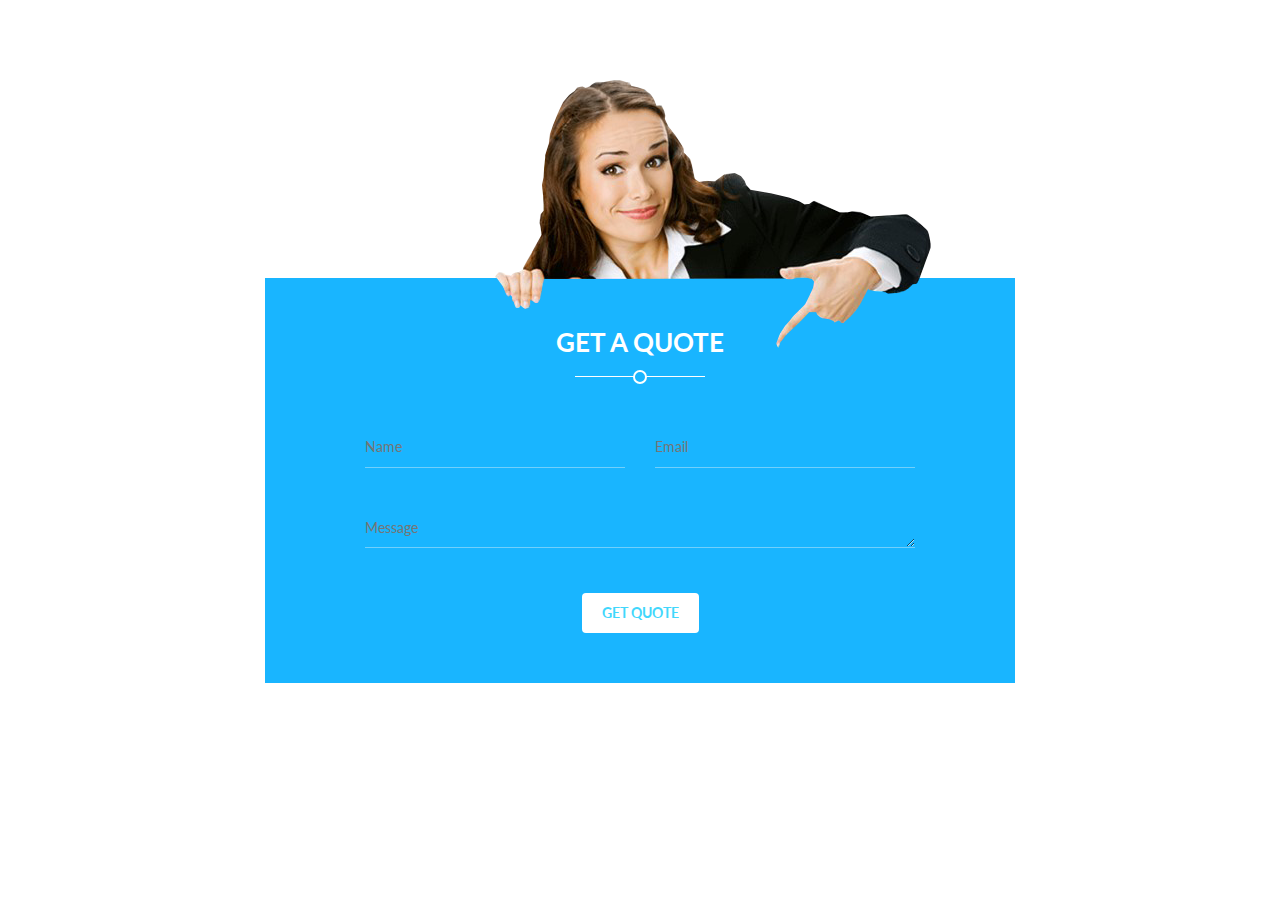
<file: Class-2/index.html>
<!DOCTYPE html>
<html lang="en">
    <head>
        <meta charset="utf-8">
        <meta http-equiv="X-UA-Compatible" content="IE=edge">
        <meta name="viewport" content="width=device-width, initial-scale=1">

        <title>Quote-Girl</title>
        
        <link href="https://fonts.googleapis.com/css?family=Lato:300,300i,400,400i,700,700i" rel="stylesheet">
        
        <link href="assets/css/bootstrap.min.css" rel="stylesheet">
        <link href="assets/css/font-awesome.min.css" rel="stylesheet">
        <link href="assets/css/style.css" rel="stylesheet">
        <link href="assets/css/responsive.css" rel="stylesheet">
        
    </head>
    <body>
        <section class="section-padding">
            <div class="container">
                <div class="row">
                    <div class="col-md-8 col-md-offset-2">
                        <div class="quote-form-wrap">
                            <img src="assets/img/quote-girl.png" alt="">
                            <div class="blue-quote-form">
                                <h3>get a quote</h3>
                                <form action="https://formspree.io/rashedul25389@gmail.com" method="post">
                                    <div class="row">
                                        <div class="col-md-6">
                                            <input type="text" name="Name"  required="" placeholder="Name">
                                        </div>
                                        <div class="col-md-6">
                                            <input type="text" name="Email"  required=""placeholder="Email">
                                        </div>
                                    </div>
                                    <p><textarea name="Message" id="Message" placeholder="Message" cols="30" rows="10"></textarea></p>
                                    <div class="blue-form-submit">
                                        <button type="submit">get quote</button>
                                    </div>
                                </form>
                            </div>
                        </div>
                    </div>
                </div>
            </div>
        </section>
        

        <script src="assets/js/jquery.min.js"></script>
        <script src="assets/js/bootstrap.min.js"></script>
        <script src="assets/js/main.js"></script>
    </body>
</html>
</file>
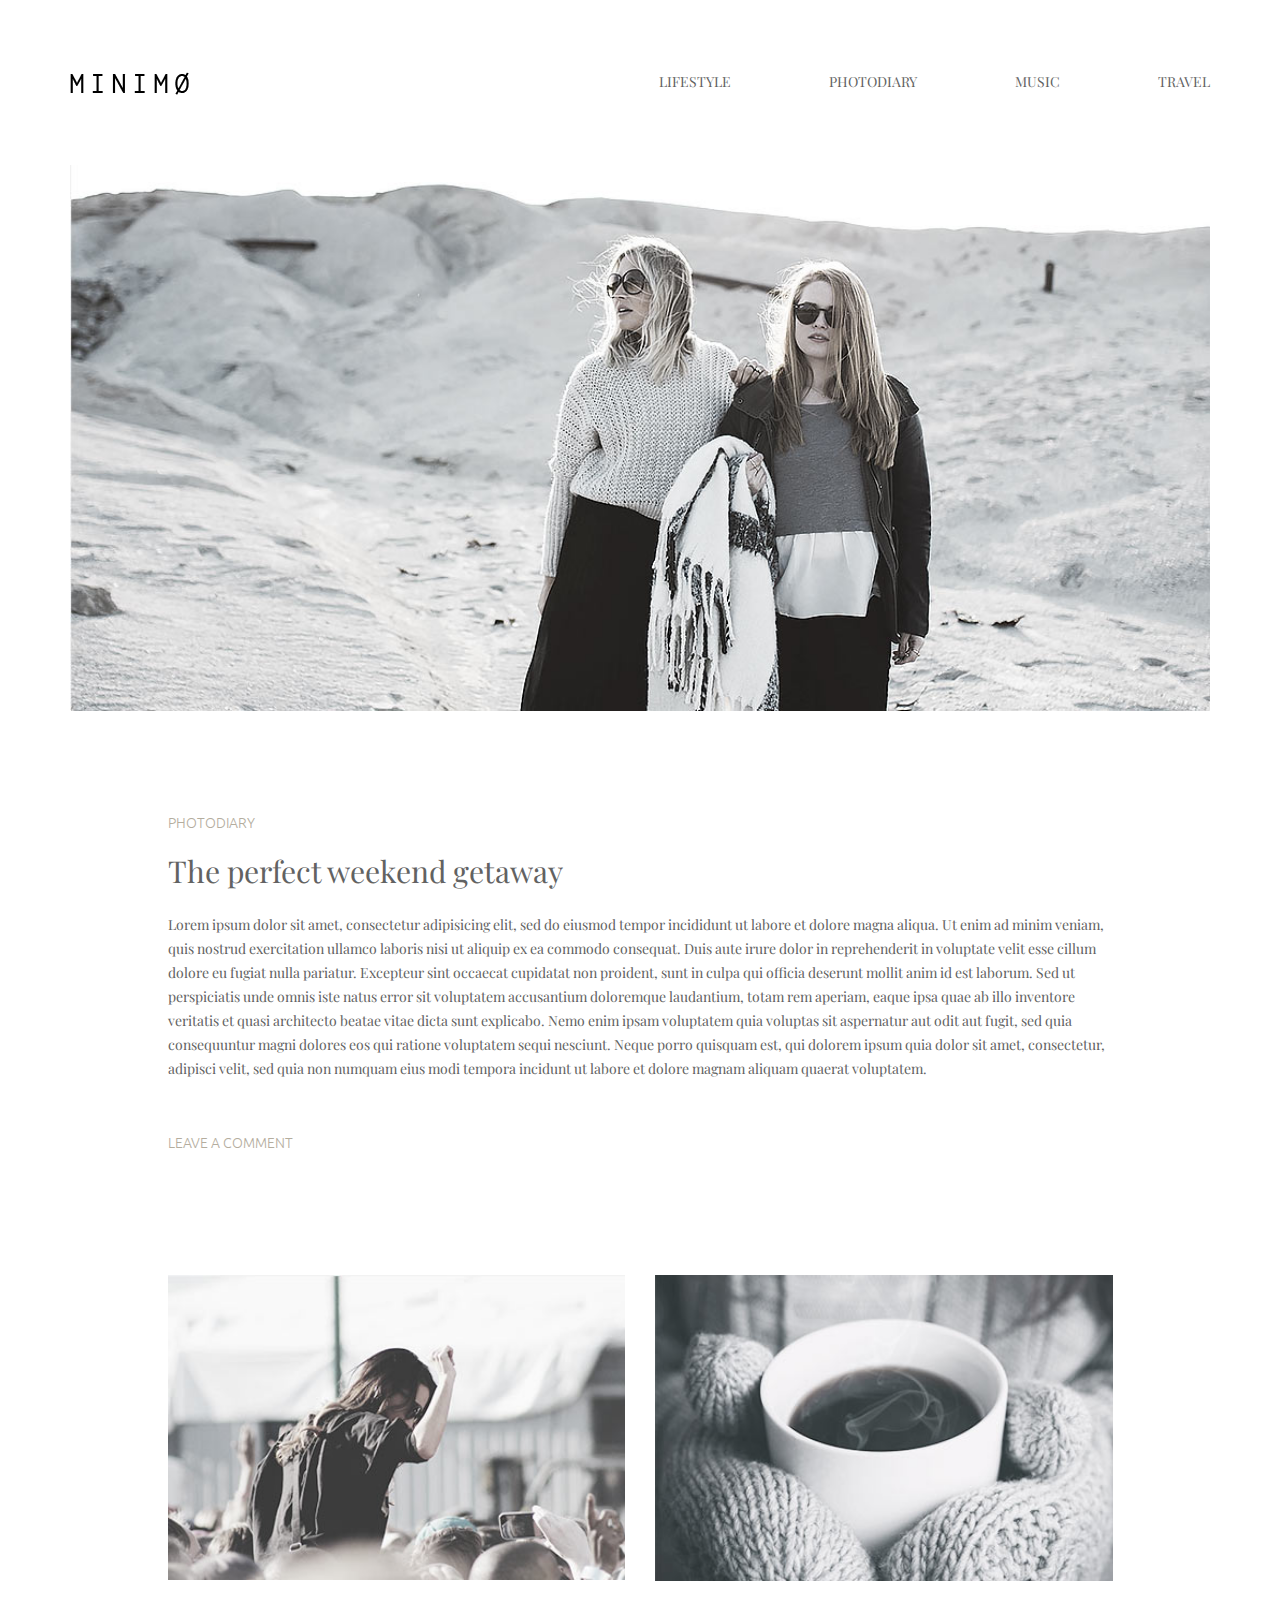
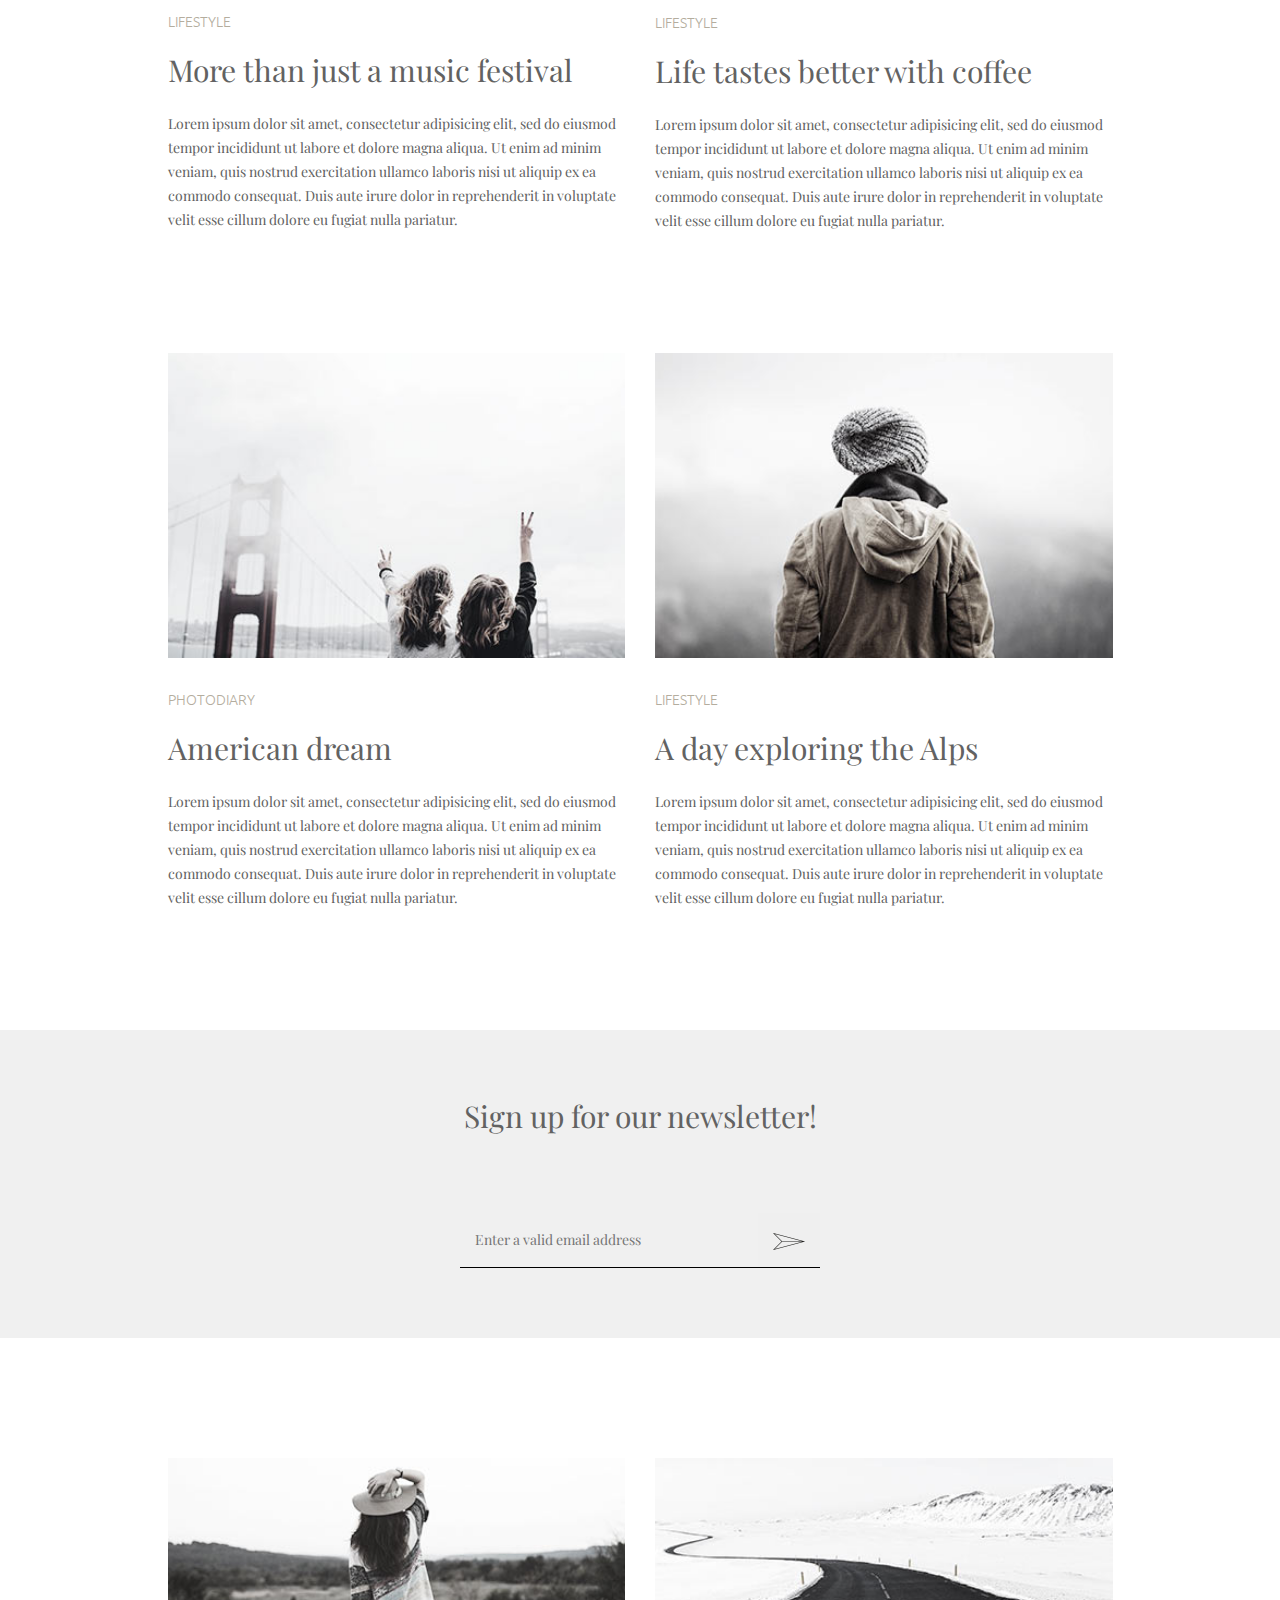
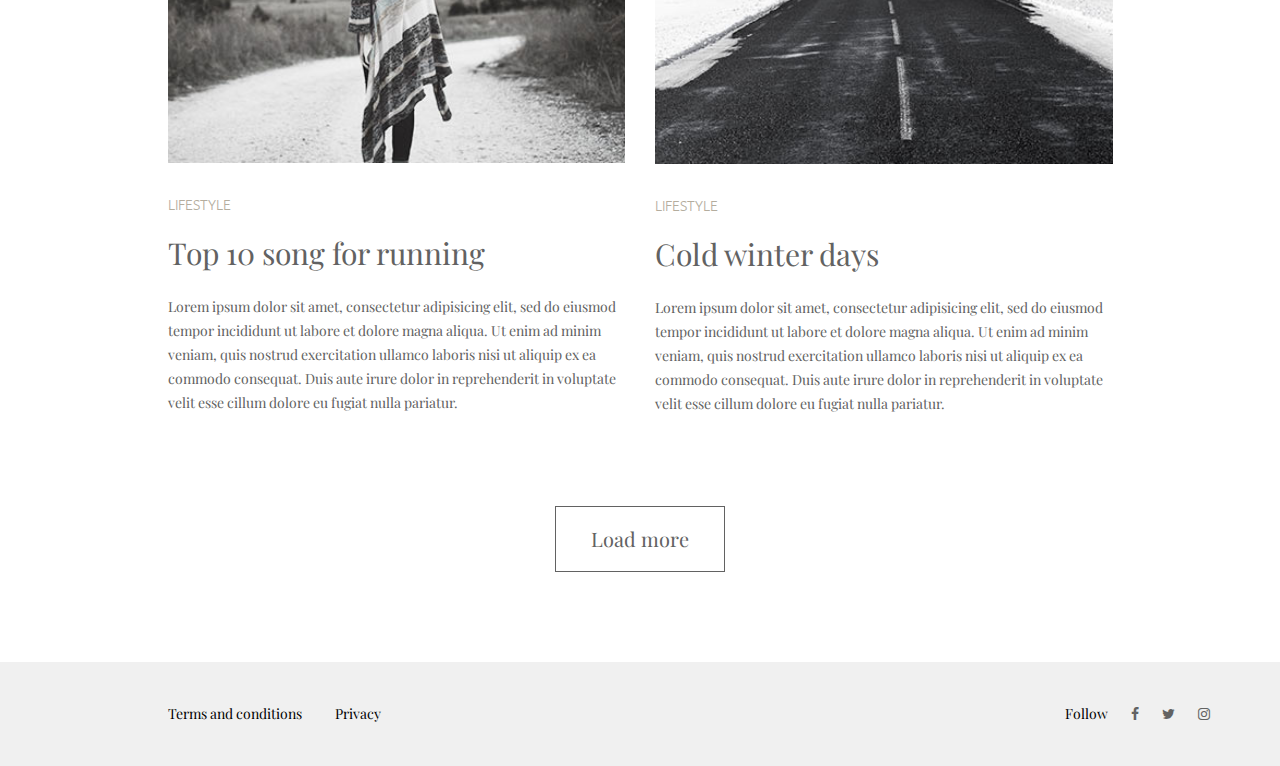
<file: Class-20/index.html>
<!DOCTYPE html>
<html lang="en">
    <head>
        <meta charset="utf-8">
        <meta http-equiv="X-UA-Compatible" content="IE=edge">
        <meta name="viewport" content="width=device-width, initial-scale=1">

        <title>Exam Class-20 Psd To Html part-3 (Minimo)</title>
        
        <link href="https://fonts.googleapis.com/css?family=Playfair+Display:400,400i,700,700i,900,900i|Ubuntu:300,300i,400,400i" rel="stylesheet">
        <link href="assets/css/bootstrap.min.css" rel="stylesheet">
        <link href="assets/css/font-awesome.min.css" rel="stylesheet">
        <link href="assets/css/owl.carousel.css" rel="stylesheet">
        <link href="assets/css/style.css" rel="stylesheet">
        <link href="assets/css/responsive.css" rel="stylesheet">
        
    </head>
    <body>
      
       <div class="container">
           <div class="row">
               <div class="col-md-5 col-sm-2">
                   <div class="logo">
                       <a href="index.html"><img src="assets/img/logo.png" alt="logo"></a>
                   </div>
               </div>
               <div class="col-md-7 col-sm-10">
                   <div class="main-menu">
                       <ul>
                           <li><a href="index.html">Lifestyle</a></li>
                           <li><a href="index.html">photodiary</a></li>
                           <li><a href="index.html">Music</a></li>
                           <li><a href="index.html">Travel</a></li>
                       </ul>
                   </div>
               </div>
           </div>
           
           <div class="row">
               <div class="col-md-12">
                   <div class="single-blog-item big-blog-box">
                       <div class="blog-featured-content">
                           <img src="assets/img/blog-bg-1.jpg" alt="">
                       </div>
                       <div class="row">
                           <div class="col-md-10 col-md-offset-1">
                               <p class="blog-meta"><a href="index.html">Photodiary</a></p>
                               <h2>The perfect weekend getaway</h2>
                               <div class="blog-box-content">
                                   <p>Lorem ipsum dolor sit amet, consectetur adipisicing elit, sed do eiusmod tempor incididunt ut labore et dolore magna aliqua. Ut enim ad minim veniam, quis nostrud exercitation ullamco laboris nisi ut aliquip ex ea commodo consequat. Duis aute irure dolor in reprehenderit in voluptate velit esse cillum dolore eu fugiat nulla pariatur. Excepteur sint occaecat cupidatat non proident, sunt in culpa qui officia deserunt mollit anim id est laborum. Sed ut perspiciatis unde omnis iste natus error sit voluptatem accusantium doloremque laudantium, totam rem aperiam, eaque ipsa quae ab illo inventore veritatis et quasi architecto beatae vitae dicta sunt explicabo. Nemo enim ipsam voluptatem quia voluptas sit aspernatur aut odit aut fugit, sed quia consequuntur magni dolores eos qui ratione voluptatem sequi nesciunt. Neque porro quisquam est, qui dolorem ipsum quia dolor sit amet, consectetur, adipisci velit, sed quia non numquam eius modi tempora incidunt ut labore et dolore magnam aliquam quaerat voluptatem.</p>
                               </div>
                               <a href="index.html" class="blog-readmore-btn">Leave a comment</a>
                           </div>
                       </div>
                   </div>
               </div>
           </div>
           
           <div class="row">
               <div class="col-md-10 col-md-offset-1">
                   <div class="row">
                       <!-- Blog box -->
                       <div class="col-sm-6">
                           <div class="single-blog-item">
                               <div class="blog-featured-content">
                                   <a href="index.html"><img src="assets/img/blog-bg-2.jpg" alt=""></a>
                               </div>
                               <p class="blog-meta"><a href="index.html">Lifestyle</a></p>
                               <h2><a href="index.html">More than just a music festival</a></h2>
                               <div class="blog-box-content">
                                   <p>Lorem ipsum dolor sit amet, consectetur adipisicing elit, sed do eiusmod tempor incididunt ut labore et dolore magna aliqua. Ut enim ad minim veniam, quis nostrud exercitation ullamco laboris nisi ut aliquip ex ea commodo consequat. Duis aute irure dolor in reprehenderit in voluptate velit esse cillum dolore eu fugiat nulla pariatur.</p>
                               </div>
                           </div>
                       </div>
                       <!-- Blog box end -->
                           
                       <!-- Blog box -->
                       <div class="col-sm-6">
                           <div class="single-blog-item">
                               <div class="blog-featured-content">
                                   <a href="index.html"><img src="assets/img/blog-bg-3.jpg" alt=""></a>
                               </div>
                               <p class="blog-meta"><a href="index.html">Lifestyle</a></p>
                               <h2><a href="index.html">Life tastes better with coffee</a></h2>
                               <div class="blog-box-content">
                                   <p>Lorem ipsum dolor sit amet, consectetur adipisicing elit, sed do eiusmod tempor incididunt ut labore et dolore magna aliqua. Ut enim ad minim veniam, quis nostrud exercitation ullamco laboris nisi ut aliquip ex ea commodo consequat. Duis aute irure dolor in reprehenderit in voluptate velit esse cillum dolore eu fugiat nulla pariatur.</p>
                               </div>
                           </div>
                       </div>
                       <!-- Blog box end -->
                           
                       <!-- Blog box -->
                   </div>
                   
                   <div class="row">
                       <!-- Blog box -->
                       <div class="col-sm-6">
                           <div class="single-blog-item">
                               <div class="blog-featured-content">
                                   <a href="index.html"><img src="assets/img/blog-bg-4.jpg" alt=""></a>
                               </div>
                               <p class="blog-meta"><a href="index.html">photodiary</a></p>
                               <h2><a href="index.html">American dream</a></h2>
                               <div class="blog-box-content">
                                   <p>Lorem ipsum dolor sit amet, consectetur adipisicing elit, sed do eiusmod tempor incididunt ut labore et dolore magna aliqua. Ut enim ad minim veniam, quis nostrud exercitation ullamco laboris nisi ut aliquip ex ea commodo consequat. Duis aute irure dolor in reprehenderit in voluptate velit esse cillum dolore eu fugiat nulla pariatur.</p>
                               </div>
                           </div>
                       </div>
                       <!-- Blog box end -->
                           
                       <!-- Blog box -->
                       
                       <div class="col-sm-6">
                           <div class="single-blog-item">
                               <div class="blog-featured-content">
                                   <a href="index.html"><img src="assets/img/blog-bg-5.jpg" alt=""></a>
                               </div>
                               <p class="blog-meta"><a href="index.html">Lifestyle</a></p>
                               <h2><a href="index.html">A day exploring the Alps</a></h2>
                               <div class="blog-box-content">
                                   <p>Lorem ipsum dolor sit amet, consectetur adipisicing elit, sed do eiusmod tempor incididunt ut labore et dolore magna aliqua. Ut enim ad minim veniam, quis nostrud exercitation ullamco laboris nisi ut aliquip ex ea commodo consequat. Duis aute irure dolor in reprehenderit in voluptate velit esse cillum dolore eu fugiat nulla pariatur.</p>
                               </div>
                           </div>
                       </div>
                       <!-- Blog box end -->
                           
                       <!-- Blog box -->
                   </div>
               </div>
           </div>
       </div>
       
       <div class="newsletter-area">
           <div class="container">
               <div class="row">
                   <div class="col-md-6 col-md-offset-3">
                       <h2>Sign up for our newsletter!</h2>
                       <div class="newsletter-form">
                           <form action="index.html">
                               <input type="email" placeholder="Enter a valid email address">
                               <button><img src="assets/img/send-icon.png" alt=""></button>
                           </form>
                       </div>
                   </div>
               </div>
           </div>
       </div>
        
        <div class="section-padding">
            <div class="container">
                <div class="row">
                   <div class="col-md-10 col-md-offset-1">
                       <div class="row">
                          <!-- Blog box -->
                           <div class="col-sm-6">
                               <div class="single-blog-item">
                                   <div class="blog-featured-content">
                                       <a href="index.html"><img src="assets/img/blog-bg-6.jpg" alt=""></a>
                                   </div>
                                   <p class="blog-meta"><a href="index.html">Lifestyle</a></p>
                                   <h2><a href="index.html">Top 10 song for running</a></h2>
                                   <div class="blog-box-content">
                                       <p>Lorem ipsum dolor sit amet, consectetur adipisicing elit, sed do eiusmod tempor incididunt ut labore et dolore magna aliqua. Ut enim ad minim veniam, quis nostrud exercitation ullamco laboris nisi ut aliquip ex ea commodo consequat. Duis aute irure dolor in reprehenderit in voluptate velit esse cillum dolore eu fugiat nulla pariatur.</p>
                                   </div>
                               </div>
                           </div>
                           <!-- Blog box end -->
                           
                           <!-- Blog box -->
                           <div class="col-sm-6">
                               <div class="single-blog-item">
                                   <div class="blog-featured-content">
                                       <a href="index.html"><img src="assets/img/blog-bg-7.jpg" alt=""></a>
                                   </div>
                                   <p class="blog-meta"><a href="index.html">Lifestyle</a></p>
                                   <h2><a href="index.html">Cold winter days</a></h2>
                                   <div class="blog-box-content">
                                       <p>Lorem ipsum dolor sit amet, consectetur adipisicing elit, sed do eiusmod tempor incididunt ut labore et dolore magna aliqua. Ut enim ad minim veniam, quis nostrud exercitation ullamco laboris nisi ut aliquip ex ea commodo consequat. Duis aute irure dolor in reprehenderit in voluptate velit esse cillum dolore eu fugiat nulla pariatur.</p>
                                   </div>
                               </div>
                           </div>
                           <!-- Blog box end -->
                       </div>
                       
                       <div class="row">
                           <div class="col-md-12">
                               <div class="load-more-btn-wrapper text-center">
                                   <a href="index.html" class="load-more-btn">Load more</a>
                               </div>
                           </div>
                       </div>
                   </div>
                </div>
            </div>
        </div>
        
        <div class="footer-area">
            <div class="container">
                <div class="row">
                    <div class="col-md-5 col-md-offset-1 col-sm-6">
                        <ul>
                            <li><a href="index.html">Terms and conditions</a></li>
                            <li><a href="index.html">Privacy</a></li>
                        </ul>
                    </div>
                    <div class="col-md-6 text-right col-sm-6">
                        Follow
                        <a href="index.html"><i class="fa fa-facebook"></i></a>
                        <a href="index.html"><i class="fa fa-twitter"></i></a>
                        <a href="index.html"><i class="fa fa-instagram"></i></a>
                    </div>
                </div>
            </div>
        </div>
        

        <script src="assets/js/jquery.min.js"></script>
        <script src="assets/js/owl.carousel.min.js"></script>
        <script src="assets/js/bootstrap.min.js"></script>
        <script src="assets/js/main.js"></script>
    </body>
</html>
</file>
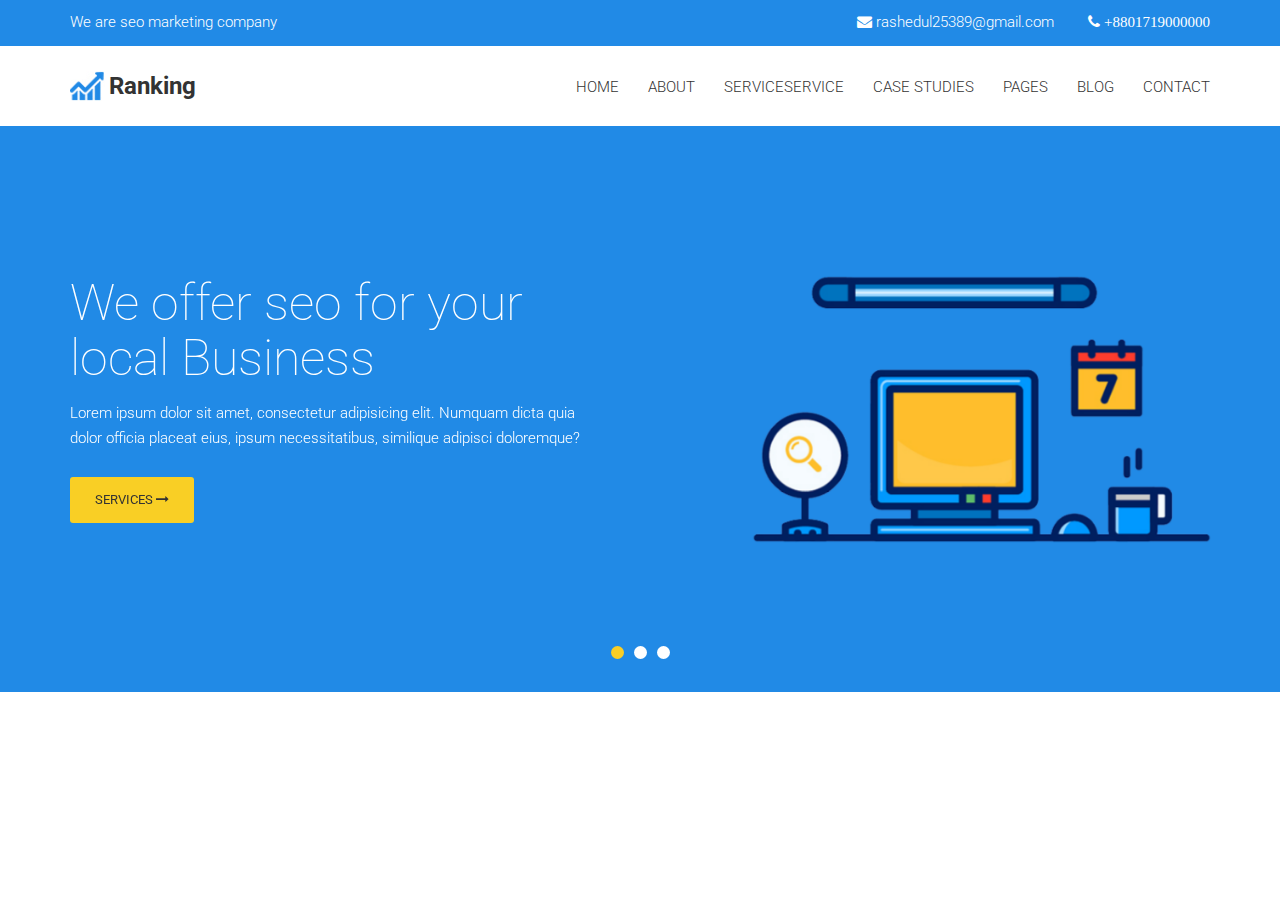
<file: Class-21/index.html>
<!DOCTYPE html>
<html lang="en">
    <head>
        <meta charset="utf-8">
        <meta http-equiv="X-UA-Compatible" content="IE=edge">
        <meta name="viewport" content="width=device-width, initial-scale=1">

        <title>Main-Menu & Slider-Section-class-21</title>
        
        <link href="assets/css/bootstrap.min.css" rel="stylesheet">
        <link href="assets/css/font-awesome.min.css" rel="stylesheet">
        <link href="assets/css/owl.carousel.css" rel="stylesheet">
        <link href="assets/css/style.css" rel="stylesheet">
        <link href="assets/css/responsive.css" rel="stylesheet">
        
    </head>
    <body>
        
        <div>
            <div class="header-top-area">
                <div class="container">
                    <div class="row">
                        <div class="col-md-5">
                            We are seo marketing company
                        </div>
                        <div class="col-md-7 text-right">
                            <a href="mailto:rashedul25389@gmail.com"><i class="fa fa-envelope"></i> rashedul25389@gmail.com</a>
                            <i class="fa fa-phone"> +8801719000000</i>
                        </div>
                    </div>
                </div>
            </div>
        </div>
        
        <div>
            <div class="header-area">
                <div class="container">
                    <div class="row">
                        <div class="col-md-3">
                              <div class="logo">
                                  <a href="index.html"><img src="assets/img/logo.jpg" alt="logo"></a>
                                  <h3><a href="index.html">Ranking</a></h3>
                              </div>
                               
                        </div>
                        <div class="col-md-9 text-right">
                            <ul>
                                <li><a href="index.html">home</a></li>
                                <li><a href="index.html">about</a></li>
                                <li><a href="index.html">serviceservice</a></li>
                                <li><a href="index.html">case studies</a></li>
                                <li><a href="index.html">pages</a></li>
                                <li><a href="index.html">blog</a></li>
                                <li><a href="index.html">contact</a></li>
                            </ul>
                        </div>
                    </div>
                </div>
            </div>
        </div>
        <div class="homepage-slides">
            <div class="single-hompage-slide">
                <div class="container">
                    <div class="row">
                        <div class="col-md-7">
                            <h2>We offer seo for your local Business</h2>
                            <p>Lorem ipsum dolor sit amet, consectetur adipisicing elit. Numquam dicta quia dolor officia placeat eius, ipsum necessitatibus, similique adipisci doloremque?</p>
                            <a href="index.html" class="slide-btn">services <i class="fa fa-long-arrow-right"></i></a>
                        </div>
                        <div class="col-md-5 text-right">
                            <img src="assets/img/slider-bg-1.png" alt="">
                        </div>
                    </div>
                </div>
            </div>
            <div class="single-hompage-slide">
                <div class="container">
                    <div class="row">
                        <div class="col-md-7">
                            <h2>We offer seo for your local Business</h2>
                            <p>Lorem ipsum dolor sit amet, consectetur adipisicing elit. Sequi eaque veniam nesciunt reiciendis velit optio iure. Explicabo quasi voluptatibus sit.</p>
                            <a href="index.html" class="slide-btn">services <i class="fa fa-long-arrow-right"></i></a>
                        </div>
                        <div class="col-md-5 text-right">
                            <img src="assets/img/slider-bg-3.png" alt="">
                        </div>
                    </div>
                </div>
            </div>
            <div class="single-hompage-slide">
                <div class="container">
                    <div class="row">
                        <div class="col-md-7">
                            <h2>We offer seo for your local Business</h2>
                            <p>Lorem ipsum dolor sit amet, consectetur adipisicing elit. Eius minima fugiat deleniti cum, repellendus adipisci et magni necessitatibus porro labore.</p>
                            <a href="index.html" class="slide-btn">services <i class="fa fa-long-arrow-right"></i></a>
                        </div>
                        <div class="col-md-5 text-right">
                            <img src="assets/img/slider-bg-1.png" alt="">
                        </div>
                    </div>
                </div>
            </div>
        </div>

        <script src="assets/js/jquery.min.js"></script>
        <script src="assets/js/owl.carousel.min.js"></script>
        <script src="assets/js/bootstrap.min.js"></script>
        <script src="assets/js/main.js"></script>
    </body>
</html>
</file>
<file: assets/css/style.css>
/* Base CSS */
.alignleft {
    float: left;
    margin-right: 15px;
}
.alignright {
    float: right;
    margin-left: 15px;
}
.aligncenter {
    display: block;
    margin: 0 auto 15px;
}
a:focus { outline: 0 solid }
img {
    max-width: 100%;
    height: auto;
}
h1,
h2,
h3,
h4,
h5,
h6 {
    margin: 0 0 15px;
    font-weight: 700;
    color: #222;
}
h2 {
    font-size: 32px;
}
body {
    font-family: 'Open Sans', sans-serif;
    color: #565656;
    font-size: 17px;
}
section.section-padding {
    padding: 100px 0;
}
a:hover { text-decoration: none }

.blog-box-bg-1{background-image: url(../img/blog-box-1.jpg)}
.blog-box-bg-2{background-image: url(../img/blog-box-2.jpg)}
.blog-box-bg-3{background-image: url(../img/blog-box-3.jpg)}

.section-title {
    font-size: 17px;
    margin-bottom: 70px;
    text-align: center;
}
.section-title h2 {
    padding-bottom: 20px;
    position: relative;
}
.section-title h2:after {
    background: #F87900 none repeat scroll 0 0;
    bottom: 0;
    content: "";
    height: 2px;
    left: 50%;
    margin-left: -30px;
    position: absolute;
    width: 60px;
}
.section-title h2:before {
    background: #222 none repeat scroll 0 0;
    bottom: 0;
    content: "";
    height: 2px;
    left: 50%;
    margin-left: -10px;
    position: absolute;
    width: 20px;
    z-index: 1
}


.blog-box-bg{
    background-position: center center;
    background-size: cover;
    background-color: #ddd;
    height: 200px;
    border: 2px solid #F87900 
}
.blog-box-bg {
    border-bottom: none;
}
.blog-box-content{
    padding: 20px;
    border: 2px solid #e2e2e2;
    transition: 2s;
}
.blog-box-content .blog-box-meta {
    font-size: 14px;
    color: #333;
}
.blog-box-content .blog-box-meta a{
    color: #333;
  
}
.blog-box-content .blog-box-meta a:hover{
    color: #F87900;
}
.blog-box-content .blog-box-meta i.fa {
    color: #F87900;
    padding-right: 10px;
    font-size:16px;
}
.blog-box-content .blog-box-meta span {
    padding-right: 10px
}
.blog-box-content .blog-box-meta span:last-child{
    padding-right: 0px
}
.blog-box-content h3 {
    font-size: 20px;
    margin-top: 15px
}
.blog-box-content a.blog-readmore-btn {
    font-size: 12px;
    font-weight: 700;
    text-transform: uppercase;
    padding: 10px 20px;
    display: inline-block;
    background-color: #F87900;
    color: #fff;
    border-radius: 4px;
    margin-top: 10px;
    transition: .4s;
}
.blog-box-content a.blog-readmore-btn:hover {
    background-color: #333;
    transition: .2s;
}
.single-blog-box:hover .blog-box-content {
    border-color: #F87900; 
}
</file>
<file: assets/css/responsive.css>
/* Medium Layout: 1280px. */
@media only screen and (min-width: 992px) and (max-width: 1200px) { 
  
    
}
/* Tablet Layout: 768px. */
@media only screen and (min-width: 768px) and (max-width: 991px) { 
 
    
}
/* Mobile Layout: 320px. */
@media only screen and (max-width: 767px) { 
 
    
}
/* Wide Mobile Layout: 480px. */
@media only screen and (min-width: 480px) and (max-width: 767px) { 

}
</file>
<file: Class-13/assets/css/style.css>
/* Base CSS */
@font-face {
  font-family: 'CodeBold';
  src: url('../fonts/CODEBold.eot');
  src: url('../fonts/CODEBold.eot') format('embedded-opentype'), url('../fonts/CODEBold.woff2') format('woff2'), url('../fonts/CODEBold.woff') format('woff'), url('../fonts/CODEBold.ttf') format('truetype'), url('../fonts/CODEBold.svg#CODEBold') format('svg');
  font-weight: normal;
  font-style: normal;
}
@font-face {
  font-family: 'CodeLight';
  src: url('../fonts/CODELight.eot');
  src: url('../fonts/CODELight.eot') format('embedded-opentype'), url('../fonts/CODELight.woff2') format('woff2'), url('../fonts/CODELight.woff') format('woff'), url('../fonts/CODELight.ttf') format('truetype'), url('../fonts/CODELight.svg#CODELight') format('svg');
  font-weight: normal;
  font-style: normal;
}

.alignleft {
    float: left;
    margin-right: 15px;
}
.alignright {
    float: right;
    margin-left: 15px;
}
.aligncenter {
    display: block;
    margin: 0 auto 15px;
}
a:focus { outline: 0 solid }
img {
    max-width: 100%;
    height: auto;
}
h1,
h2,
h3,
h4,
h5,
h6 {
    margin: 0 0 15px;
    font-weight: normal;
    font-family: 'CodeLight',sans-serif;
}
body {
    font-family: 'Karla', sans-serif;
}
a:hover { text-decoration: none }

.homepage-slider-wrap{background-image: url(../img/hero-bg.jpg)}
.product-bg-1{background-image: url(../img/lady-1.png)}
.product-bg-2{background-image: url(../img/lady-2.png)}
.product-bg-3{background-image: url(../img/lady-3.png)}
.product-bg-4{background-image: url(../img/lady-4.png)}
.product-bg-5{background-image: url(../img/lady-5.png)}
.product-bg-6{background-image: url(../img/lady-6.png)}
.product-bg-7{background-image: url(../img/lady-7.png)}
.product-bg-8{background-image: url(../img/lady-8.png)}
.product-bg-9{background-image: url(../img/lady-9.png)}
.product-bg-10{background-image: url(../img/lady-10.png)}


.header-top-area {
    color: #5b3f61;
    font-size: 13px;
    font-weight: bold;
    text-transform: uppercase;
    position: absolute;
    left: 0;
    top: 0;
    width: 100%;
    padding: 5px;
    z-index: 9;
    
        
}
.header-top-area a.menu-trigger {
    display: none;
}
.header-left ul {
    list-style: outside none none;
    margin: 0;
    padding: 0;
}
.header-left li {
    display: inline-block;
}
.header-top-area a {
    display: inline-block;
    padding: 15px;
}
.header-right {
    text-align: right;
}
.search-trigger i.fa {
    padding-left: 10px;
}
.homepage-slider-wrap {
    background-color: #ead6cf;
    background-position: center center;
    background-size: cover;
    height: 100%;
}
html, body {
    height: 100%;
}
.single-slide-item {
    position: relative;
}
.single-slide-item img {
    bottom: 0;
    left: 50%;
    margin-left: -375px;
    position: absolute;
    width: 750px;
}
.slide-text-table {
    display: table;
    height: 100%;
    position: relative;
    width: 100%;
    z-index: 9;
}
.homepage-slider-wrap div {
    height: 100%;
}
.slide-text-tablecell {
    color: #e84f88;
    display: table-cell;
    font-family: CodeLight,sans-serif;
    font-size: 120px;
    line-height: 100px;
    padding-left: 15%;
    vertical-align: middle;
}

.slide-text-tablecell strong {
    font-family: CodeBold;
    font-weight: normal;
}
.slide-alternative-color {
    color: #b6d0db;
}

.big-menu {
    list-style: outside none none;
    margin: 0;
    overflow: hidden;
    padding: 0;
}
.big-menu li {
    background: #ecf3e8 none repeat scroll 0 0;
    float: left;
    font-family: CodeLight, sans-serif;
    font-size: 50px;
    -webkit-transition: all 0.2s ease 0s;
    transition: all 0.2s ease 0s;
    width: 30%;
}
.big-menu li:hover {
    opacity: 0.8;
    -ms-filter: "progid:DXImageTransform.Microsoft.Alpha(Opacity=80)";
}
.big-menu li a {
    color: #5b3f61;
    display: block;
    padding: 180px 29px 29px;
    text-align: right;
}
.big-menu li:nth-child(2) a {
    color: #e84f88;
    font-family: CodeBold;
    font-weight: normal;
}
.big-menu li:nth-child(2) {
    background-color: #f1e5e5;
}
.big-menu li:nth-child(3) {
    background-color: #f6f3e6;
}
.big-menu li:nth-child(4) {
    background-color: #ecf4f5;
}
.big-menu li:nth-child(2), .big-menu li:nth-child(3) {
    width: 20%;
}

.products-area {
    margin-top: 100px;
}
.single-product-item {
    background-color: #F8F4F3;
    background-position: center bottom;
    background-repeat: no-repeat;
    float: left;
    height: 300px;
    margin-bottom: 20px;
    margin-left: 2%;
    width: 18%;
}
.product-list {
    margin-left: -2%;
    overflow: hidden;
}
.single-product-item:nth-child(2) {
    background-color: #F0E8E8;
    height: 620px;
    width: 78%;
}
.single-product-item:nth-child(3){
    background-color: #E2E9E9;
}
.single-product-item:nth-child(4){
    background-color: #EFEEE9;
    width: 58%;
}
.single-product-item:nth-child(5){
    background-color: #E2EAEA;
}
.single-product-item:nth-child(6){
    background-color: #EFF4F0;
}
.single-product-item:nth-child(7){
    background-color: #EFF3F3;
}
.single-product-item:nth-child(8){
    background-color: #EFF3F3;
}
.single-product-item:nth-child(9){
    background-color: #F1E9F1;
    width: 38%;
}
.single-product-item:nth-child(10){
    background-color: #EFEEE9;
}
.single-product-item:hover .product-hover{
    opacity: 1;
}
.single-product-item:hover .product-hover > a{
    margin-top: -50px;
}
.single-product-item:hover .product-top-links{
    z-index: 99;
    
}
.single-product-item:hover .product-top-links a{
    color: #fff;
    
}
.product-top-links {
    padding-right: 10px;
    padding-top: 5px;
    text-align: right;
    position: relative;
}
.product-top-links a {
    color: #9e8ca1;
    display: inline-block;
    padding: 5px;
}
.product-hover {
    height: 100%;
    left: 0;
    position: absolute;
    top: 0;
    width: 100%;
    z-index: 1;
    opacity: 0;
    transition: .3s;
        
}
.product-hover::after {
    background: #6db0c6 none repeat scroll 0 0;
    content: "";
    height: 100%;
    left: 0;
    opacity: 0.7;
    position: absolute;
    top: 0;
    width: 100%;
    z-index: -1;
}
.product-hover > a {
    border: 2px solid;
    color: #fff;
    font-size: 16px;
    font-weight: 700;
    left: 50%;
    line-height: 25px;
    padding: 7px 20px;
    position: absolute;
    text-align: center;
    text-transform: uppercase;
    top: 50%;
    width: 90px;
    margin-left: -45px;
    margin-top: -70px;
    transition: .3s;
}
.product-bottom-info {
    background: #fff none repeat scroll 0 0;
    bottom: 0;
    left: 0;
    position: absolute;
    width: 100%;
    text-transform: uppercase;
    color: #BCB9BD;
    font-family: karla;
    font-weight: 700;
    padding-top: 10px;
}
.product-bottom-info h4{
    font-size: 16px;
    margin: 0 0 10px; 
    color: #5B3F61;
    font-family: karla;
    font-weight: 700;
        
}
.product-bottom-info span.product-price{
    position: absolute;
    right: 0;
    bottom: 0;
    color: #E84F88;
    font-weight: 700;
    font-size: 20px;
    
}
.color-sep {
    border: 1px solid #C8C5C8;
    margin: 12px;
}
.product-color-box span {
    border: 1px solid #ddd;
    display: inline-block;
    height: 10px;
    width: 10px;
}
.product-bottom-info p{
    font-size: 14px;
    margin: 0;
}
.product-color-box span.product-color-red {
    background-color: red;
    border-color: red;
}
.product-color-box span.product-color-green {
    background-color: #99e4e7;
    border-color: #99e4e7;
}
</file>
<file: Class-13/assets/css/responsive.css>
/* Medium Layout: 1280px. */
@media only screen and (min-width: 992px) and (max-width: 1200px) { 
  
    
}
/* Tablet Layout: 768px. */
@media only screen and (min-width: 768px) and (max-width: 991px) { 
 
    
}
/* Mobile Layout: 320px. */
@media only screen and (max-width: 767px) { 
 
    
}
/* Wide Mobile Layout: 480px. */
@media only screen and (min-width: 480px) and (max-width: 767px) { 

}
</file>
<file: Class-14/assets/css/style.css>
/* Base CSS */
@font-face {
  font-family: 'CodeBold';
  src: url('../fonts/CODEBold.eot');
  src: url('../fonts/CODEBold.eot') format('embedded-opentype'), url('../fonts/CODEBold.woff2') format('woff2'), url('../fonts/CODEBold.woff') format('woff'), url('../fonts/CODEBold.ttf') format('truetype'), url('../fonts/CODEBold.svg#CODEBold') format('svg');
  font-weight: normal;
  font-style: normal;
}
@font-face {
  font-family: 'CodeLight';
  src: url('../fonts/CODELight.eot');
  src: url('../fonts/CODELight.eot') format('embedded-opentype'), url('../fonts/CODELight.woff2') format('woff2'), url('../fonts/CODELight.woff') format('woff'), url('../fonts/CODELight.ttf') format('truetype'), url('../fonts/CODELight.svg#CODELight') format('svg');
  font-weight: normal;
  font-style: normal;
}

.alignleft {
    float: left;
    margin-right: 15px;
}
.alignright {
    float: right;
    margin-left: 15px;
}
.aligncenter {
    display: block;
    margin: 0 auto 15px;
}
a:focus { outline: 0 solid }
img {
    max-width: 100%;
    height: auto;
}
h1,
h2,
h3,
h4,
h5,
h6 {
    margin: 0 0 15px;
    font-weight: normal;
    font-family: 'CodeLight',sans-serif;
}
body {
    font-family: 'Karla', sans-serif;
}
a:hover { text-decoration: none }

.homepage-slider-wrap{background-image: url(../img/hero-bg.jpg)}
.product-bg-1{background-image: url(../img/lady-1.png)}
.product-bg-2{background-image: url(../img/lady-2.png)}
.product-bg-3{background-image: url(../img/lady-3.png)}
.product-bg-4{background-image: url(../img/lady-4.png)}
.product-bg-5{background-image: url(../img/lady-5.png)}
.product-bg-6{background-image: url(../img/lady-6.png)}
.product-bg-7{background-image: url(../img/lady-7.png)}
.product-bg-8{background-image: url(../img/lady-8.png)}
.product-bg-9{background-image: url(../img/lady-9.png)}
.product-bg-10{background-image: url(../img/lady-10.png)}


.header-top-area {
    color: #5b3f61;
    font-size: 13px;
    font-weight: bold;
    text-transform: uppercase;
    position: absolute;
    left: 0;
    top: 0;
    width: 100%;
    padding: 5px;
    z-index: 9;
    
        
}
.header-top-area a.menu-trigger {
    display: none;
}
.header-left ul {
    list-style: outside none none;
    margin: 0;
    padding: 0;
}
.header-left li {
    display: inline-block;
}
.header-top-area a {
    display: inline-block;
    padding: 15px;
}
.header-right {
    text-align: right;
}
.search-trigger i.fa {
    padding-left: 10px;
}
.homepage-slider-wrap {
    background-color: #ead6cf;
    background-position: center center;
    background-size: cover;
    height: 100%;
}
html, body {
    height: 100%;
}
.single-slide-item {
    position: relative;
}
.single-slide-item img {
    bottom: 0;
    left: 50%;
    margin-left: -375px;
    position: absolute;
    width: 750px;
}
.slide-text-table {
    display: table;
    height: 100%;
    position: relative;
    width: 100%;
    z-index: 9;
}
.homepage-slider-wrap div {
    height: 100%;
}
.slide-text-tablecell {
    color: #e84f88;
    display: table-cell;
    font-family: CodeLight,sans-serif;
    font-size: 120px;
    line-height: 100px;
    padding-left: 15%;
    vertical-align: middle;
}

.slide-text-tablecell strong {
    font-family: CodeBold;
    font-weight: normal;
}
.slide-alternative-color {
    color: #b6d0db;
}

.big-menu {
    list-style: outside none none;
    margin: 0;
    overflow: hidden;
    padding: 0;
}
.big-menu li {
    background: #ecf3e8 none repeat scroll 0 0;
    float: left;
    font-family: CodeLight, sans-serif;
    font-size: 50px;
    -webkit-transition: all 0.2s ease 0s;
    transition: all 0.2s ease 0s;
    width: 30%;
}
.big-menu li:hover {
    opacity: 0.8;
    -ms-filter: "progid:DXImageTransform.Microsoft.Alpha(Opacity=80)";
}
.big-menu li a {
    color: #5b3f61;
    display: block;
    padding: 180px 29px 29px;
    text-align: right;
}
.big-menu li:nth-child(2) a {
    color: #e84f88;
    font-family: CodeBold;
    font-weight: normal;
}
.big-menu li:nth-child(2) {
    background-color: #f1e5e5;
}
.big-menu li:nth-child(3) {
    background-color: #f6f3e6;
}
.big-menu li:nth-child(4) {
    background-color: #ecf4f5;
}
.big-menu li:nth-child(2), .big-menu li:nth-child(3) {
    width: 20%;
}

.products-area {
    margin-top: 100px;
}
.single-product-item {
    background-color: #F7F2F1;
    background-position: center bottom;
    background-repeat: no-repeat;
    float: left;
    height: 300px;
    margin-bottom: 20px;
    margin-left: 2%;
    width: 18%;
}
.product-list {
    margin-left: -2%;
    overflow: hidden;
}
.single-product-item:nth-child(1) {
    background-color: #ddebf9;
}

.single-product-item:nth-child(2) {
    background-color: #F0E8E8;
    height: 620px;
    width: 78%;
}
.single-product-item:nth-child(3){
    background-color: #E2E9E9;
}
.single-product-item:nth-child(4){
    background-color: #EFEEE9;
    width: 58%;
}
.single-product-item:nth-child(5){
    background-color: #E2EAEA;
}
.single-product-item:nth-child(6){
    background-color: #EFF4F0;
}
.single-product-item:nth-child(7){
    background-color: #EFF3F3;
}
.single-product-item:nth-child(8){
    background-color: #EFF3F3;
}
.single-product-item:nth-child(9){
    background-color: #F1E9F1;
    width: 38%;
}
.single-product-item:nth-child(10){
    background-color: #EFEEE9;
}
.single-product-item:hover .product-hover{
    opacity: 1;
    -ms-filter: "progid:DXImageTransform.Microsoft.Alpha(Opacity=100)";
}
.single-product-item:hover .product-hover > a{
    margin-top: -50px;
}
.single-product-item:hover .product-top-links{
    z-index: 99;
    
}
.single-product-item:hover .product-top-links a{
    color: #fff;
    
}
.product-top-links {
    padding-right: 10px;
    padding-top: 5px;
    text-align: right;
    position: relative;
}
.product-top-links a {
    color: #9e8ca1;
    display: inline-block;
    padding: 5px;
}
.product-hover {
    height: 100%;
    left: 0;
    position: absolute;
    top: 0;
    width: 100%;
    z-index: 1;
    opacity: 0;
    -ms-filter: "progid:DXImageTransform.Microsoft.Alpha(Opacity=0)";
    -webkit-transition: .3s;
    transition: .3s;
        
}
.product-hover:after {
    background: #6db0c6 none repeat scroll 0 0;
    content: "";
    height: 100%;
    left: 0;
    opacity: 0.7;
    -ms-filter: "progid:DXImageTransform.Microsoft.Alpha(Opacity=70)";
    position: absolute;
    top: 0;
    width: 100%;
    z-index: -1;
}
.product-hover > a {
    border: 2px solid;
    color: #fff;
    font-size: 16px;
    font-weight: 700;
    left: 50%;
    line-height: 25px;
    padding: 7px 20px;
    position: absolute;
    text-align: center;
    text-transform: uppercase;
    top: 50%;
    width: 90px;
    margin-left: -45px;
    margin-top: -70px;
    -webkit-transition: .3s;
    transition: .3s;
}
.product-bottom-info {
    background: #fff none repeat scroll 0 0;
    bottom: 0;
    left: 0;
    position: absolute;
    width: 100%;
    text-transform: uppercase;
    color: #BCB9BD;
    font-family: karla;
    font-weight: 700;
    padding-top: 10px;
}
.product-bottom-info h4{
    font-size: 16px;
    margin: 0 0 10px; 
    color: #5B3F61;
    font-family: karla;
    font-weight: 700;
        
}
.product-bottom-info span.product-price{
    position: absolute;
    right: 0;
    bottom: 0;
    color: #E84F88;
    font-weight: 700;
    font-size: 20px;
    
}
.color-sep {
    border: 1px solid #C8C5C8;
    margin: 12px;
}
.product-color-box span {
    border: 1px solid #ddd;
    display: inline-block;
    height: 10px;
    width: 10px;
}
.product-bottom-info p{
    font-size: 14px;
    margin: 0;
}
.product-color-box span.product-color-red {
    background-color: red;
    border-color: red;
}
.product-color-box span.product-color-green {
    background-color: #99e4e7;
    border-color: #99e4e7;
}
.load-more-product-btn {
    background: #f9f9f8 none repeat scroll 0 0;
    color: #e84f88;
    display: block;
    font-size: 16px;
    font-weight: 700;
    margin-bottom: 70px;
    margin-top: 30px;
    padding: 30px;
    text-align: center;
}

.product-promotions {
    background: #f8f5f5 none repeat scroll 0 0;
}
.promo-bg {
    background: #f4f0f0 none repeat scroll 0 0;
}
.promo-content {
    line-height: 2;
    padding: 60px 70px 70px 40px;
}
.promo-title {
    color: #e84f88;
    margin-bottom: 30px;
    position: relative;
}
.promo-title h2 {
    font-size: 36px;
    margin: 0 0 5px;
}
.promo-content h2 strong {
    font-family: codebold;
    font-weight: normal;
}
.promo-content span.year-text {
    color: #51abc8;
    font-size: 110px;
    left: 36%;
    opacity: 0.2;
    -ms-filter: "progid:DXImageTransform.Microsoft.Alpha(Opacity=20)";
    position: absolute;
    top: -55px;
}
.boxed-btn {
    background: #51abc8 none repeat scroll 0 0;
    color: #fff;
    display: inline-block;
    font-size: 16px;
    font-weight: 700;
    margin-top: 20px;
    padding: 5px 25px;
    text-transform: uppercase;
    -webkit-transition: .3s;
    transition: .3s;
}
.boxed-btn:hover{
    background: #E84F88;
    color: #1D1F21;
    
}
.brand-images {
    margin-top: 100px;
}
.footer-area {
    background-color: #f4f4f4;
    margin-left: 70px;
    margin-right: 70px;
    margin-top: 55px;
    padding: 50px 0;
}
.footer-area, .footer-area a {
    color: #919191;
}
.footer-menu {
    margin-top: 15px;
}
.footer-menu ul {
    font-weight: 700;
    list-style: outside none none;
    margin: 0;
    padding: 0;
    text-transform: uppercase;
}
.footer-menu li {
    display: inline-block;
    margin-bottom: 10px;
    margin-right: 30px;
}
.social-links {
    margin-bottom: 10px;
}
.social-links a {
    display: inline-block;
    font-size: 130%;
    padding-left: 15px;
}
input[type="email"] {
    background: #fff none repeat scroll 0 0;
    border: 1px solid #ddd;
    min-width: 250px;
    padding: 10px 20px;
}
input[type="submit"] {
    background: #e84f88 none repeat scroll 0 0;
    border: medium none;
    color: #fff;
    font-weight: 700;
    padding: 11px 20px;
    -webkit-transition: .3s;
    transition: .3s;
}
input[type="submit"]:hover{
    background: #51abc8;
    color: #1D1F21;

}
</file>
<file: Class-14/assets/css/responsive.css>
/* Medium Layout: 1280px. */
@media only screen and (min-width: 992px) and (max-width: 1200px) { 
  
    
}
/* Tablet Layout: 768px. */
@media only screen and (min-width: 768px) and (max-width: 991px) { 
 
    
}
/* Mobile Layout: 320px. */
@media only screen and (max-width: 767px) { 
 
    
}
/* Wide Mobile Layout: 480px. */
@media only screen and (min-width: 480px) and (max-width: 767px) { 

}
</file>
<file: Class-15/assets/css/style.css>
/* Base CSS */
@font-face {
  font-family: 'CodeBold';
  src: url('../fonts/CODEBold.eot');
  src: url('../fonts/CODEBold.eot') format('embedded-opentype'), url('../fonts/CODEBold.woff2') format('woff2'), url('../fonts/CODEBold.woff') format('woff'), url('../fonts/CODEBold.ttf') format('truetype'), url('../fonts/CODEBold.svg#CODEBold') format('svg');
  font-weight: normal;
  font-style: normal;
}
@font-face {
  font-family: 'CodeLight';
  src: url('../fonts/CODELight.eot');
  src: url('../fonts/CODELight.eot') format('embedded-opentype'), url('../fonts/CODELight.woff2') format('woff2'), url('../fonts/CODELight.woff') format('woff'), url('../fonts/CODELight.ttf') format('truetype'), url('../fonts/CODELight.svg#CODELight') format('svg');
  font-weight: normal;
  font-style: normal;
}

.alignleft {
    float: left;
    margin-right: 15px;
}
.alignright {
    float: right;
    margin-left: 15px;
}
.aligncenter {
    display: block;
    margin: 0 auto 15px;
}
a:focus { outline: 0 solid }
img {
    max-width: 100%;
    height: auto;
}
h1,
h2,
h3,
h4,
h5,
h6 {
    margin: 0 0 15px;
    font-weight: normal;
    font-family: 'CodeLight',sans-serif;
}
body {
    font-family: 'Karla', sans-serif;
}
a:hover { text-decoration: none }

.homepage-slider-wrap{background-image: url(../img/hero-bg.jpg)}
.product-bg-1{background-image: url(../img/lady-1.png)}
.product-bg-2{background-image: url(../img/lady-2.png)}
.product-bg-3{background-image: url(../img/lady-3.png)}
.product-bg-4{background-image: url(../img/lady-4.png)}
.product-bg-5{background-image: url(../img/lady-5.png)}
.product-bg-6{background-image: url(../img/lady-6.png)}
.product-bg-7{background-image: url(../img/lady-7.png)}
.product-bg-8{background-image: url(../img/lady-8.png)}
.product-bg-9{background-image: url(../img/lady-9.png)}
.product-bg-10{background-image: url(../img/lady-10.png)}


.header-top-area {
    color: #5b3f61;
    font-size: 13px;
    font-weight: bold;
    text-transform: uppercase;
    position: absolute;
    left: 0;
    top: 0;
    width: 100%;
    padding: 5px;
    z-index: 9;
    
        
}
.header-top-area a.menu-trigger {
    display: none;
}
.header-left ul {
    list-style: outside none none;
    margin: 0;
    padding: 0;
}
.header-left li {
    display: inline-block;
}
.header-top-area a {
    display: inline-block;
    padding: 15px;
}
.header-right {
    text-align: right;
}
.search-trigger i.fa {
    padding-left: 10px;
}
.homepage-slider-wrap {
    background-color: #ead6cf;
    background-position: center center;
    background-size: cover;
    height: 100%;
}
html, body {
    height: 100%;
}
.single-slide-item {
    position: relative;
}
.single-slide-item img {
    bottom: 0;
    left: 50%;
    margin-left: -375px;
    position: absolute;
    width: 750px;
}
.slide-text-table {
    display: table;
    height: 100%;
    position: relative;
    width: 100%;
    z-index: 9;
}
.homepage-slider-wrap div {
    height: 100%;
}
.slide-text-tablecell {
    color: #e84f88;
    display: table-cell;
    font-family: CodeLight,sans-serif;
    font-size: 120px;
    line-height: 100px;
    padding-left: 15%;
    vertical-align: middle;
}

.slide-text-tablecell strong {
    font-family: CodeBold;
    font-weight: normal;
}
.slide-alternative-color {
    color: #b6d0db;
}

.big-menu {
    list-style: outside none none;
    margin: 0;
    overflow: hidden;
    padding: 0;
}
.big-menu li {
    background: #ecf3e8 none repeat scroll 0 0;
    float: left;
    font-family: CodeLight, sans-serif;
    font-size: 50px;
    -webkit-transition: all 0.2s ease 0s;
    transition: all 0.2s ease 0s;
    width: 30%;
}
.big-menu li:hover {
    opacity: 0.8;
    -ms-filter: "progid:DXImageTransform.Microsoft.Alpha(Opacity=80)";
}
.big-menu li a {
    color: #5b3f61;
    display: block;
    padding: 180px 29px 29px;
    text-align: right;
}
.big-menu li:nth-child(2) a {
    color: #e84f88;
    font-family: CodeBold;
    font-weight: normal;
}
.big-menu li:nth-child(2) {
    background-color: #f1e5e5;
}
.big-menu li:nth-child(3) {
    background-color: #f6f3e6;
}
.big-menu li:nth-child(4) {
    background-color: #ecf4f5;
}
.big-menu li:nth-child(2), .big-menu li:nth-child(3) {
    width: 20%;
}

.products-area {
    margin-top: 100px;
}
.single-product-item {
    background-color: #F7F2F1;
    background-position: center bottom;
    background-repeat: no-repeat;
    float: left;
    height: 300px;
    margin-bottom: 20px;
    margin-left: 2%;
    width: 18%;
}
.product-list {
    margin-left: -2%;
    overflow: hidden;
}
.single-product-item:nth-child(1) {
    background-color: #ddebf9;
}

.single-product-item:nth-child(2) {
    background-color: #F0E8E8;
    height: 620px;
    width: 78%;
}
.single-product-item:nth-child(3){
    background-color: #E2E9E9;
}
.single-product-item:nth-child(4){
    background-color: #EFEEE9;
    width: 58%;
}
.single-product-item:nth-child(5){
    background-color: #E2EAEA;
}
.single-product-item:nth-child(6){
    background-color: #EFF4F0;
}
.single-product-item:nth-child(7){
    background-color: #EFF3F3;
}
.single-product-item:nth-child(8){
    background-color: #EFF3F3;
}
.single-product-item:nth-child(9){
    background-color: #F1E9F1;
    width: 38%;
}
.single-product-item:nth-child(10){
    background-color: #EFEEE9;
}
.single-product-item:hover .product-hover{
    opacity: 1;
    -ms-filter: "progid:DXImageTransform.Microsoft.Alpha(Opacity=100)";
}
.single-product-item:hover .product-hover > a{
    margin-top: -50px;
}
.single-product-item:hover .product-top-links{
    z-index: 99;
    
}
.single-product-item:hover .product-top-links a{
    color: #fff;
    
}
.product-top-links {
    padding-right: 10px;
    padding-top: 5px;
    text-align: right;
    position: relative;
}
.product-top-links a {
    color: #9e8ca1;
    display: inline-block;
    padding: 5px;
}
.product-hover {
    height: 100%;
    left: 0;
    position: absolute;
    top: 0;
    width: 100%;
    z-index: 1;
    opacity: 0;
    -ms-filter: "progid:DXImageTransform.Microsoft.Alpha(Opacity=0)";
    -webkit-transition: .3s;
    transition: .3s;
        
}
.product-hover:after {
    background: #6db0c6 none repeat scroll 0 0;
    content: "";
    height: 100%;
    left: 0;
    opacity: 0.7;
    -ms-filter: "progid:DXImageTransform.Microsoft.Alpha(Opacity=70)";
    position: absolute;
    top: 0;
    width: 100%;
    z-index: -1;
}
.product-hover > a {
    border: 2px solid;
    color: #fff;
    font-size: 16px;
    font-weight: 700;
    left: 50%;
    line-height: 25px;
    padding: 7px 20px;
    position: absolute;
    text-align: center;
    text-transform: uppercase;
    top: 50%;
    width: 90px;
    margin-left: -45px;
    margin-top: -70px;
    -webkit-transition: .3s;
    transition: .3s;
}
.product-bottom-info {
    background: #fff none repeat scroll 0 0;
    bottom: 0;
    left: 0;
    position: absolute;
    width: 100%;
    text-transform: uppercase;
    color: #BCB9BD;
    font-family: karla;
    font-weight: 700;
    padding-top: 10px;
}
.product-bottom-info h4{
    font-size: 16px;
    margin: 0 0 10px; 
    color: #5B3F61;
    font-family: karla;
    font-weight: 700;
        
}
.product-bottom-info span.product-price{
    position: absolute;
    right: 0;
    bottom: 0;
    color: #E84F88;
    font-weight: 700;
    font-size: 20px;
    
}
.color-sep {
    border: 1px solid #C8C5C8;
    margin: 12px;
}
.product-color-box span {
    border: 1px solid #ddd;
    display: inline-block;
    height: 10px;
    width: 10px;
}
.product-bottom-info p{
    font-size: 14px;
    margin: 0;
}
.product-color-box span.product-color-red {
    background-color: red;
    border-color: red;
}
.product-color-box span.product-color-green {
    background-color: #99e4e7;
    border-color: #99e4e7;
}
.load-more-product-btn {
    background: #f9f9f8 none repeat scroll 0 0;
    color: #e84f88;
    display: block;
    font-size: 16px;
    font-weight: 700;
    margin-bottom: 70px;
    margin-top: 30px;
    padding: 30px;
    text-align: center;
}

.product-promotions {
    background: #f8f5f5 none repeat scroll 0 0;
}
.promo-bg {
    background: #f4f0f0 none repeat scroll 0 0;
}
.promo-content {
    line-height: 2;
    padding: 80px 100px 50px 60px;
}
.promo-title {
    color: #e84f88;
    margin-bottom: 30px;
    position: relative;
}
.promo-title h2 {
    font-size: 36px;
    margin: 0 0 5px;
}
.promo-content h2 strong {
    font-family: codebold;
    font-weight: normal;
}
.promo-content span.year-text {
    color: #51abc8;
    font-size: 110px;
    left: 36%;
    opacity: 0.2;
    -ms-filter: "progid:DXImageTransform.Microsoft.Alpha(Opacity=20)";
    position: absolute;
    top: -55px;
}
.boxed-btn {
    background: #51abc8 none repeat scroll 0 0;
    color: #fff;
    display: inline-block;
    font-size: 16px;
    font-weight: 700;
    margin-top: 20px;
    padding: 5px 25px;
    text-transform: uppercase;
    -webkit-transition: .3s;
    transition: .3s;
}
.boxed-btn:hover{
    background: #E84F88;
    color: #1D1F21;
    
}
.brand-images {
    margin-top: 100px;
}
.footer-area {
    background-color: #f4f4f4;
    margin-left: 70px;
    margin-right: 70px;
    margin-top: 55px;
    padding: 50px 0;
}
.footer-area, .footer-area a {
    color: #919191;
}
.footer-menu {
    margin-top: 15px;
}
.footer-menu ul {
    font-weight: 700;
    list-style: outside none none;
    margin: 0;
    padding: 0;
    text-transform: uppercase;
}
.footer-menu li {
    display: inline-block;
    margin-bottom: 10px;
    margin-right: 30px;
}
.social-links {
    margin-bottom: 10px;
}
.social-links a {
    display: inline-block;
    font-size: 130%;
    padding-left: 15px;
}
input[type="email"] {
    background: #fff none repeat scroll 0 0;
    border: 1px solid #ddd;
    min-width: 250px;
    padding: 10px 20px;
}
input[type="submit"] {
    background: #e84f88 none repeat scroll 0 0;
    border: medium none;
    color: #fff;
    font-weight: 700;
    padding: 11px 20px;
    -webkit-transition: .3s;
    transition: .3s;
}
input[type="submit"]:hover{
    background: #51abc8;
    color: #1D1F21;

}

.owl-carousel .owl-item .single-slide-item img {
    width: auto;
}
.homepage-slider-wrap .owl-nav, .homepage-slider-wrap .owl-nav div {
    height: auto;
}
.homepage-slider-wrap .owl-nav div {
    color: #5b3f61;
    font-size: 20px;
    left: 0;
    line-height: 40px;
    margin-top: -20px;
    position: absolute;
    top: 50%;
    -webkit-transition: .3s;
    transition: .3s;
    opacity: 0;
    -ms-filter: "progid:DXImageTransform.Microsoft.Alpha(Opacity=0)";
    
}
.homepage-slider-wrap:hover .owl-nav div{
    left: 5%;
    opacity: 1;
    -ms-filter: "progid:DXImageTransform.Microsoft.Alpha(Opacity=100)";
    
}
.homepage-slider-wrap:hover .owl-nav div.owl-next{
    left: auto;
    right: 5%;
    
}
.homepage-slider-wrap .owl-nav, .homepage-slider-wrap .owl-nav div .owl-next {
    left: auto;
    right: 5%;
}
.homepage-slider-wrap .owl-nav div.owl-next {
    left: auto;
    right: 0;
}

.product-promotions .owl-dots div {
    background: #d3cece none repeat scroll 0 0;
    border-radius: 50%;
    height: 15px;
    margin-bottom: 10px;
    width: 15px;
}
.product-promotions .owl-dots div.active {
    background: #ea4f88 none repeat scroll 0 0;
}
.product-promotions .owl-dots {
    margin-top: -5%;
    position: absolute;
    right: 5%;
    top: 50%;
}
</file>
<file: Class-15/assets/css/responsive.css>
/* Medium Layout: 1280px. */
@media only screen and (min-width: 992px) and (max-width: 1200px) { 
  
    
}
/* Tablet Layout: 768px. */
@media only screen and (min-width: 768px) and (max-width: 991px) { 
 
    
}
/* Mobile Layout: 320px. */
@media only screen and (max-width: 767px) { 
 
    
}
/* Wide Mobile Layout: 480px. */
@media only screen and (min-width: 480px) and (max-width: 767px) { 

}
</file>
<file: Class-16/assets/css/style.css>
/* Base CSS */
@font-face {
  font-family: 'CodeBold';
  src: url('../fonts/CODEBold.eot');
  src: url('../fonts/CODEBold.eot') format('embedded-opentype'), url('../fonts/CODEBold.woff2') format('woff2'), url('../fonts/CODEBold.woff') format('woff'), url('../fonts/CODEBold.ttf') format('truetype'), url('../fonts/CODEBold.svg#CODEBold') format('svg');
  font-weight: normal;
  font-style: normal;
}
@font-face {
  font-family: 'CodeLight';
  src: url('../fonts/CODELight.eot');
  src: url('../fonts/CODELight.eot') format('embedded-opentype'), url('../fonts/CODELight.woff2') format('woff2'), url('../fonts/CODELight.woff') format('woff'), url('../fonts/CODELight.ttf') format('truetype'), url('../fonts/CODELight.svg#CODELight') format('svg');
  font-weight: normal;
  font-style: normal;
}

.alignleft {
    float: left;
    margin-right: 15px;
}
.alignright {
    float: right;
    margin-left: 15px;
}
.aligncenter {
    display: block;
    margin: 0 auto 15px;
}
a:focus { outline: 0 solid }
img {
    max-width: 100%;
    height: auto;
}
h1,
h2,
h3,
h4,
h5,
h6 {
    margin: 0 0 15px;
    font-weight: normal;
    font-family: 'CodeLight',sans-serif;
}
body {
    font-family: 'Karla', sans-serif;
}
a:hover { text-decoration: none }

.homepage-slider-wrap{background-image: url(../img/hero-bg.jpg)}
.product-bg-1{background-image: url(../img/lady-1.png)}
.product-bg-2{background-image: url(../img/lady-2.png)}
.product-bg-3{background-image: url(../img/lady-3.png)}
.product-bg-4{background-image: url(../img/lady-4.png)}
.product-bg-5{background-image: url(../img/lady-5.png)}
.product-bg-6{background-image: url(../img/lady-6.png)}
.product-bg-7{background-image: url(../img/lady-7.png)}
.product-bg-8{background-image: url(../img/lady-8.png)}
.product-bg-9{background-image: url(../img/lady-9.png)}
.product-bg-10{background-image: url(../img/lady-10.png)}


.header-top-area {
    color: #5b3f61;
    font-size: 13px;
    font-weight: bold;
    text-transform: uppercase;
    position: absolute;
    left: 0;
    top: 0;
    width: 100%;
    padding: 5px;
    z-index: 97;
    
        
}
.header-left ul {
    list-style: outside none none;
    margin: 0;
    padding: 0;
}
.header-left li {
    display: inline-block;
}
.header-top-area a {
    display: inline-block;
    padding: 15px;
}
.header-right {
    text-align: right;
}
.search-trigger i.fa {
    padding-left: 10px;
}
.homepage-slider-wrap {
    background-color: #ead6cf;
    background-position: center center;
    background-size: cover;
    height: 100%;
}
html, body {
    height: 100%;
}
.single-slide-item {
    position: relative;
    -webkit-transition: .2s;
    transition: .2s;
}
.single-slide-item:hover{
    opacity: .8;
    -ms-filter: "progid:DXImageTransform.Microsoft.Alpha(Opacity=80)";
    
}
.single-slide-item img {
    bottom: 0;
    left: 50%;
    margin-left: -375px;
    position: absolute;
    width: 750px;
}
.slide-text-table {
    display: table;
    height: 100%;
    position: relative;
    width: 100%;
    z-index: 9;
}
.homepage-slider-wrap div {
    height: 100%;
}
.slide-text-tablecell {
    color: #e84f88;
    display: table-cell;
    font-family: CodeLight,sans-serif;
    font-size: 120px;
    line-height: 100px;
    padding-left: 15%;
    vertical-align: middle;
}

.slide-text-tablecell strong {
    font-family: CodeBold;
    font-weight: normal;
}
.slide-alternative-color {
    color: #b6d0db;
}

.big-menu {
    list-style: outside none none;
    margin: 0;
    overflow: hidden;
    padding: 0;
}
.big-menu li {
    background: #ecf3e8 none repeat scroll 0 0;
    float: left;
    font-family: CodeLight, sans-serif;
    font-size: 50px;
    -webkit-transition: all 0.2s ease 0s;
    transition: all 0.2s ease 0s;
    width: 30%;
}
.big-menu li:hover {
    opacity: 0.8;
    -ms-filter: "progid:DXImageTransform.Microsoft.Alpha(Opacity=80)";
}
.big-menu li a {
    color: #5b3f61;
    display: block;
    padding: 180px 29px 29px;
    text-align: right;
}
.big-menu li:nth-child(2) a {
    color: #e84f88;
    font-family: CodeBold;
    font-weight: normal;
}
.big-menu li:nth-child(2) {
    background-color: #f1e5e5;
}
.big-menu li:nth-child(3) {
    background-color: #f6f3e6;
}
.big-menu li:nth-child(4) {
    background-color: #ecf4f5;
}
.big-menu li:nth-child(2), .big-menu li:nth-child(3) {
    width: 20%;
}

.products-area {
    margin-top: 100px;
}
.single-product-item {
    background-color: #F7F2F1;
    background-position: center bottom;
    background-repeat: no-repeat;
    float: left;
    height: 300px;
    margin-bottom: 20px;
    margin-left: 2%;
    width: 18%;
}
.product-list {
    margin-left: -2%;
    overflow: hidden;
}
.single-product-item:nth-child(1) {
    background-color: #ddebf9;
}

.single-product-item:nth-child(2) {
    background-color: #F0E8E8;
    height: 620px;
    width: 78%;
}
.single-product-item:nth-child(3){
    background-color: #E2E9E9;
}
.single-product-item:nth-child(4){
    background-color: #EFEEE9;
    width: 58%;
}
.single-product-item:nth-child(5){
    background-color: #E2EAEA;
}
.single-product-item:nth-child(6){
    background-color: #EFF4F0;
}
.single-product-item:nth-child(7){
    background-color: #EFF3F3;
}
.single-product-item:nth-child(8){
    background-color: #EFF3F3;
}
.single-product-item:nth-child(9){
    background-color: #F1E9F1;
    width: 38%;
}
.single-product-item:nth-child(10){
    background-color: #EFEEE9;
}
.single-product-item:hover .product-hover{
    opacity: 1;
    -ms-filter: "progid:DXImageTransform.Microsoft.Alpha(Opacity=100)";
}
.single-product-item:hover .product-hover > a{
    margin-top: -50px;
}
.single-product-item:hover .product-top-links{
    z-index: 99;
    
}
.single-product-item:hover .product-top-links a{
    color: #fff;
    
}
.product-top-links {
    padding-right: 10px;
    padding-top: 5px;
    text-align: right;
    position: relative;
}
.product-top-links a {
    color: #9e8ca1;
    display: inline-block;
    padding: 5px;
}
.product-hover {
    height: 100%;
    left: 0;
    position: absolute;
    top: 0;
    width: 100%;
    z-index: 1;
    opacity: 0;
    -ms-filter: "progid:DXImageTransform.Microsoft.Alpha(Opacity=0)";
    -webkit-transition: .3s;
    transition: .3s;
        
}
.product-hover:after {
    background: #6db0c6 none repeat scroll 0 0;
    content: "";
    height: 100%;
    left: 0;
    opacity: 0.7;
    -ms-filter: "progid:DXImageTransform.Microsoft.Alpha(Opacity=70)";
    position: absolute;
    top: 0;
    width: 100%;
    z-index: -1;
}
.product-hover > a {
    border: 2px solid;
    color: #fff;
    font-size: 16px;
    font-weight: 700;
    left: 50%;
    line-height: 25px;
    padding: 7px 20px;
    position: absolute;
    text-align: center;
    text-transform: uppercase;
    top: 50%;
    width: 90px;
    margin-left: -45px;
    margin-top: -70px;
    -webkit-transition: .3s;
    transition: .3s;
}
.product-bottom-info {
    background: #fff none repeat scroll 0 0;
    bottom: 0;
    left: 0;
    position: absolute;
    width: 100%;
    text-transform: uppercase;
    color: #BCB9BD;
    font-family: karla;
    font-weight: 700;
    padding-top: 10px;
}
.product-bottom-info h4{
    font-size: 16px;
    margin: 0 0 10px; 
    color: #5B3F61;
    font-family: karla;
    font-weight: 700;
        
}
.product-bottom-info span.product-price{
    position: absolute;
    right: 0;
    bottom: 0;
    color: #E84F88;
    font-weight: 700;
    font-size: 20px;
    
}
.color-sep {
    border: 1px solid #C8C5C8;
    margin: 12px;
}
.product-color-box span {
    border: 1px solid #ddd;
    display: inline-block;
    height: 10px;
    width: 10px;
}
.product-bottom-info p{
    font-size: 14px;
    margin: 0;
}
.product-color-box span.product-color-red {
    background-color: red;
    border-color: red;
}
.product-color-box span.product-color-green {
    background-color: #99e4e7;
    border-color: #99e4e7;
}
.load-more-product-btn {
    background: #f9f9f8 none repeat scroll 0 0;
    color: #e84f88;
    display: block;
    font-size: 16px;
    font-weight: 700;
    margin-bottom: 70px;
    margin-top: 30px;
    padding: 30px;
    text-align: center;
}

.product-promotions {
    background: #f8f5f5 none repeat scroll 0 0;
}
.promo-bg {
    background: #f4f0f0 none repeat scroll 0 0;
}
.promo-content {
    line-height: 2;
    padding: 80px 100px 50px 60px;
}
.promo-title {
    color: #e84f88;
    margin-bottom: 30px;
    position: relative;
}
.promo-title h2 {
    font-size: 36px;
    margin: 0 0 5px;
}
.promo-content h2 strong {
    font-family: codebold;
    font-weight: normal;
}
.promo-content span.year-text {
    color: #51abc8;
    font-size: 110px;
    left: 36%;
    opacity: 0.2;
    -ms-filter: "progid:DXImageTransform.Microsoft.Alpha(Opacity=20)";
    position: absolute;
    top: -55px;
}
.boxed-btn {
    background: #51abc8 none repeat scroll 0 0;
    color: #fff;
    display: inline-block;
    font-size: 16px;
    font-weight: 700;
    margin-top: 20px;
    padding: 5px 25px;
    text-transform: uppercase;
    -webkit-transition: .3s;
    transition: .3s;
}
.boxed-btn:hover{
    background: #E84F88;
    color: #1D1F21;
    
}
.brand-images {
    margin-top: 100px;
}
.footer-area {
    background-color: #f4f4f4;
    margin-left: 70px;
    margin-right: 70px;
    margin-top: 55px;
    padding: 50px 0;
}
.footer-area, .footer-area a {
    color: #919191;
}
.footer-menu {
    margin-top: 15px;
}
.footer-menu ul {
    font-weight: 700;
    list-style: outside none none;
    margin: 0;
    padding: 0;
    text-transform: uppercase;
}
.footer-menu li {
    display: inline-block;
    margin-bottom: 10px;
    margin-right: 30px;
}
.social-links {
    margin-bottom: 10px;
}
.social-links a {
    display: inline-block;
    font-size: 130%;
    padding-left: 15px;
}
input[type="email"] {
    background: #fff none repeat scroll 0 0;
    border: 1px solid #ddd;
    min-width: 250px;
    padding: 10px 20px;
}
input[type="submit"] {
    background: #e84f88 none repeat scroll 0 0;
    border: medium none;
    color: #fff;
    font-weight: 700;
    padding: 11px 20px;
    -webkit-transition: .3s;
    transition: .3s;
}
input[type="submit"]:hover{
    background: #51abc8;
    color: #1D1F21;

}

.owl-carousel .owl-item .single-slide-item img {
    width: auto;
}
.homepage-slider-wrap .owl-nav, .homepage-slider-wrap .owl-nav div {
    height: auto;
}
.homepage-slider-wrap .owl-nav div {
    color: #5b3f61;
    font-size: 20px;
    left: 0;
    line-height: 40px;
    margin-top: -20px;
    position: absolute;
    top: 50%;
    -webkit-transition: .3s;
    transition: .3s;
    opacity: 0;
    -ms-filter: "progid:DXImageTransform.Microsoft.Alpha(Opacity=0)";
    
}
.homepage-slider-wrap .owl-nav div:hover{
    color: #ea4f88;
}   
.homepage-slider-wrap:hover .owl-nav div{
    left: 5%;
    opacity: 1;
    -ms-filter: "progid:DXImageTransform.Microsoft.Alpha(Opacity=100)";8;
    
}
.homepage-slider-wrap:hover .owl-nav div.owl-next{
    left: auto;
    right: 5%;
    
}
.homepage-slider-wrap .owl-nav, .homepage-slider-wrap .owl-nav div .owl-next {
    left: auto;
    right: 5%;
}
.homepage-slider-wrap .owl-nav div.owl-next {
    left: auto;
    right: 0;
}

.product-promotions .owl-dots div {
    background: #d3cece none repeat scroll 0 0;
    border-radius: 50%;
    height: 15px;
    margin-bottom: 10px;
    width: 15px;
}
.product-promotions .owl-dots div.active {
    background: #ea4f88 none repeat scroll 0 0;
}
.product-promotions .owl-dots {
    margin-top: -5%;
    position: absolute;
    right: 5%;
    top: 50%;
}

.off-canvas-menu {
    background: #333 none repeat scroll 0 0;
    height: 100%;
    padding: 25px;
    position: fixed;
    width: 300px;
    z-index: 99;
    margin-left: -300px;
    -webkit-transition: .2s;
    transition: .2s;
}
.off-canvas-menu.active{
    margin-left: 0;
    
}
.off-canvas-menu ul {
    list-style: outside none none;
    margin: 0;
    padding: 0;
    padding-top: 40px;
}
.off-canvas-menu li a {
    border-bottom: 1px solid #555;
    color: #fff;
    display: block;
    font-weight: 700;
    padding: 10px 0;
    -webkit-transition: .2s;
    transition: .2s;
}
.off-canvas-menu li a:hover{
    margin-left: -3px;
    color: mediumspringgreen;
}
.menu-close {
    color: #fff;
    cursor: pointer;
    padding: 25px;
    position: absolute;
    right: 0;
    top: 0;
    -webkit-transition: .2s;
    transition: .2s;
}
.menu-close:hover{
    color: red;
    
}
.off-canvas-overlay {
    background: #000 none repeat scroll 0 0;
    height: 100%;
    opacity: 0;
    -ms-filter: "progid:DXImageTransform.Microsoft.Alpha(Opacity=0)";
    position: fixed;
    width: 100%;
    z-index: -1;
    -webkit-transition: .2s;
    transition: .2s;
}
.off-canvas-overlay.active{
    z-index: 98;
    opacity: .6;
    -ms-filter: "progid:DXImageTransform.Microsoft.Alpha(Opacity=60)";
        
}
.header-top-area a.menu-trigger span{
    background: #E84F88 none repeat scroll 0 0;
    height: 2px;
    width: 25px;
    display: block;
    margin-bottom: 8px;
        
}
.header-top-area a.menu-trigger span:nth-child(2){
    width: 15px;
    height: 1.5px;
}
.header-top-area a.menu-trigger span:nth-child(3){
    width: 20px;
    height: 1px;
}
.header-left ul{
    float: left;
}
.header-top-area a.menu-trigger{
    float: left;
}
</file>
<file: Class-16/assets/css/responsive.css>
/* Medium Layout: 1280px. */
@media only screen and (min-width: 992px) and (max-width: 1200px) { 
  
    
}
/* Tablet Layout: 768px. */
@media only screen and (min-width: 768px) and (max-width: 991px) { 
 
    
}
/* Mobile Layout: 320px. */
@media only screen and (max-width: 767px) { 
 
    
}
/* Wide Mobile Layout: 480px. */
@media only screen and (min-width: 480px) and (max-width: 767px) { 

}
</file>
<file: Class-17/assets/css/style.css>
/* Base CSS */
@font-face {
  font-family: 'CodeBold';
  src: url('../fonts/CODEBold.eot');
  src: url('../fonts/CODEBold.eot') format('embedded-opentype'), url('../fonts/CODEBold.woff2') format('woff2'), url('../fonts/CODEBold.woff') format('woff'), url('../fonts/CODEBold.ttf') format('truetype'), url('../fonts/CODEBold.svg#CODEBold') format('svg');
  font-weight: normal;
  font-style: normal;
}
@font-face {
  font-family: 'CodeLight';
  src: url('../fonts/CODELight.eot');
  src: url('../fonts/CODELight.eot') format('embedded-opentype'), url('../fonts/CODELight.woff2') format('woff2'), url('../fonts/CODELight.woff') format('woff'), url('../fonts/CODELight.ttf') format('truetype'), url('../fonts/CODELight.svg#CODELight') format('svg');
  font-weight: normal;
  font-style: normal;
}

.alignleft {
    float: left;
    margin-right: 15px;
}
.alignright {
    float: right;
    margin-left: 15px;
}
.aligncenter {
    display: block;
    margin: 0 auto 15px;
}
a:focus { outline: 0 solid }
img {
    max-width: 100%;
    height: auto;
}
h1,
h2,
h3,
h4,
h5,
h6 {
    margin: 0 0 15px;
    font-weight: normal;
    font-family: 'CodeLight',sans-serif;
}
body {
    font-family: 'Karla', sans-serif;
}
a:hover { text-decoration: none }

.homepage-slider-wrap{background-image: url(../img/hero-bg.jpg)}
.product-bg-1{background-image: url(../img/lady-1.png)}
.product-bg-2{background-image: url(../img/lady-2.png)}
.product-bg-3{background-image: url(../img/lady-3.png)}
.product-bg-4{background-image: url(../img/lady-4.png)}
.product-bg-5{background-image: url(../img/lady-5.png)}
.product-bg-6{background-image: url(../img/lady-6.png)}
.product-bg-7{background-image: url(../img/lady-7.png)}
.product-bg-8{background-image: url(../img/lady-8.png)}
.product-bg-9{background-image: url(../img/lady-9.png)}
.product-bg-10{background-image: url(../img/lady-10.png)}


.header-top-area {
    color: #5b3f61;
    font-size: 13px;
    font-weight: bold;
    text-transform: uppercase;
    position: absolute;
    left: 0;
    top: 0;
    width: 100%;
    padding: 5px;
    z-index: 97;
    
        
}
.header-left ul {
    list-style: outside none none;
    margin: 0;
    padding: 0;
}
.header-left li {
    display: inline-block;
}
.header-top-area a {
    display: inline-block;
    padding: 15px;
}
.header-right {
    text-align: right;
}
.search-trigger i.fa {
    padding-left: 10px;
}

input[type="search"] {
    background: #fff none repeat scroll 0 0;
    border: 1px solid #ddd;
    min-width: 250px;
    padding: 10px 20px;
    font-size: 15px;
    font-weight: 700;
}
input[type="submit"] {
    background: #e84f88 none repeat scroll 0 0;
    border: medium none;
    color: #fff;
    font-size: 15px;
    font-weight: 700;
    font-weight: 700;
    padding: 11px 20px;
    transition: .3s;
}
input[type="submit"]:hover{
    background: #51abc8;
    color: #1D1F21;

}
.search-trigger-2{
    position: fixed;
    right: 170px;
    top: 15px;
    margin-right: -700px;
    z-index: 99;
    transition: .2s;
}
.search-trigger-2.active{
    margin-right: 0;  
}
.search-close-btn {
    background: red none repeat scroll 0 0;
    border: 1px solid #FF0000;
    color: #fff;
    cursor: pointer;
    display: block;
    padding: 11px 5px;
    position: absolute;
    right: -24px;
    top: 0;
}
.search-close-btn:hover{
    color: #333;  
}
.homepage-slider-wrap {
    background-color: #ead6cf;
    background-position: center center;
    background-size: cover;
    height: 100%;
}
html, body {
    height: 100%;
}
.single-slide-item {
    position: relative;
}
.single-slide-item img {
    bottom: 0;
    left: 50%;
    margin-left: -375px;
    position: absolute;
    width: 750px;
}
.slide-text-table {
    display: table;
    height: 100%;
    position: relative;
    width: 100%;
    z-index: 9;
}
.homepage-slider-wrap div {
    height: 100%;
}
.slide-text-tablecell {
    color: #e84f88;
    display: table-cell;
    font-family: CodeLight,sans-serif;
    font-size: 120px;
    line-height: 100px;
    padding-left: 15%;
    vertical-align: middle;
}

.slide-text-tablecell strong {
    font-family: CodeBold;
    font-weight: normal;
}
.slide-alternative-color {
    color: #b6d0db;
}

.big-menu {
    list-style: outside none none;
    margin: 0;
    overflow: hidden;
    padding: 0;
}
.big-menu li {
    background: #ecf3e8 none repeat scroll 0 0;
    float: left;
    font-family: CodeLight, sans-serif;
    font-size: 50px;
    -webkit-transition: all 0.2s ease 0s;
    transition: all 0.2s ease 0s;
    width: 30%;
}
.big-menu li:hover {
    opacity: 0.8;
    -ms-filter: "progid:DXImageTransform.Microsoft.Alpha(Opacity=80)";
}
.big-menu li a {
    color: #5b3f61;
    display: block;
    padding: 180px 29px 29px;
    text-align: right;
}
.big-menu li:nth-child(2) a {
    color: #e84f88;
    font-family: CodeBold;
    font-weight: normal;
    background-color: #f1e5e5;
}
.big-menu li:nth-child(3) {
    background-color: #f6f3e6;
}
.big-menu li:nth-child(4) {
    background-color: #ecf4f5;
}
.big-menu li:nth-child(2), .big-menu li:nth-child(3) {
    width: 20%;
}

.products-area {
    margin-top: 100px;
}
.single-product-item {
    background-color: #F7F2F1;
    background-position: center bottom;
    background-repeat: no-repeat;
    float: left;
    height: 300px;
    margin-bottom: 20px;
    margin-left: 2%;
    width: 18%;
}
.product-list {
    margin-left: -2%;
    overflow: hidden;
}
.single-product-item:nth-child(1) {
    background-color: #ddebf9;
}

.single-product-item:nth-child(2) {
    background-color: #F0E8E8;
    height: 620px;
    width: 78%;
}
.single-product-item:nth-child(3){
    background-color: #E2E9E9;
}
.single-product-item:nth-child(4){
    background-color: #EFEEE9;
    width: 58%;
}
.single-product-item:nth-child(5){
    background-color: #E2EAEA;
}
.single-product-item:nth-child(6){
    background-color: #EFF4F0;
}
.single-product-item:nth-child(7){
    background-color: #EFF3F3;
}
.single-product-item:nth-child(8){
    background-color: #EFF3F3;
}
.single-product-item:nth-child(9){
    background-color: #F1E9F1;
    width: 38%;
}
.single-product-item:nth-child(10){
    background-color: #EFEEE9;
}
.single-product-item:hover .product-hover{
    opacity: 1;
    -ms-filter: "progid:DXImageTransform.Microsoft.Alpha(Opacity=100)";
}
.single-product-item:hover .product-hover > a{
    margin-top: -50px;
}
.single-product-item:hover .product-top-links{
    z-index: 99;
    
}
.single-product-item:hover .product-top-links a{
    color: #fff;
    
}
.product-top-links {
    padding-right: 10px;
    padding-top: 5px;
    text-align: right;
    position: relative;
}
.product-top-links a {
    color: #9e8ca1;
    display: inline-block;
    padding: 5px;
}
.product-hover {
    height: 100%;
    left: 0;
    position: absolute;
    top: 0;
    width: 100%;
    z-index: 1;
    opacity: 0;
    -ms-filter: "progid:DXImageTransform.Microsoft.Alpha(Opacity=0)";
    -webkit-transition: .3s;
    transition: .3s;
        
}
.product-hover:after {
    background: #6db0c6 none repeat scroll 0 0;
    content: "";
    height: 100%;
    left: 0;
    opacity: 0.7;
    -ms-filter: "progid:DXImageTransform.Microsoft.Alpha(Opacity=70)";
    position: absolute;
    top: 0;
    width: 100%;
    z-index: -1;
}
.product-hover > a {
    border: 2px solid;
    color: #fff;
    font-size: 16px;
    font-weight: 700;
    left: 50%;
    line-height: 25px;
    padding: 7px 20px;
    position: absolute;
    text-align: center;
    text-transform: uppercase;
    top: 50%;
    width: 90px;
    margin-left: -45px;
    margin-top: -70px;
    -webkit-transition: .3s;
    transition: .3s;
}
.product-bottom-info {
    background: #fff none repeat scroll 0 0;
    bottom: 0;
    left: 0;
    position: absolute;
    width: 100%;
    text-transform: uppercase;
    color: #BCB9BD;
    font-family: karla;
    font-weight: 700;
    padding-top: 10px;
}
.product-bottom-info h4{
    font-size: 16px;
    margin: 0 0 10px; 
    color: #5B3F61;
    font-family: karla;
    font-weight: 700;
        
}
.product-bottom-info span.product-price{
    position: absolute;
    right: 0;
    bottom: 0;
    color: #E84F88;
    font-weight: 700;
    font-size: 20px;
    
}
.color-sep {
    border: 1px solid #C8C5C8;
    margin: 12px;
}
.product-color-box span {
    border: 1px solid #ddd;
    display: inline-block;
    height: 10px;
    width: 10px;
}
.product-bottom-info p{
    font-size: 14px;
    margin: 0;
}
.product-color-box span.product-color-red {
    background-color: red;
    border-color: red;
}
.product-color-box span.product-color-green {
    background-color: #99e4e7;
    border-color: #99e4e7;
}
.load-more-product-btn {
    background: #f9f9f8 none repeat scroll 0 0;
    color: #e84f88;
    display: block;
    font-size: 16px;
    font-weight: 700;
    margin-bottom: 70px;
    margin-top: 30px;
    padding: 30px;
    text-align: center;
}

.product-promotions {
    background: #f8f5f5 none repeat scroll 0 0;
}
.promo-bg {
    background: #f4f0f0 none repeat scroll 0 0;
}
.promo-content {
    line-height: 2;
    padding: 65px 100px 20px 0px
}
.promo-title {
    color: #e84f88;
    margin-bottom: 30px;
    position: relative;
}
.promo-title h2 {
    font-size: 36px;
    margin: 0 0 5px;
}
.promo-content h2 strong {
    font-family: codebold;
    font-weight: normal;
}
.promo-content span.year-text {
    color: #51abc8;
    font-size: 110px;
    left: 36%;
    opacity: 0.2;
    -ms-filter: "progid:DXImageTransform.Microsoft.Alpha(Opacity=20)";
    position: absolute;
    top: -55px;
}
.boxed-btn {
    background: #51abc8 none repeat scroll 0 0;
    color: #fff;
    display: inline-block;
    font-size: 16px;
    font-weight: 700;
    margin-top: 20px;
    padding: 5px 25px;
    text-transform: uppercase;
    -webkit-transition: .3s;
    transition: .3s;
}
.boxed-btn:hover{
    background: #E84F88;
    color: #1D1F21;
    
}
.brand-images {
    margin-top: 100px;
}
.footer-area {
    background-color: #f4f4f4;
    margin-top: 55px;
    padding: 50px 0;
}
.footer-area, .footer-area a {
    color: #919191;
}
.footer-menu {
    margin-top: 15px;
}
.footer-menu, .footer-area p {
    margin-left: 95px;
}
.social-links, .emil-subscribe-form {
    margin-right: 90px;
}
.footer-menu ul {
    font-weight: 700;
    list-style: outside none none;
    margin: 0;
    padding: 0;
    text-transform: uppercase;
}
.footer-menu li {
    display: inline-block;
    margin-bottom: 10px;
    margin-right: 30px;
}
.social-links {
    margin-bottom: 10px;
}
.social-links a {
    display: inline-block;
    font-size: 130%;
    padding-left: 15px;
}
input[type="email"] {
    background: #fff none repeat scroll 0 0;
    border: 1px solid #ddd;
    min-width: 250px;
    padding: 10px 20px;
}
input[type="submit"] {
    background: #e84f88 none repeat scroll 0 0;
    border: medium none;
    color: #fff;
    font-weight: 700;
    padding: 11px 20px;
    -webkit-transition: .3s;
    transition: .3s;
}
input[type="submit"]:hover{
    background: #51abc8;
    color: #1D1F21;

}

.owl-carousel .owl-item .single-slide-item img {
    width: auto;
}
.homepage-slider-wrap .owl-nav, .homepage-slider-wrap .owl-nav div {
    height: auto;
}
.homepage-slider-wrap .owl-nav div {
    color: #5b3f61;
    font-size: 20px;
    left: 0;
    line-height: 40px;
    margin-top: -20px;
    position: absolute;
    top: 50%;
    -webkit-transition: .3s;
    transition: .3s;
    opacity: 0;
    -ms-filter: "progid:DXImageTransform.Microsoft.Alpha(Opacity=0)";
    
}
.homepage-slider-wrap .owl-nav div:hover{
    color: #ea4f88;
}   
.homepage-slider-wrap:hover .owl-nav div{
    left: 5%;
    opacity: 1;
    -ms-filter: "progid:DXImageTransform.Microsoft.Alpha(Opacity=100)";8;
    
}
.homepage-slider-wrap:hover .owl-nav div.owl-next{
    left: auto;
    right: 5%;
    
}
.homepage-slider-wrap .owl-nav, .homepage-slider-wrap .owl-nav div .owl-next {
    left: auto;
    right: 5%;
}
.homepage-slider-wrap .owl-nav div.owl-next {
    left: auto;
    right: 0;
}

.product-promotions .owl-dots div {
    background: #d3cece none repeat scroll 0 0;
    border-radius: 50%;
    height: 15px;
    margin-bottom: 10px;
    width: 15px;
}
.product-promotions .owl-dots div.active {
    background: #ea4f88 none repeat scroll 0 0;
}
.product-promotions .owl-dots {
    margin-top: -2%;
    position: absolute;
    right: 5%;
    top: 50%;
}

.off-canvas-menu {
    background: #333 none repeat scroll 0 0;
    height: 100%;
    padding: 25px;
    position: fixed;
    width: 300px;
    z-index: 99;
    margin-left: -300px;
    -webkit-transition: .2s;
    transition: .2s;
}
.off-canvas-menu.active{
    margin-left: 0;
    
}
.off-canvas-menu ul {
    list-style: outside none none;
    margin: 0;
    padding: 0;
    padding-top: 40px;
}
.off-canvas-menu li a {
    border-bottom: 1px solid #555;
    color: #fff;
    display: block;
    font-weight: 700;
    padding: 10px 0;
    -webkit-transition: .2s;
    transition: .2s;
}
.off-canvas-menu li a:hover{
    margin-left: -3px;
    color: mediumspringgreen;
}
.menu-close {
    color: #fff;
    cursor: pointer;
    padding: 25px;
    position: absolute;
    right: 0;
    top: 0;
    -webkit-transition: .2s;
    transition: .2s;
}
.menu-close:hover{
    color: red;
    
}
.off-canvas-overlay {
    background: #000 none repeat scroll 0 0;
    height: 100%;
    opacity: 0;
    -ms-filter: "progid:DXImageTransform.Microsoft.Alpha(Opacity=0)";
    position: fixed;
    width: 100%;
    z-index: -1;
    -webkit-transition: .2s;
    transition: .2s;
}
.off-canvas-overlay.active{
    z-index: 97;
    opacity: .6;
    -ms-filter: "progid:DXImageTransform.Microsoft.Alpha(Opacity=60)";
        
}
.header-top-area a.menu-trigger span{
    background: #E84F88 none repeat scroll 0 0;
    height: 2px;
    width: 25px;
    display: block;
    margin-bottom: 8px;
        
}
.header-top-area a.menu-trigger span:nth-child(2){
    width: 15px;
    height: 1.5px;
}
.header-top-area a.menu-trigger span:nth-child(3){
    width: 20px;
    height: 1px;
}
.header-left ul{
    float: left;
}
.header-top-area a.menu-trigger{
    float: left;
}
</file>
<file: Class-17/assets/css/responsive.css>
/* Medium Layout: 1280px. */
@media only screen and (min-width: 992px) and (max-width: 1200px) { 
    
    
}
/* Tablet Layout: 768px. */
@media only screen and (min-width: 768px) and (max-width: 991px) {
    .big-menu li{
        font-size: 30px;
    }  
    .big-menu li a{
        padding: 110px 30px 30px;
        text-align: center;
    }  
    .single-product-item{
        width: 31.3333%;
    }
    .single-product-item:nth-child(2), .single-product-item:nth-child(4), .single-product-item:nth-child(9) {
        width: 64.6666%;
        }
    .promo-bg {
         padding: 20px 20px 0;
    }
    .product-promotions .owl-dots {
        top: 85%;
    }
    .boxed-btn {
        margin-left: 15px;
    }
    .footer-menu, .footer-area p {
        text-align: center;
        margin: 0px;
    }
    .social-links, .emil-subscribe-form {
        text-align: center;
        margin: 0px;
    }
    .footer-area .text-right{
        padding-top: 25px;
    }

    .footer-menu li{
        padding: 0 20px;
        margin: 0;
    }
    
}
/* Mobile Layout: 320px. */
@media only screen and (max-width: 767px) { 
     
    .header-top-area a.menu-trigger {
        margin-left: -15px;
    }
    .header-left ul, .header-right {
        display: none;
    }
    .homepage-slider-wrap, .homepage-slider-wrap div{
        height: auto;
    }
    .header-top-area{
        background: #FAEFED none repeat scroll 0 0;
        position: relative;
    }
    .header-top-area a{
        padding: 15px 15px 5px;
    }
    .slide-text-tablecell{
        font-size: 50px;
        line-height: 60px;
        padding: 50px 0;
        text-align: center;
    }
    .owl-carousel .owl-item .single-slide-item img {
        display: none;
    }
    .big-menu li {
        float: none;
        font-size: 30px;
        width: auto;
    }
    .big-menu li:nth-child(2), .big-menu li:nth-child(3) {
        width: auto;
    }
    .big-menu li a{
        text-align: center;
        padding: 50px;
    }
    .single-product-item, .single-product-item:nth-child(2), .single-product-item:nth-child(4), .single-product-item:nth-child(9){
        width: 100%;
        float: none;   
    }
    .load-more-product-btn{
        margin-bottom: 30px;
        margin-top: 20px;
    }
    .promo-content{
        padding: 20px;
    }
    .promo-bg{
        padding-top: 10px;
    }
    .promo-title {
      padding: 20px;
    }
    .promo-title h2 {
        font-size: 19px;
    }
    .promo-content span.year-text{
        left: 50%;
        font-size: 55px;
        top: 0;
    }
    .product-promotions .owl-dots {
        margin-top: 0;
        position: relative;
        right: auto;
        text-align: center;
        top: auto;
        width: 100%;
        padding-bottom: 10px;
    }
    .product-promotions .owl-dots div{
        display: inline-block;
        margin: 5px;
    }
    .brand-images {
        margin-top: 50px;
    }
    .footer-menu, .footer-area p {
        text-align: center;
        margin: 0px;
    }
    .social-links, .emil-subscribe-form {
        text-align: center;
        margin: 0px;
    }
    .footer-area .text-right{
        padding-top: 25px;
    }

    .footer-menu li{
        padding: 0 20px;
        margin: 0;
    }
    .emil-subscribe-form input[type="submit"] {
      margin-top: 10px;
    }
}
/* Wide Mobile Layout: 480px. */
@media only screen and (min-width: 480px) and (max-width: 767px) { 
    .header-top-area a.menu-trigger {
        margin-left: -15px;
    }
    .header-left ul, .header-right {
        display: none;
    }
    .homepage-slider-wrap, .homepage-slider-wrap div{
        height: auto;
    }
    .header-top-area{
        background: #FAEFED none repeat scroll 0 0;
        position: relative;
    }
    .header-top-area a{
        padding: 15px 15px 5px;
    }
    .slide-text-tablecell{
        font-size: 50px;
        line-height: 60px;
        padding: 50px 0;
        text-align: center;
    }
    .owl-carousel .owl-item .single-slide-item img {
        display: none;
    }
    .big-menu li {
        float: none;
        font-size: 40px;
        width: auto;
    }
    .big-menu li:nth-child(2), .big-menu li:nth-child(3) {
        width: auto;
    }
    .big-menu li a{
        text-align: center;
        padding: 50px;
    }
    .single-product-item, .single-product-item:nth-child(2), .single-product-item:nth-child(4), .single-product-item:nth-child(9){
        width: 100%;
        float: none;   
    }
    .load-more-product-btn{
        margin-bottom: 30px;
        margin-top: 20px;
    }
    .promo-content{
        padding: 20px;
    }
    .promo-bg{
        padding-top: 10px;
    }
    .promo-title {
      padding: 20px;
    }
    .promo-title h2 {
        font-size: 19px;
    }
    .promo-content span.year-text{
        left: 50%;
        font-size: 55px;
        top: 0;
    }
    .product-promotions .owl-dots {
        margin-top: 0;
        position: relative;
        right: auto;
        text-align: center;
        top: auto;
        width: 100%;
        padding-bottom: 10px;
    }
    .product-promotions .owl-dots div{
        display: inline-block;
        margin: 5px;
    }
    .brand-images {
        margin-top: 50px;
    }
    .footer-menu, .footer-area p {
        text-align: center;
        margin: 0px;
    }
    .social-links, .emil-subscribe-form {
        text-align: center;
        margin: 0px;
    }
    .footer-area .text-right{
        padding-top: 25px;
    }

    .footer-menu li{
        padding: 0 20px;
        margin: 0;
    }
    .emil-subscribe-form input[type="submit"] {
      margin-top: 10px;
    }

}
</file>
<file: Class-18/assets/css/style.css>
/* Base CSS */
.alignleft {
    float: left;
    margin-right: 15px;
}
.alignright {
    float: right;
    margin-left: 15px;
}
.aligncenter {
    display: block;
    margin: 0 auto 15px;
}
a:focus { outline: 0 solid }
img {
    max-width: 100%;
    height: auto;
}
h1,
h2,
h3,
h4,
h5,
h6 {
    margin: 0 0 15px;
    font-weight: 700;
}
body {
    font-family: 'Open Sans',sans-serif;
}
a:hover { text-decoration: none }
</file>
<file: Class-18/assets/css/responsive.css>
/* Medium Layout: 1280px. */
@media only screen and (min-width: 992px) and (max-width: 1200px) { 
  
    
}
/* Tablet Layout: 768px. */
@media only screen and (min-width: 768px) and (max-width: 991px) { 
 
    
}
/* Mobile Layout: 320px. */
@media only screen and (max-width: 767px) { 
 
    
}
/* Wide Mobile Layout: 480px. */
@media only screen and (min-width: 480px) and (max-width: 767px) { 

}
</file>
<file: Class-19/assets/css/style.css>
/* Base CSS */
.alignleft {
    float: left;
    margin-right: 15px;
}
.alignright {
    float: right;
    margin-left: 15px;
}
.aligncenter {
    display: block;
    margin: 0 auto 15px;
}
a:focus { outline: 0 solid }
img {
    max-width: 100%;
    height: auto;
}
h1,
h2,
h3,
h4,
h5,
h6 {
    margin: 0 0 15px;
    font-weight: 400;
}
body {
    font-family: 'Playfair Display', serif;
    color: #626262;
    line-height: 1.7142;
}
a:hover { text-decoration: none }
.blog-meta, .blog-readmore-btn{
    font-family: 'Ubuntu', sans-serif;
    font-weight: 300;
}

.main-menu ul {
  margin: 0;
  padding: 0;
  list-style: none;
  text-align: right;
}
.main-menu li {
  display: inline-block;
  padding-left: 95px;
}
.main-menu li a {
  color: #626262;
  text-transform: uppercase;
  display: block;
  padding: 70px 0;
}
.logo {
  padding: 70px 0;
}
.blog-featured-content img {
  width: 100%;
}
.blog-meta {
  text-transform: uppercase;
}
.blog-meta h2 {
  margin: 20px 0 25px;
}
.blog-meta a {
  color: #b4ad9e;
}
.single-blog-item {
  margin-bottom: 120px;
}
.single-blog-item h2 a {
  color: #626262;
}
.single-blog-item h2 {
  margin: 20px 0 25px;
}
.blog-readmore-btn {
  text-transform: uppercase;
  color: #b4ad9e;
}
.blog-box-content {
  margin-bottom: 50px;
}
.blog-box-content p:last-child {
  margin: 0;
}
.newsletter-area {
  background: #F0F0F0;
  padding: 70px 0;
  text-align: center;
  margin-bottom: 120px;
}
.newsletter-area h2 {
  margin-bottom: 80px;
}
.newsletter-form {
  max-width: 360px;
  margin: 0 auto;
  border-bottom: 1px solid #000;
  position: relative;
}
.newsletter-form input[type=email] {
  background: none;
  border: none;
  padding: 15px;
  width: 100%;
}
.newsletter-form button {
  position: absolute;
  border: none;
  right: 0;
  top: 0;
  padding: 15px;
}
.load-more-btn {
  display: inline-block;
  color: #626262;
  border: 1px solid #626262;
  padding: 15px 35px;
  font-size: 20px;
}
.footer-area {
  background: #f0f0f0;
  padding: 40px 0;
  margin-top: 90px;
}
.footer-area ul {
  margin: 0;
  padding: 0;
  list-style: none;
}
.footer-area li {
  display: inline-block;
}
.footer-area li a {
  display: ;
  display: block;
  color: #000;
  padding-right: 30px;
}
.col-md-6.text-right {
  color: #000;
}
.col-md-6.text-right a {
  color: #626262;
  padding-left: 20px;
}

.big-blog-box .blog-featured-content {
  margin-bottom: 100px;
}
.blog-featured-content {
  margin-bottom: 30px;
}
.load-more-btn-wrapper {
  margin-top: -30px;
}
</file>
<file: Class-19/assets/css/responsive.css>
/* Medium Layout: 1280px. */
@media only screen and (min-width: 992px) and (max-width: 1200px) { 
  
    
}
/* Tablet Layout: 768px. */
@media only screen and (min-width: 768px) and (max-width: 991px) { 
 
    
}
/* Mobile Layout: 320px. */
@media only screen and (max-width: 767px) { 
 
    
}
/* Wide Mobile Layout: 480px. */
@media only screen and (min-width: 480px) and (max-width: 767px) { 

}
</file>
<file: Class-2/assets/css/style.css>
/* Base CSS */
.alignleft {
    float: left;
    margin-right: 15px;
}
.alignright {
    float: right;
    margin-left: 15px;
}
.aligncenter {
    display: block;
    margin: 0 auto 15px;
}
a:focus { outline: 0 solid }
img {
    max-width: 100%;
    height: auto;
}
h1,
h2,
h3,
h4,
h5,
h6 {
    margin: 0 0 15px;
    font-weight: 700;
}
body {
font-family: 'Lato', sans-serif;
}
a:hover { text-decoration: none }

.section-padding{
    padding: 80px 0px; 
}

.quote-form-wrap{
    display: block;
    margin: 0 auto;
    max-width: 770px;
}

.quote-form-wrap img{
    display: block;
    margin: 0 230px auto;
}
.blue-quote-form{
    background-color: #19B5FF;
    margin-top: -71px;
    padding: 50px 100px;
}
.blue-quote-form h3 {
    color: #fff;
    font-size: 26px;
    margin-bottom: 50px;
    padding-bottom: 20px;
    position: relative;
    text-align: center;
    text-transform: uppercase;
    
}
.blue-quote-form h3:before{
    background-color: #fff;
    bottom: 0;
    content: "";
    height: 1px;
    left: 50%;
    width: 130px;
    margin-left: -65px;
    position: absolute;
    
}
.blue-quote-form h3:after{
    width: 14px;
    height: 14px;
    left: 50%;
    margin-left: -7px;
    bottom: -7px;
    border: 2px solid #fff;
    border-radius: 50%;
    content: "";
    position: absolute;
    background: #19B5FF none repeat scroll 0 0;
    z-index: 1;
    
}
.blue-quote-form input, .blue-quote-form textarea{
    border: none;
    background: none;    
}
.blue-quote-form input, .blue-quote-form textarea{
    width: 100%;
    border-bottom: 1px solid #72CFFB;
    padding: 10px 0;
    color: #fff;
}
.blue-quote-form textarea{
    height: 40px;
    margin-top: 40px;
}
.blue-form-submit{
    text-align: center;
    margin-top: 40px;
}
.blue-form-submit button{
    background: #fff none repeat scroll 0 0;
    border: none;
    border-radius: 4px;
    color: #41D7FC;
    font-weight: 700;
    padding: 10px 20px;
    text-transform: uppercase;
    
}
</file>
<file: Class-2/assets/css/responsive.css>
/* Medium Layout: 1280px. */
@media only screen and (min-width: 992px) and (max-width: 1200px) { 
  
    
}
/* Tablet Layout: 768px. */
@media only screen and (min-width: 768px) and (max-width: 991px) { 
 
    
}
/* Mobile Layout: 320px. */
@media only screen and (max-width: 767px) { 
 
    
}
/* Wide Mobile Layout: 480px. */
@media only screen and (min-width: 480px) and (max-width: 767px) { 

}
</file>
<file: Class-20/assets/css/style.css>
/* Base CSS */
.alignleft {
    float: left;
    margin-right: 15px;
}
.alignright {
    float: right;
    margin-left: 15px;
}
.aligncenter {
    display: block;
    margin: 0 auto 15px;
}
a:focus { outline: 0 solid }
img {
    max-width: 100%;
    height: auto;
}
h1,
h2,
h3,
h4,
h5,
h6 {
    margin: 0 0 15px;
    font-weight: 400;
}
body {
    font-family: 'Playfair Display', serif;
    color: #626262;
    line-height: 1.7142;
}
a:hover { text-decoration: none }
.blog-meta, .blog-readmore-btn{
    font-family: 'Ubuntu', sans-serif;
    font-weight: 300;
}

.main-menu ul {
  margin: 0;
  padding: 0;
  list-style: none;
  text-align: right;
}
.main-menu li {
  display: inline-block;
  padding-left: 95px;
}
.main-menu li a {
  color: #626262;
  text-transform: uppercase;
  display: block;
  padding: 70px 0;
}
.logo {
  padding: 70px 0;
}
.blog-featured-content img {
  width: 100%;
}
.blog-featured-content {
  margin-bottom: 30px;
}
.blog-meta {
  text-transform: uppercase;
}
.blog-meta h2 {
  margin: 20px 0 25px;
}
.blog-meta a {
  color: #b4ad9e;
}
.single-blog-item {
  margin-bottom: 120px;
}
.single-blog-item h2 a {
  color: #626262;
}
.single-blog-item h2 {
  margin: 20px 0 25px;
}
.blog-readmore-btn {
  text-transform: uppercase;
  color: #b4ad9e;
}
.blog-box-content {
  margin-bottom: 50px;
}
.blog-box-content p:last-child {
  margin: 0;
}

.big-blog-box .blog-featured-content {
  margin-bottom: 100px;
}
.newsletter-area {
  background: #F0F0F0;
  padding: 70px 0;
  text-align: center;
  margin-bottom: 120px;
}
.newsletter-area h2 {
  margin-bottom: 80px;
}
.newsletter-form {
  max-width: 360px;
  margin: 0 auto;
  border-bottom: 1px solid #000;
  position: relative;
}
.newsletter-form input[type=email] {
  background: none;
  border: none;
  padding: 15px;
  width: 100%;
}
.newsletter-form button {
  position: absolute;
  border: none;
  right: 0;
  top: 0;
  padding: 15px;
}
.load-more-btn {
  display: inline-block;
  color: #626262;
  border: 1px solid #626262;
  padding: 15px 35px;
  font-size: 20px;
  transition: .3s;  
}
.load-more-btn:hover{
  color: #000;
  border: none;
}
.load-more-btn-wrapper {
  margin-top: -30px;
}
.footer-area {
  background: #f0f0f0;
  padding: 40px 0;
  margin-top: 90px;
}
.footer-area ul {
  margin: 0;
  padding: 0;
  list-style: none;
}
.footer-area li {
  display: inline-block;
}
.footer-area li a {
  display: ;
  display: block;
  color: #000;
  padding-right: 30px;
}
.col-md-6.text-right {
  color: #000;
}
.col-md-6.text-right a {
  color: #626262;
  padding-left: 20px;
}
</file>
<file: Class-20/assets/css/responsive.css>
/* Medium Layout: 1280px. */
@media only screen and (min-width: 992px) and (max-width: 1200px) { 
.main-menu li {
	padding-left: 50px;
} 
    
}
/* Tablet Layout: 768px. */
@media only screen and (min-width: 768px) and (max-width: 991px) { 
.main-menu li {
	padding-left: 75px;
} 
    
}
/* Mobile Layout: 320px. */
@media only screen and (max-width: 767px) { 
.logo {
	padding: 30px 0;
	text-align: center;
}
.main-menu ul, .footer-area{
	text-align: center;    
}
.main-menu li {
	padding: 10px;
}
.main-menu li a {
	padding: 20px 0;
	font-size: 9px;
}
.big-blog-box .blog-featured-content {
	margin-bottom: 40px;
}
.single-blog-item {
	margin-bottom: 50px;
}
.footer-area li{
    padding: 10px;        
}
.footer-area li a {
	padding-right: 0px;
}
.footer-area .text-right{
        text-align: center;
}
    .load-more-btn-wrapper {
	margin-top: 0;
}
.load-more-btn {
	padding: 10px 20px;
	font-size: 16px;
}
}
/* Wide Mobile Layout: 480px. */
@media only screen and (min-width: 480px) and (max-width: 767px) { 

}
</file>
<file: Class-21/assets/css/style.css>
/* Base CSS */
@import url('https://fonts.googleapis.com/css?family=Roboto:100,100i,300,300i,400,400i,500,500i,700,700i');
.alignleft {
    float: left;
    margin-right: 15px;
}
.alignright {
    float: right;
    margin-left: 15px;
}
.aligncenter {
    display: block;
    margin: 0 auto 15px;
}
a:focus { outline: 0 solid }
img {
    max-width: 100%;
    height: auto;
}
h1,
h2,
h3,
h4,
h5,
h6 {
    margin: 0 0 15px;
    font-weight: 300;
}
body {
    font-family: 'Roboto', sans-serif;
    font-weight: 300;
    font-size: 15px;
    line-height: 1.7;
}
a:hover { text-decoration: none }

.header-top-area {
    background: #218AE6;
    padding: 10px 0;
}
.header-top-area, .header-top-area a {
    color: #fff;
}
.header-top-area .text-right i.fa {
    padding-left: 30px;
}
.header-area {
    margin: 25px 0;
}
.logo img {
    padding-bottom: 10px;
}
.logo {
    margin-bottom: -14px;
}
.logo h3 {
    display: inline-block;
}
.logo h3 a {
    display: block;
    font-weight: 700;
    color: #333;
}
.header-area ul {
    margin: 0;
    padding: 0;
    list-style: none;
}
.header-area li {
    display: inline-block;
}
.header-area li a {
    color: #333;
    display: block;
    text-transform: uppercase;
    padding-left: 25px;
    transition: .2s;
}
.header-area li a:hover{
    color: #218AE6;
}
.header-area .text-right {
	padding-top: 4px;
}
.homepage-slides {
    background: #218AE6;
    color: ;
    color: #fff;
    font-size: 15px;
}
.homepage-slides h2 {
    font-size: 50px;
    font-weight: 100;
}
.single-hompage-slide .col-md-7 {
	padding-right: 150px;
}
.slide-btn {
    background: #F9CF25;
    font-size: 13px;
    font-weight: 400;
    color: #333;
    padding: 12px 25px;
    display: inline-block;
    text-transform: uppercase;
    border-radius: 3px;
    margin-top: 15px;
    -webkit-transition: .2s;
    transition: .2s;
}
.slide-btn:hover {
	border: 1px solid #333;
	color: #333;
    border-radius: 5px;
    
}
.single-hompage-slide {
    padding: 150px 0;
}
.homepage-slides .owl-dots {
    position: absolute;
    bottom: 20px;
    left: 0;
    width: 100%;
    text-align: center;
}
.homepage-slides .owl-dots div {
    background: #fff;
    height: 13px;
    width: 13px;
    display: inline-block;
    border-radius: 50%;
    margin: 5px;
    -webkit-transition: .2s;
    transition: .2s;
}
.homepage-slides .owl-dots div:hover{
    border: 1px solid #333;
}
.homepage-slides .owl-dots div.active{
    background: #F9CE26;
}
</file>
<file: Class-21/assets/css/responsive.css>
/* Medium Layout: 1280px. */
@media only screen and (min-width: 992px) and (max-width: 1200px) { 
  
    
}
/* Tablet Layout: 768px. */
@media only screen and (min-width: 768px) and (max-width: 991px) { 
 
    
}
/* Mobile Layout: 320px. */
@media only screen and (max-width: 767px) { 
 
    
}
/* Wide Mobile Layout: 480px. */
@media only screen and (min-width: 480px) and (max-width: 767px) { 

}
</file>
